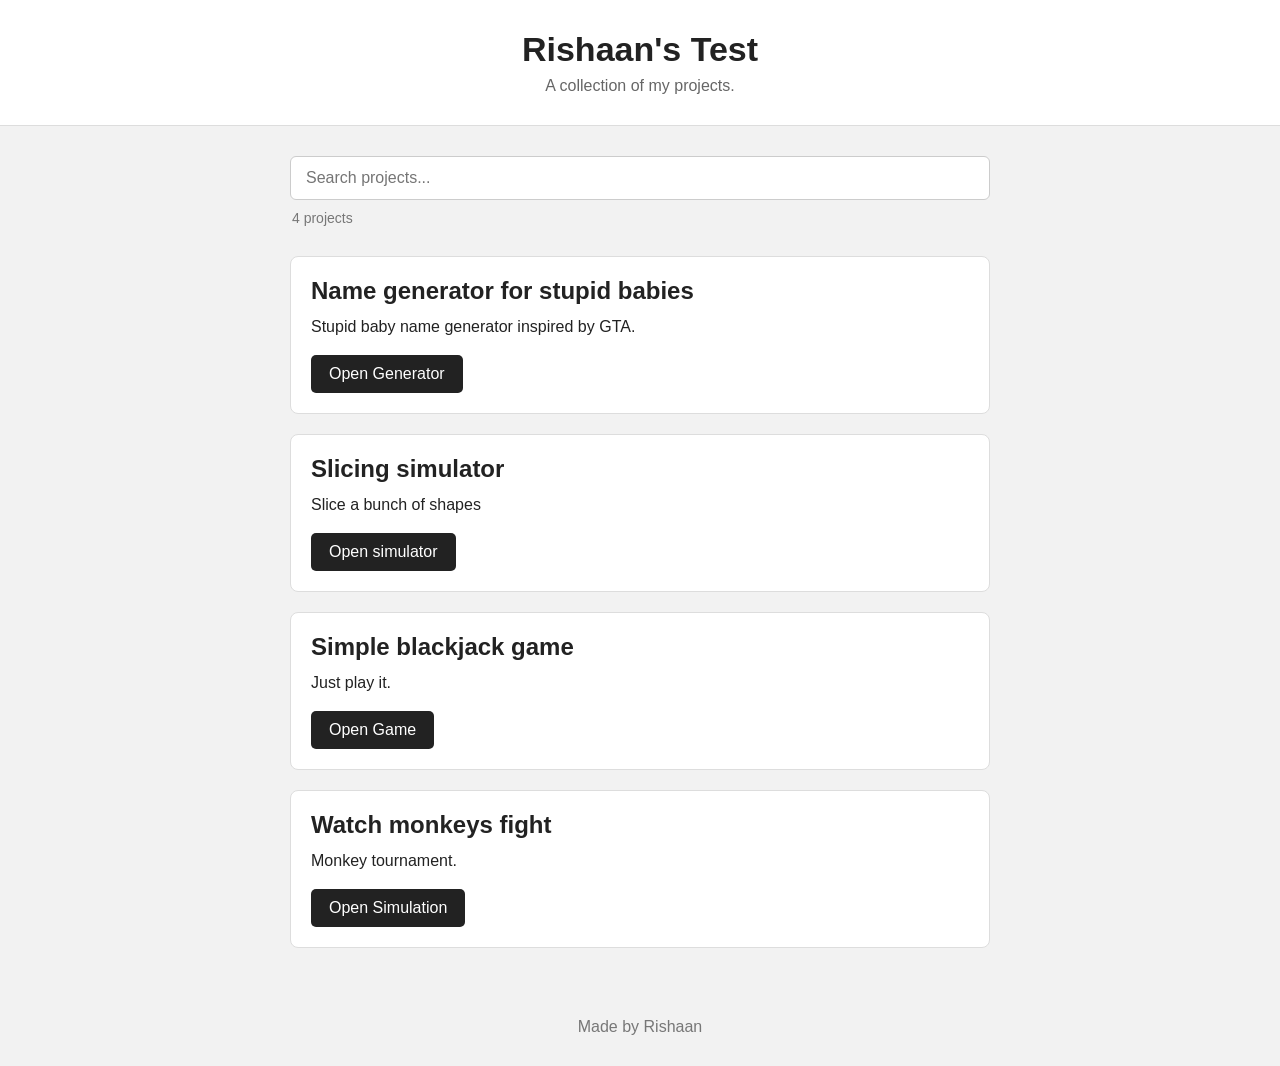
<file: index.html>
<!DOCTYPE html>
<html lang="en">
<head>
    <meta charset="UTF-8">
    <meta name="viewport" content="width=device-width, initial-scale=1.0">

    <title>Rishaan's Test</title>

    <style>
        body {
            margin: 0;
            font-family: Arial, sans-serif;
            background: #f2f2f2;
            color: #222;
        }

        header {
            padding: 30px 20px;
            background: white;
            border-bottom: 1px solid #ddd;
            text-align: center;
        }

        header h1 {
            margin: 0;
            font-size: 34px;
        }

        header p {
            margin: 8px 0 0;
            color: #666;
        }

        .search-area {
            max-width: 700px;
            margin: 30px auto 0;
            padding: 0 20px;
        }

        #projectSearch {
            width: 100%;
            padding: 12px 15px;
            border: 1px solid #ccc;
            border-radius: 6px;
            background: white;
            font-family: Arial, sans-serif;
            font-size: 16px;
        }

        #projectSearch:focus {
            border-color: #222;
            outline: 2px solid #222;
        }

        #resultCount {
            margin: 10px 2px 0;
            color: #777;
            font-size: 14px;
        }

        #noResults {
            display: none;
            margin: 35px 0;
            color: #777;
            text-align: center;
        }

        .container {
            max-width: 700px;
            margin: 30px auto 40px;
            padding: 0 20px;
        }

        .project {
            padding: 20px;
            margin-bottom: 20px;
            border: 1px solid #ddd;
            border-radius: 8px;
            background: white;
        }

        .project h2 {
            margin: 0 0 10px;
        }

        .project p {
            margin: 0 0 16px;
            line-height: 1.5;
        }

        .button {
            display: inline-block;
            padding: 10px 18px;
            border-radius: 5px;
            color: white;
            background: #222;
            text-decoration: none;
            transition: background 0.2s;
        }

        .button:hover {
            background: #444;
        }

        .button:focus-visible {
            outline: 3px solid #999;
            outline-offset: 3px;
        }

        footer {
            padding: 30px;
            color: #777;
            text-align: center;
        }

        @media (max-width: 500px) {
            header h1 {
                font-size: 29px;
            }

            .project {
                padding: 17px;
            }
        }
    </style>
</head>

<body>

<header>
    <h1>Rishaan's Test</h1>
    <p>A collection of my projects.</p>
</header>

<div class="search-area">
    <input
        type="search"
        id="projectSearch"
        placeholder="Search projects..."
        aria-label="Search projects"
        autocomplete="off"
    >

    <p id="resultCount"></p>
</div>

<main class="container" id="projectContainer">

   

    <div class="project">
        <h2>Name generator for stupid babies</h2>

        <p>
            Stupid baby name generator inspired by GTA.
        </p>

        <a class="button" href="gtabrr/">
            Open Generator
        </a>
    </div>

<div class="project">
        <h2>Slicing simulator</h2>

        <p>
            Slice a bunch of shapes
        </p>

        <a class="button" href="ssim/">
            Open simulator
        </a>
    </div>
    
    <div class="project">
        <h2>Simple blackjack game</h2>

        <p>
            Just play it.
        </p>

        <a class="button" href="blackjack/">
            Open Game
        </a>
    </div>

    <div class="project">
        <h2>Watch monkeys fight</h2>

        <p>
            Monkey tournament.
        </p>

        <a class="button" href="mfight/">
            Open Simulation
        </a>
    </div>

    <p id="noResults">
        No projects found.
    </p>

    <!--
    HOW TO ADD ANOTHER PROJECT:

    Copy this section and paste it above the "noResults" paragraph:

    <div class="project">
        <h2>Project Name</h2>

        <p>
            Short description.
        </p>

        <a class="button" href="project-folder/">
            Open Project
        </a>
    </div>

    Then make a folder named:

    project-folder

    Put that project's index.html inside the folder.
    -->

</main>

<footer>
    Made by Rishaan
</footer>

<script>
    const searchBar = document.getElementById("projectSearch");
    const projects = document.querySelectorAll(".project");
    const noResults = document.getElementById("noResults");
    const resultCount = document.getElementById("resultCount");

    function updateSearch() {
        const searchText = searchBar.value.toLowerCase().trim();
        let visibleProjects = 0;

        projects.forEach(function (project) {
            const projectText = project.textContent.toLowerCase();
            const matchesSearch = projectText.includes(searchText);

            if (matchesSearch) {
                project.style.display = "block";
                visibleProjects++;
            } else {
                project.style.display = "none";
            }
        });

        if (visibleProjects === 0) {
            noResults.style.display = "block";
        } else {
            noResults.style.display = "none";
        }

        if (visibleProjects === 1) {
            resultCount.textContent = "1 project";
        } else {
            resultCount.textContent = visibleProjects + " projects";
        }
    }

    searchBar.addEventListener("input", updateSearch);
    

updateSearch();
</script>

</body>
</html>
</file>
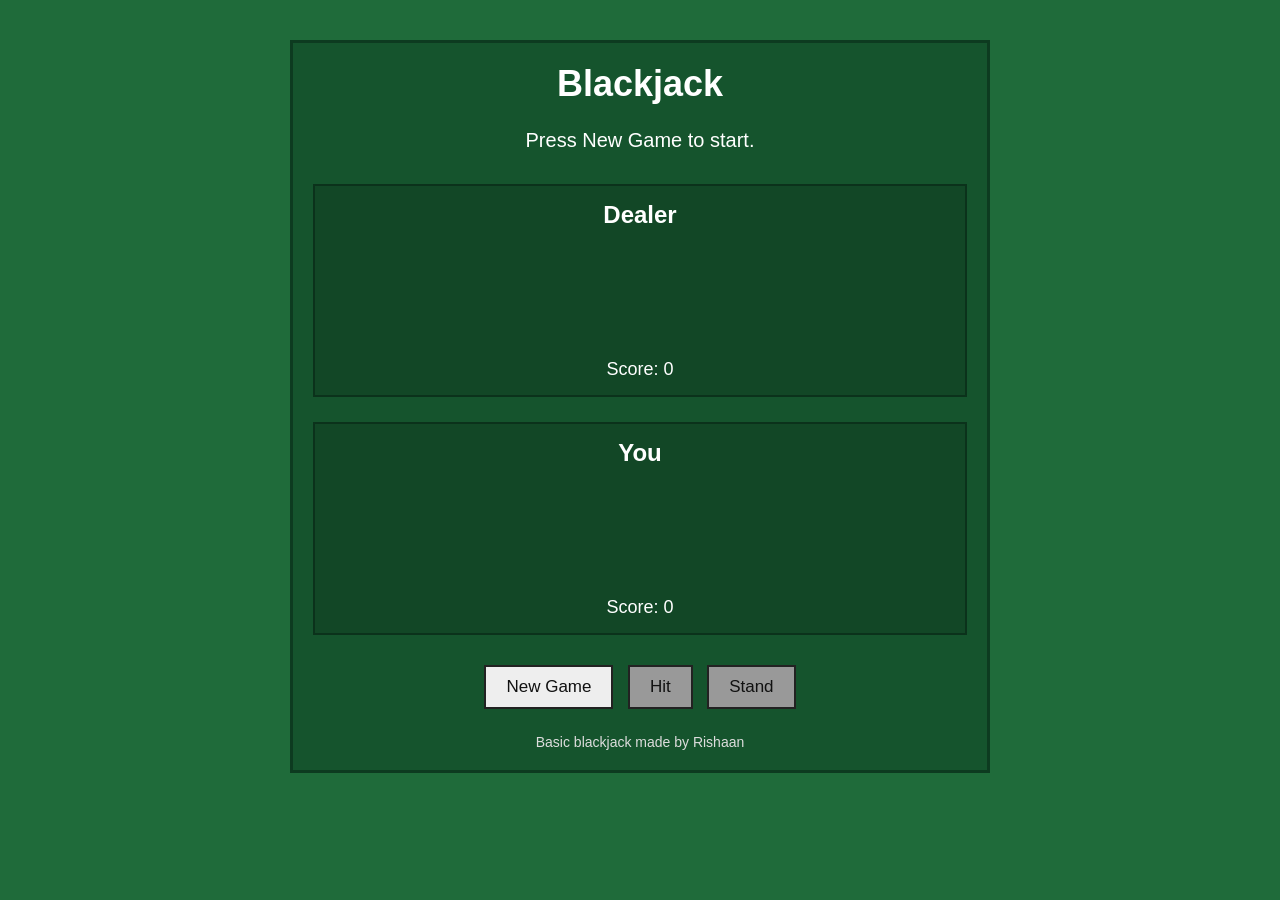
<file: blackjack/Index.html>
<!DOCTYPE html>
<html lang="en">
<head>
  <meta charset="UTF-8">
  <meta name="viewport" content="width=device-width, initial-scale=1.0">
  <title>Blackjack</title>
  <style>
    * {
      box-sizing: border-box;
    }

    body {
      margin: 0;
      font-family: Arial, sans-serif;
      background: #1f6b3a;
      color: white;
      text-align: center;
    }

    .game {
      width: 90%;
      max-width: 700px;
      margin: 40px auto;
      padding: 20px;
      background: #15542d;
      border: 3px solid #0d3b20;
    }

    h1 {
      margin-top: 0;
      font-size: 36px;
    }

    .status {
      min-height: 30px;
      font-size: 20px;
      margin-bottom: 20px;
    }

    .hand {
      margin: 25px 0;
      padding: 15px;
      background: #124726;
      border: 2px solid #0b321b;
    }

    .hand h2 {
      margin-top: 0;
    }

    .cards {
      min-height: 100px;
      display: flex;
      flex-wrap: wrap;
      justify-content: center;
      gap: 10px;
      margin: 10px 0;
    }

    .card {
      width: 70px;
      height: 95px;
      background: white;
      color: black;
      border: 2px solid black;
      border-radius: 5px;
      display: flex;
      align-items: center;
      justify-content: center;
      font-size: 25px;
      font-weight: bold;
    }

    .red {
      color: #c62828;
    }

    .hidden-card {
      background: #244b8a;
      color: white;
    }

    .score {
      font-size: 18px;
      margin-top: 10px;
    }

    button {
      padding: 10px 20px;
      margin: 5px;
      font-size: 17px;
      border: 2px solid #222;
      background: #eeeeee;
      color: #111;
      cursor: pointer;
    }

    button:hover {
      background: #d8d8d8;
    }

    button:disabled {
      background: #999;
      cursor: not-allowed;
    }

    .rules {
      margin-top: 20px;
      font-size: 14px;
      color: #dddddd;
    }
  </style>
</head>
<body>
  <div class="game">
    <h1>Blackjack</h1>

    <div id="status" class="status">Press New Game to start.</div>

    <div class="hand">
      <h2>Dealer</h2>
      <div id="dealerCards" class="cards"></div>
      <div id="dealerScore" class="score">Score: 0</div>
    </div>

    <div class="hand">
      <h2>You</h2>
      <div id="playerCards" class="cards"></div>
      <div id="playerScore" class="score">Score: 0</div>
    </div>

    <div>
      <button id="newGameButton">New Game</button>
      <button id="hitButton" disabled>Hit</button>
      <button id="standButton" disabled>Stand</button>
    </div>

    <div class="rules">
      Basic blackjack made by Rishaan
    </div>
  </div>

  <script>
    const suits = ["♠", "♥", "♦", "♣"];
    const ranks = [
      { name: "A", value: 11 },
      { name: "2", value: 2 },
      { name: "3", value: 3 },
      { name: "4", value: 4 },
      { name: "5", value: 5 },
      { name: "6", value: 6 },
      { name: "7", value: 7 },
      { name: "8", value: 8 },
      { name: "9", value: 9 },
      { name: "10", value: 10 },
      { name: "J", value: 10 },
      { name: "Q", value: 10 },
      { name: "K", value: 10 }
    ];

    let deck = [];
    let playerHand = [];
    let dealerHand = [];
    let gameOver = true;

    const statusText = document.getElementById("status");
    const playerCards = document.getElementById("playerCards");
    const dealerCards = document.getElementById("dealerCards");
    const playerScore = document.getElementById("playerScore");
    const dealerScore = document.getElementById("dealerScore");
    const newGameButton = document.getElementById("newGameButton");
    const hitButton = document.getElementById("hitButton");
    const standButton = document.getElementById("standButton");

    function createDeck() {
      const newDeck = [];

      for (const suit of suits) {
        for (const rank of ranks) {
          newDeck.push({
            suit: suit,
            rank: rank.name,
            value: rank.value
          });
        }
      }

      return newDeck;
    }

    function shuffleDeck() {
      for (let i = deck.length - 1; i > 0; i--) {
        const randomIndex = Math.floor(Math.random() * (i + 1));
        [deck[i], deck[randomIndex]] = [deck[randomIndex], deck[i]];
      }
    }

    function drawCard() {
      return deck.pop();
    }

    function calculateScore(hand) {
      let score = 0;
      let aceCount = 0;

      for (const card of hand) {
        score += card.value;

        if (card.rank === "A") {
          aceCount++;
        }
      }

      while (score > 21 && aceCount > 0) {
        score -= 10;
        aceCount--;
      }

      return score;
    }

    function makeCardElement(card, hidden = false) {
      const cardElement = document.createElement("div");
      cardElement.className = "card";

      if (hidden) {
        cardElement.classList.add("hidden-card");
        cardElement.textContent = "?";
        return cardElement;
      }

      cardElement.textContent = card.rank + card.suit;

      if (card.suit === "♥" || card.suit === "♦") {
        cardElement.classList.add("red");
      }

      return cardElement;
    }

    function updateDisplay(revealDealer = false) {
      playerCards.innerHTML = "";
      dealerCards.innerHTML = "";

      for (const card of playerHand) {
        playerCards.appendChild(makeCardElement(card));
      }

      dealerHand.forEach((card, index) => {
        const shouldHide = index === 1 && !revealDealer && !gameOver;
        dealerCards.appendChild(makeCardElement(card, shouldHide));
      });

      playerScore.textContent = "Score: " + calculateScore(playerHand);

      if (revealDealer || gameOver) {
        dealerScore.textContent = "Score: " + calculateScore(dealerHand);
      } else {
        dealerScore.textContent = "Score: " + dealerHand[0].value;
      }
    }

    function startGame() {
      deck = createDeck();
      shuffleDeck();

      playerHand = [drawCard(), drawCard()];
      dealerHand = [drawCard(), drawCard()];
      gameOver = false;

      hitButton.disabled = false;
      standButton.disabled = false;
      statusText.textContent = "Your turn.";

      updateDisplay();

      const playerTotal = calculateScore(playerHand);
      const dealerTotal = calculateScore(dealerHand);

      if (playerTotal === 21 || dealerTotal === 21) {
        finishGame();
      }
    }

    function hit() {
      if (gameOver) return;

      playerHand.push(drawCard());
      updateDisplay();

      const total = calculateScore(playerHand);

      if (total > 21) {
        endGame("You went over 21. Dealer wins.");
      } else if (total === 21) {
        stand();
      }
    }

    function stand() {
      if (gameOver) return;

      while (calculateScore(dealerHand) < 17) {
        dealerHand.push(drawCard());
      }

      finishGame();
    }

    function finishGame() {
      const playerTotal = calculateScore(playerHand);
      const dealerTotal = calculateScore(dealerHand);

      if (playerTotal > 21) {
        endGame("You went over 21. Dealer wins.");
      } else if (dealerTotal > 21) {
        endGame("Dealer went over 21. You win!");
      } else if (playerTotal > dealerTotal) {
        endGame("You win!");
      } else if (dealerTotal > playerTotal) {
        endGame("Dealer wins.");
      } else {
        endGame("It is a tie.");
      }
    }

    function endGame(message) {
      gameOver = true;
      hitButton.disabled = true;
      standButton.disabled = true;
      statusText.textContent = message;
      updateDisplay(true);
    }

    newGameButton.addEventListener("click", startGame);
    hitButton.addEventListener("click", hit);
    standButton.addEventListener("click", stand);
  </script>
</body>
</html>
</file>
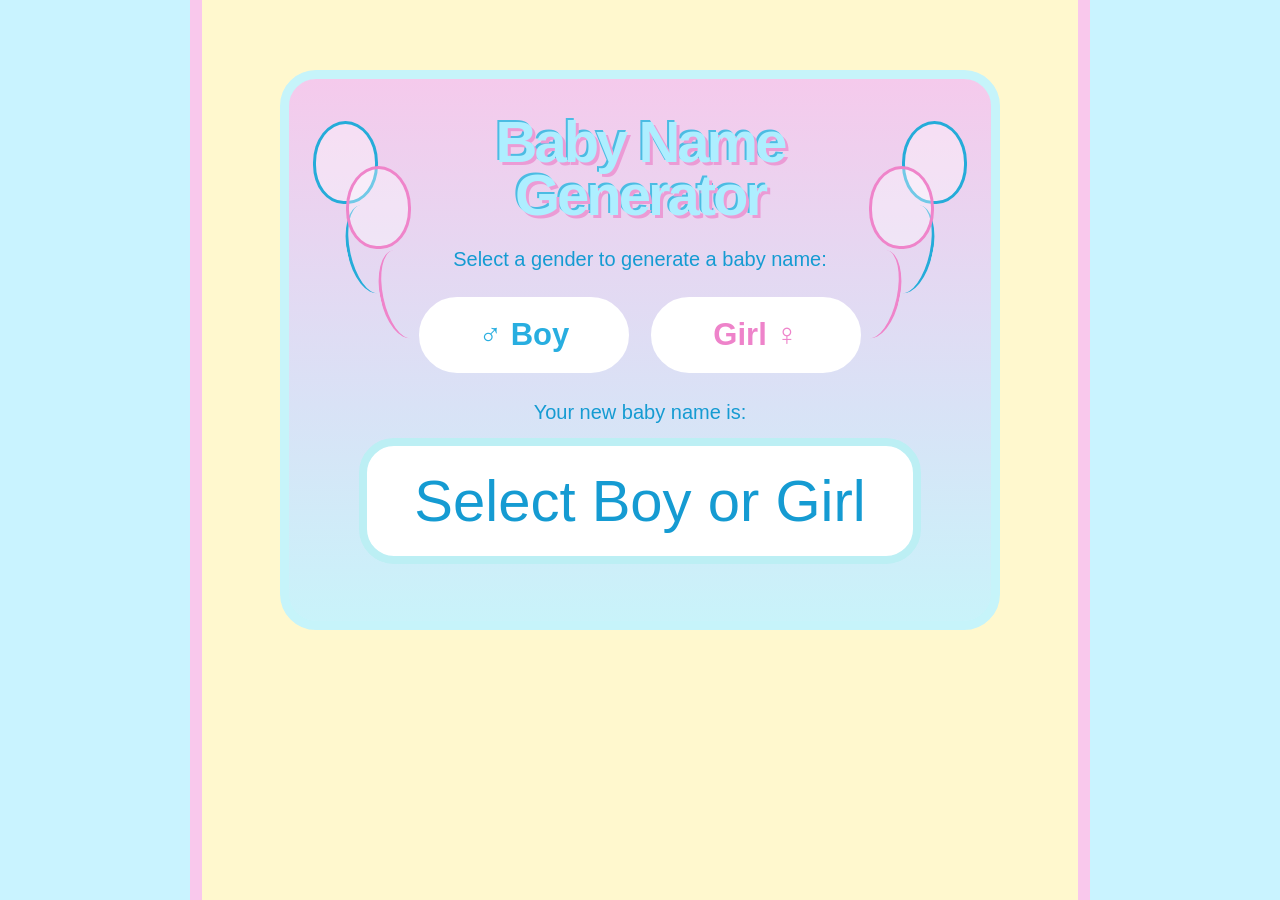
<file: gtabrr/index.html>
<!doctype html>
<html lang="en">
<head>
  <meta charset="UTF-8">
  <meta name="viewport" content="width=device-width, initial-scale=1.0">
  <title>Baby Name Generator</title>
  <style>
    * { box-sizing: border-box; }

    body {
      margin: 0;
      min-height: 100vh;
      color: #159bd2;
      background: #c9f3ff;
      font-family: Arial, Helvetica, sans-serif;
    }

    .page {
      width: min(900px, calc(100% - 32px));
      min-height: 100vh;
      margin: 0 auto;
      padding: 70px 42px;
      background: #fff8ce;
      border-left: 12px solid #f9c8ec;
      border-right: 12px solid #f9c8ec;
    }

    .generator {
      position: relative;
      max-width: 720px;
      min-height: 560px;
      margin: 0 auto;
      padding: 36px 70px 50px;
      text-align: center;
      border: 9px solid #c6f4fa;
      border-radius: 36px;
      background: linear-gradient(#f5caec 0%, #d9e2f6 60%, #c9f3fa 100%);
    }

    h1 {
      margin: 0 90px 24px;
      color: #aeeeff;
      font-size: 58px;
      line-height: .92;
      letter-spacing: -3px;
      text-shadow: 3px 3px 0 #eb9bd5, -2px -2px 0 #4bbce3;
    }

    .intro { margin: 0 0 24px; font-size: 20px; line-height: 1.35; }

    .balloons { position: absolute; top: 42px; width: 105px; height: 210px; }
    .balloons.left { left: 20px; }
    .balloons.right { right: 20px; transform: scaleX(-1); }
    .balloon { position: absolute; width: 65px; height: 83px; border: 3px solid; border-radius: 50% 50% 47% 47%; background: rgba(255,255,255,.35); }
    .balloon::after { content: ""; position: absolute; left: 31px; top: 80px; width: 42px; height: 90px; border-left: 3px solid currentColor; border-radius: 50%; transform: rotate(-12deg); }
    .balloon.blue { left: 4px; color: #25acd9; }
    .balloon.pink { top: 45px; left: 37px; color: #ef84ca; }

    .choices { display: flex; justify-content: center; gap: 22px; margin: 22px 0 28px; }
    .gender {
      width: 210px;
      padding: 13px 20px;
      border: 7px solid #fff;
      border-radius: 50px;
      font-size: 31px;
      font-weight: bold;
      cursor: pointer;
      background: #fff;
    }
    .gender.boy { color: #28aee0; }
    .gender.girl { color: #ee83ca; }
    .gender:hover, .gender:focus-visible { border-color: #bceff5; outline: 0; }
    .gender.selected { border-color: #a9eaf2; }

    .label { margin: 0 0 14px; font-size: 20px; }
    .result {
      display: grid;
      place-items: center;
      min-height: 126px;
      padding: 20px;
      border: 8px solid #bceff4;
      border-radius: 35px;
      color: #159bd2;
      background: #fff;
      font-size: clamp(38px, 7vw, 58px);
      overflow-wrap: anywhere;
    }

    .again {
      margin-top: 18px;
      padding: 9px 22px;
      border: 2px solid #83d3e5;
      border-radius: 8px;
      color: #178fc0;
      background: #eafcff;
      font-size: 15px;
      cursor: pointer;
    }
    .again:hover { background: #fff; }

    @media (max-width: 650px) {
      .page { width: 100%; padding: 28px 12px; border-width: 6px; }
      .generator { min-height: 520px; padding: 30px 18px 40px; border-width: 6px; border-radius: 25px; }
      h1 { margin: 0 62px 22px; font-size: 43px; }
      .balloons { top: 35px; transform: scale(.7); transform-origin: top left; }
      .balloons.left { left: 4px; }
      .balloons.right { right: -25px; transform: scaleX(-1) scale(.7); }
      .intro { margin-top: 35px; font-size: 18px; }
      .choices { gap: 10px; }
      .gender { width: 45%; padding: 10px; font-size: 25px; }
    }
  </style>
</head>
<body>
  <main class="page">
    <section class="generator">
      <div class="balloons left" aria-hidden="true"><span class="balloon blue"></span><span class="balloon pink"></span></div>
      <div class="balloons right" aria-hidden="true"><span class="balloon blue"></span><span class="balloon pink"></span></div>

      <h1>Baby Name Generator</h1>
      <p class="intro">Select a gender to generate a baby name:</p>

      <div class="choices">
        <button class="gender boy" id="boy" type="button">♂ Boy</button>
        <button class="gender girl" id="girl" type="button">Girl ♀</button>
      </div>

      <p class="label">Your new baby name is:</p>
      <div class="result" id="result" aria-live="polite">Select Boy or Girl</div>
      <button class="again" id="again" type="button" hidden>Generate another</button>
    </section>
  </main>

  <script>
    const boyNames = [
      'Tung Tung Sahur','Tralalero Tralala','Bombardiro Crocodilo',
      'Cappuccino Assassino','Brr Brr Patapim','Lirili Larila',
      'Chimpanzini Bananini','Bombombini Gusini','Trippi Troppi',
      'Bobrito Bandito','Frigo Camelo','Blueberrinni Octopussini',
      'Orangutini Ananasini','Gorillo Watermelondrillo','Rhino Toasterino',
      'Espressino Signorino','Mozzarello Goblino','Spaghettino Bambino',
      'Croissantini Linguini','Tortellini Dragonini','Pepperoni Penguinoni',
      'Skibidi Bartholomew','Ohio Cornelius','Sigma Gigachadino',
      'Rizzlord Reginald','Fanum Tax Frederick','Mewing Maximilian',
      'Goofy Ahh Gilbert','Quandale Dingle','Skibidus Johnson',
      'John Pork','Lebron James Junior','Mr Beastington',
      'Grimace Shake Gary','Sussy Baka Benjamin','Amongus Amadeus',
      'Impostor Theodore','Backrooms Brandon','Gigachad Gregory',
      'NPC Nathaniel','Side Quest Sebastian','Main Character Marcus',
      'Aura Farming Austin','Negative Aura Norman','W Rizz William',
      'Sigma Ohio Walter','Baby Gronk Bartholomew','Livvy Dunne Larry',
      'Mango Mango Mango','Bing Chilling Billy','IShowSpeedington',
      'Kai Cenat Junior','Freddy Fazbearington','Huggy Wuggy Harold',
      'Poppy Playtime Pete','Skibidi Toilet Timothy','Camera Man Carl',
      'Speaker Man Samuel','TV Man Terrence','Titan Cameroni',
      'Tung Tung Tralalero','Bombardiro Patapim','Crocodilo Bananini',
      'Gusini Sahur','Capybara Gigachadino','Sigma Cappuccino',
      'Ohio Assassino','Rizzler Crocodilo','Fanum Taxini',
      'Mewing Linguini','Skibidi Spaghettini','Gooberino Bambino',
      'Yapmaster Yappington','Bro Really Said That','Chat Is This Real',
      'Lil Bro Thinks','Bludington Jones','Unc Status Ulrich',
      'Cooked Christopher','Locked In Lorenzo','Delulu Demetrius',
      'Glazington III','Crashout Craig','Aura Maxxer Alex',
      'RDO Sahur','Tung Tung Das','Skibidi Rishbot','Brainrot Benjamin',
      'Italiano Ohio','Tralalero Junior','Bananini Bob','Crocodilo Craig',
      'Patapim Patrick','Gusini Gavin','Sahur Simon','Toilet Theodore'
    ];

    const girlNames = [
      'Ballerina Cappuccina','Trulimero Trulicina','La Vaca Saturno Saturnita',
      'Bananita Dolfinita','Cappuccina Bananina','Mozzarella Ballerina',
      'Tralalera Tralala','Bombardira Crocodila','Patapima Bananina',
      'Lirilina Larila','Chimpanzina Bananina','Bombombina Gusina',
      'Trippa Troppa','Bobrita Bandita','Friga Camela',
      'Blueberrinna Octopussina','Orangutina Ananasina','Gorilla Watermelonella',
      'Espressina Signorina','Spaghettina Bambina','Croissantina Linguina',
      'Tortellina Dragonina','Pepperonina Penguinina','Skibidi Bartholomea',
      'Ohio Cornelia','Sigma Gigachadina','Rizzler Regina',
      'Fanum Tax Fiona','Mewing Mia','Goofy Ahh Gabriella',
      'Quandale Dingleberry','Sussy Baka Bella','Amongus Amelia',
      'Impostor Isabella','Backrooms Brianna','Gigachad Georgia',
      'NPC Natalia','Side Quest Sophia','Main Character Madison',
      'Aura Farming Ava','Negative Aura Nora','W Rizz Wendy',
      'Sigma Ohio Olivia','Baby Gronk Brenda','Livvy Dunne Linda',
      'Mango Mango Maya','Bing Chilling Bianca','Grimace Shake Grace',
      'Poppy Playtime Penelope','Skibidi Toilet Talia','Camera Woman Caroline',
      'Speaker Woman Samantha','TV Woman Victoria','Titan Camerina',
      'Tung Tung Ballerina','Cappuccina Patapima','Crocodila Bananina',
      'Gusina Sahur','Capybara Gigachadina','Sigma Cappuccina',
      'Ohio Ballerina','Rizzlerina Crocodila','Fanum Taxina',
      'Mewing Linguina','Skibidi Spaghettina','Gooberina Bambina',
      'Yapmaster Yappington','Chat Is This Real','Girl Really Said That',
      'Lil Bro Thinks','Bludina Jones','Auntie Status Audrey',
      'Cooked Catherine','Locked In Lola','Delulu Diana',
      'Glazing Queen III','Crashout Chloe','Aura Maxxer Alice',
      'RDO Cappuccina','Tung Tung Tessa','Skibidi Rishbot',
      'Brainrot Brianna','Italiana Ohio','Tralalera Junior',
      'Bananina Bella','Crocodila Claire','Patapima Patricia',
      'Gusina Gia','Sahur Serena','Toilet Theodora','Princess Brainrot'
    ];

    const boyFirstParts = [
      'Tung Tung Tung Sahur','Tralalero','Bombardiro','Crocodilo','Patapim',
      'Chimpanzini','Bananini','Bombombini','Gusini','Trippi Troppi',
      'Skibidi','Ohio','Sigma','Rizzler','Fanum Tax','Mewing','Gigachad',
      'Quandale','John Pork','Baby Gronk','Grimace Shake','Amongus','Impostor',
      'Backrooms','NPC','Side Quest','Main Character','Aura Farmer','Crashout',
      'Locked In','Negative Aura','Goofy Ahh','Yapmaster','Unc Status',
      'Cooked','Delulu','Mango Mango Mango','Bing Chilling','Camera Man',
      'Speaker Man','TV Man','Titan Cameraman','Freddy Fazbear','Huggy Wuggy',
      'Capybara','Spaghettino','Mozzarello','Pepperoni','Espressino'
    ];

    const boyLastParts = [
      'Mason 67','Bartholomew III','McRizz','Ohio Junior','Sahurson',
      'Bananini 9000','Gigachadino','Cappuccino','Assassino','Dingle',
      'Porkington','Maximus Prime','The Rizzler','Aura Maxxer','Tax Collector',
      'Sigma Pants','Toiletson','Crocodilo Junior','Patapim Senior','Brainrot IV',
      'W Rizz','No Aura','Sidequest Jones','Yappington','Bambino',
      'Linguini','Dragonini','Penguinoni','Toasterino','Goblino',
      'Watermelondrillo','Ananasini','Octopussini','Camelino','Bandito'
    ];

    const girlFirstParts = [
      'Ballerina Cappuccina','Tralalera','Bombardira','Crocodila','Patapima',
      'Chimpanzina','Bananina','Bombombina','Gusina','Trippa Troppa',
      'Skibidi','Ohio','Sigma','Rizzlerina','Fanum Taxina','Mewing','Gigachadina',
      'Quandalia','Jane Pork','Baby Gronkina','Grimace Shake','Amongus','Impostora',
      'Backrooms','NPC','Side Quest','Main Character','Aura Farmer','Crashout',
      'Locked In','Negative Aura','Goofy Ahh','Yap Queen','Auntie Status',
      'Cooked','Delulu','Mango Mango Maya','Bing Chilling','Camera Woman',
      'Speaker Woman','TV Woman','Titan Camerawoman','Freddy Fazbearina',
      'Capybara','Spaghettina','Mozzarella','Pepperonina','Espressina'
    ];

    const girlLastParts = [
      'Madison 67','Bartholomea III','McRizz','Ohio Junior','Sahurina',
      'Bananina 9000','Gigachadina','Cappuccina','Assassina','Dinglina',
      'Porkington','Maxima Prime','The Rizzlerina','Aura Maxxer','Tax Collector',
      'Sigma Pants','Toiletina','Crocodila Junior','Patapima Senior','Brainrot IV',
      'W Rizz','No Aura','Sidequest Jones','Yappington','Bambina',
      'Linguina','Dragonina','Penguinina','Toasterina','Goblina',
      'Watermelonella','Ananasina','Octopussina','Camelina','Bandita'
    ];

    function addBrainrotCombinations(target, firstParts, lastParts) {
      for (let firstIndex = 0; firstIndex < firstParts.length; firstIndex++) {
        for (let lastIndex = 0; lastIndex < lastParts.length; lastIndex++) {
          // Use a repeatable pattern to create hundreds of combinations
          // without making every possible name feel almost identical.
          if ((firstIndex * 3 + lastIndex * 5) % 4 !== 0) {
            target.push(`${firstParts[firstIndex]} ${lastParts[lastIndex]}`);
          }
        }
      }
    }

    addBrainrotCombinations(boyNames, boyFirstParts, boyLastParts);
    addBrainrotCombinations(girlNames, girlFirstParts, girlLastParts);

    boyNames.push(
      'Tung Tung Tung Sahur Mason 67','Mason 67 Sahur','Mason Sixty Seven',
      'Tung Tung Mason','Sahur Mason 67 Junior','Skibidi Mason 67',
      'Bombardiro Mason 67','Tralalero Mason 67','Ohio Mason 67',
      'Sigma Mason 67','Mason 67 Gigachadino','Mason 67 McRizz',
      'Tung Tung Tung Tung Tung Sahur','Sahur Sahur Sahur Mason',
      '67 Tralalero Drive','Mason Patapim The 67th','Masonius Sixtysevenini',
      'LeBronzo Tralalero','IShowMeatball Spaghettini','Kai Cenatini',
      'Duke Dennisini','CaseOh Raviolini','Goofy Goobertson',
      'Sir Yaps A Lot','Lord Farquaad Ohio III','Sussy Impostorini',
      'Chopped Chin Chad','Low Taper Fade Lorenzo','Massive Aura Mason'
    );

    girlNames.push(
      'Tung Tung Tung Sahur Madison 67','Madison 67 Sahur','Madison Sixty Seven',
      'Ballerina Madison 67','Cappuccina Madison 67','Skibidi Madison 67',
      'Bombardira Madison 67','Tralalera Madison 67','Ohio Madison 67',
      'Sigma Madison 67','Madison 67 Gigachadina','Madison 67 McRizz',
      'Tung Tung Ballerina Sahur','Sahur Sahur Sahur Madison',
      '67 Cappuccina Lane','Madison Patapima The 67th','Madisonia Sixtysevenina',
      'Livvy Bananina','Grimace Shakina','Quandalia Dingleton',
      'Duchess Yaps A Lot','Queen Ohio III','Sussy Impostorina',
      'Low Taper Fade Lola','Massive Aura Madison','Ballerina Brainrotina'
    );

    const easterEggNames = ['Rishaan Das', 'Jitesh Balasubramanian'];

    let selectedGender = '';
    let previousName = '';

    function generateName(gender) {
      selectedGender = gender;
      const list = gender === 'boy' ? boyNames : girlNames;
      let name;
      do {
        // A small chance of finding one of the two hidden names.
        name = Math.random() < 1 / 75
          ? easterEggNames[Math.floor(Math.random() * easterEggNames.length)]
          : list[Math.floor(Math.random() * list.length)];
      }
      while (name === previousName && list.length > 1);

      previousName = name;
      document.getElementById('result').textContent = name;
      document.getElementById('again').hidden = false;
      document.getElementById('boy').classList.toggle('selected', gender === 'boy');
      document.getElementById('girl').classList.toggle('selected', gender === 'girl');
    }

    document.getElementById('boy').addEventListener('click', () => generateName('boy'));
    document.getElementById('girl').addEventListener('click', () => generateName('girl'));
    document.getElementById('again').addEventListener('click', () => generateName(selectedGender));
  </script>
</body>
</html>
</file>
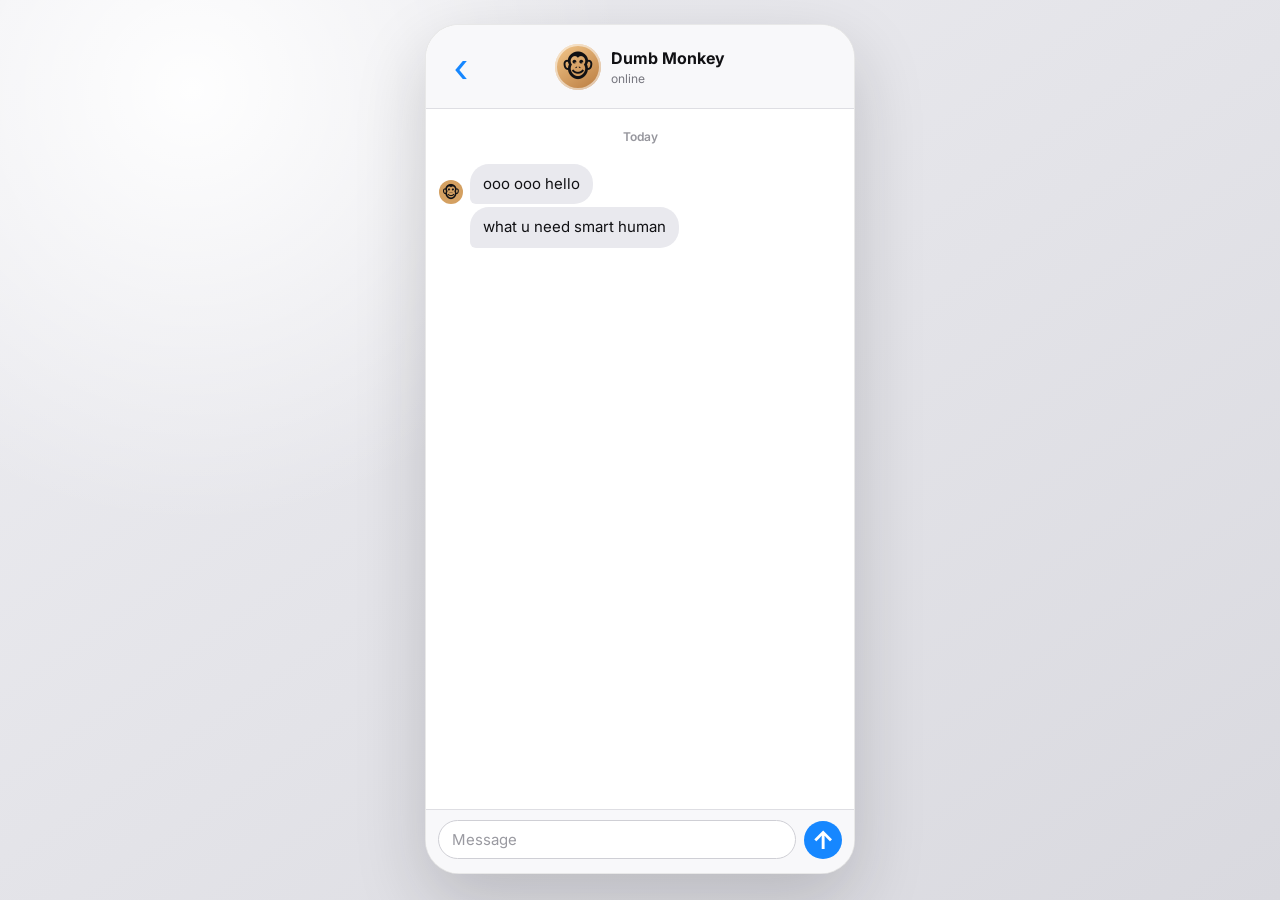
<file: mchat/index.html>
<!DOCTYPE html>
<html lang="en">
<head>
  <meta charset="UTF-8" />
  <meta name="viewport" content="width=device-width, initial-scale=1.0" />
  <meta name="theme-color" content="#f4f4f6" />
  <title>Dumb Monkey</title>
  <link rel="preconnect" href="https://fonts.googleapis.com">
  <link rel="preconnect" href="https://fonts.gstatic.com" crossorigin>
  <link href="https://fonts.googleapis.com/css2?family=Inter:wght@400;500;600;700&display=swap" rel="stylesheet">
  <link rel="stylesheet" href="styles.css" />
</head>
<body>
  <main class="phone-shell">
    <header class="chat-header">
      <button class="icon-button" aria-label="Go back" type="button">
        <span aria-hidden="true">‹</span>
      </button>

      <div class="profile">
        <div class="avatar" aria-hidden="true">🐵</div>
        <div>
          <h1>Dumb Monkey</h1>
          <p id="statusText">online</p>
        </div>
      </div>

      <div class="header-spacer" aria-hidden="true"></div>
    </header>

    <section id="chat" class="chat" aria-live="polite" aria-label="Conversation">
      <div class="day-label">Today</div>

      <div class="message-row monkey">
        <div class="mini-avatar" aria-hidden="true">🐵</div>
        <div class="bubble monkey-bubble">ooo ooo hello</div>
      </div>

      <div class="message-row monkey">
        <div class="mini-avatar ghost" aria-hidden="true">🐵</div>
        <div class="bubble monkey-bubble">what u need smart human</div>
      </div>
    </section>

    <form id="messageForm" class="composer">
      <label class="message-box">
        <span class="sr-only">Message Dumb Monkey</span>
        <textarea
          id="messageInput"
          rows="1"
          maxlength="1200"
          placeholder="Message"
          autocomplete="off"
        ></textarea>
      </label>

      <button id="sendButton" class="send-button" type="submit" aria-label="Send message">
        ↑
      </button>
    </form>
  </main>

  <script src="config.js"></script>
  <script src="app.js"></script>
</body>
</html>
</file>
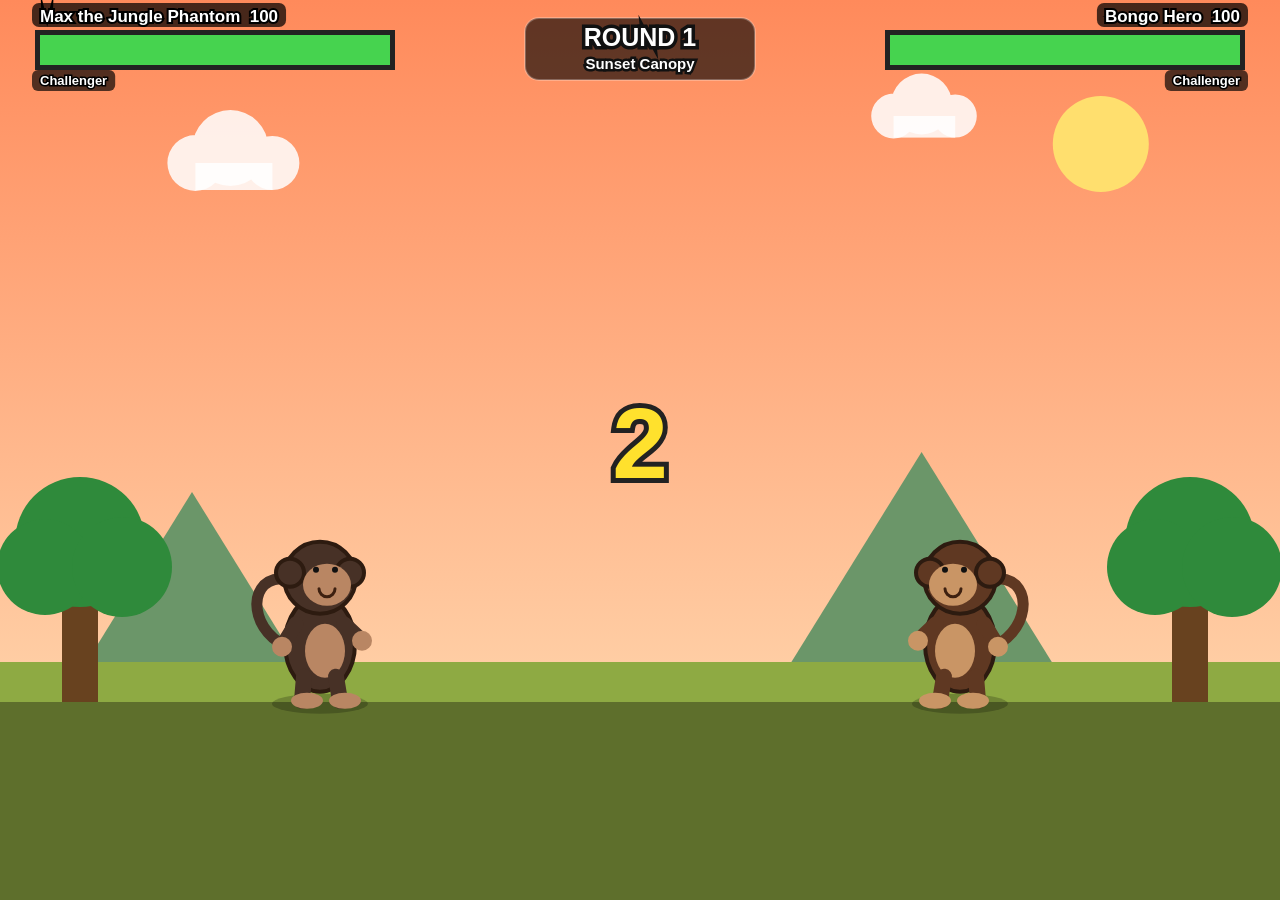
<file: mfight/index.html>
<!DOCTYPE html>
<html lang="en">
<head>
<meta charset="UTF-8">
<meta name="viewport" content="width=device-width, initial-scale=1.0">
<title>Monkey Champion Battle - Equal Fighters</title>
<style>
  * { box-sizing: border-box; }
  body {
    margin: 0;
    overflow: hidden;
    background: #87ceeb;
    font-family: Arial, sans-serif;
    user-select: none;
  }
  canvas { display: block; }
  #restartButton {
    position: fixed;
    left: 50%;
    top: 70%;
    transform: translate(-50%, -50%);
    padding: 14px 28px;
    border: 3px solid #222;
    border-radius: 10px;
    background: white;
    font-size: 20px;
    font-weight: bold;
    cursor: pointer;
    display: none;
    box-shadow: 0 5px 0 #222;
  }
  #restartButton:active {
    transform: translate(-50%, calc(-50% + 4px));
    box-shadow: 0 1px 0 #222;
  }

#bracketButton{
position:fixed;right:20px;bottom:20px;padding:10px 18px;font-size:18px;
display:none;border:2px solid #222;border-radius:8px;background:#fff;cursor:pointer;
}
#bracketPanel{
position:fixed;right:20px;top:20px;width:min(360px,calc(100vw - 40px));
max-height:75vh;overflow:auto;background:rgba(255,255,255,.97);
border:3px solid #222;border-radius:10px;padding:16px;display:none;
font-family:Arial,sans-serif;z-index:20;color:#222;
}
#bracketPanel h3{margin:0 35px 12px 0;font-size:23px;}
#bracketList div{padding:4px 0;line-height:1.35;}
#closeBracketButton{
position:absolute;right:9px;top:7px;width:32px;height:32px;border:0;
background:transparent;font-size:28px;cursor:pointer;line-height:28px;
}



#restartButton, #bracketButton {
  text-shadow: 0 1px 0 rgba(255,255,255,.8);
}
</style>
</head>
<body>
<canvas id="gameCanvas"></canvas>
<button id="restartButton">Next Fight</button>

<button id="bracketButton">Tournament Log</button>
<div id="bracketPanel">
  <button id="closeBracketButton" aria-label="Close bracket">×</button>
  <h3>Tournament Log</h3>
  <div id="bracketList"><p>No completed fights yet.</p></div>
</div>

<script>
const canvas = document.getElementById("gameCanvas");
const ctx = canvas.getContext("2d");
const restartButton=document.getElementById("restartButton");
const bracketHistory=[];

let audioContext = null;
let soundEnabled = true;

function initAudio() {
  if (!audioContext) {
    audioContext = new (window.AudioContext || window.webkitAudioContext)();
  }
  if (audioContext.state === "suspended") {
    audioContext.resume();
  }
}

function playTone(frequency, duration = 0.08, type = "square", volume = 0.08, slideTo = null) {
  if (!soundEnabled) return;
  initAudio();

  const oscillator = audioContext.createOscillator();
  const gain = audioContext.createGain();
  const now = audioContext.currentTime;

  oscillator.type = type;
  oscillator.frequency.setValueAtTime(frequency, now);

  if (slideTo !== null) {
    oscillator.frequency.exponentialRampToValueAtTime(
      Math.max(20, slideTo),
      now + duration
    );
  }

  gain.gain.setValueAtTime(volume, now);
  gain.gain.exponentialRampToValueAtTime(0.001, now + duration);

  oscillator.connect(gain);
  gain.connect(audioContext.destination);

  oscillator.start(now);
  oscillator.stop(now + duration);
}

function playPunchSound() {
  playTone(150, 0.07, "square", 0.09, 70);
}

function playKickSound() {
  playTone(110, 0.11, "sawtooth", 0.1, 45);
}

function playBlockSound() {
  playTone(520, 0.06, "square", 0.06, 330);
  setTimeout(() => playTone(740, 0.05, "square", 0.04, 500), 35);
}

function playCountdownSound() {
  playTone(440, 0.12, "sine", 0.07);
}

function playWinnerSound() {
  playTone(523, 0.16, "sine", 0.08);
  setTimeout(() => playTone(659, 0.16, "sine", 0.08), 170);
  setTimeout(() => playTone(784, 0.28, "sine", 0.09), 340);
}

document.addEventListener("pointerdown", initAudio, { once: true });


let width, height, groundY;
let previousTime = performance.now();

function resizeCanvas() {
  width = innerWidth;
  height = innerHeight;
  canvas.width = width;
  canvas.height = height;
  groundY = height * 0.78;
}
addEventListener("resize", resizeCanvas);
resizeCanvas();

const monkeyNames = [
"Banana Bandit",
"Coconut Kong",
"Jungle Jack",
"Mango Mike",
"Cheeky Chimp",
"Bongo Banana",
"King Plantain",
"Monkey McGee",
"Peanut Primate",
"Captain Coconut",
"Gorilla Greg",
"Swinging Sammy",
"Banana Bob",
"Jungle Joe",
"Chimpy Charlie",
"Mighty Momo",
"Vine Victor",
"Cocoa Kong",
"Bamboo Bruno",
"Primate Pete",
"Monkey Max",
"Banana Bruno",
"Jungle Jester",
"Chimp Champion",
"Treetop Tony",
"Funky Monkey",
"Coconut Crusher",
"Banana Bruiser",
"Vine Viper",
"Mango Mayhem",
"Plantain Puncher",
"Treetop Titan",
"Barrel Barry",
"Jungle Jasper",
"Banana Blitz",
"Chimpzilla",
"Sir Bananas",
"Professor Primate",
"Captain Chimp",
"General Gorilla",
"Tiny Tamarin",
"Macaque Max",
"Howler Hank",
"Bobo the Brave",
"Congo Carl",
"Banana Beast",
"Tree Top Tim",
"Mango Marshal",
"King Koko",
"Captain Canopy",
"Forest Fred",
"Palm Pete",
"Banana Bonk",
"Chimp Chaser",
"Crazy Coco",
"Banana Biscuit",
"Lord Lemur",
"Monkey Meteor",
"Rocket Rango",
"Turbo Tamarin",
"Cannon Chimp",
"Sneaky Simi",
"Alpha Ape",
"Omega Orang",
"Banana Bolt",
"Banana Boom",
"Colonel Coconut",
"Major Monkey",
"Doctor Banana",
"Jungle Jet",
"Tree Swing Steve",
"Captain Peel",
"Monkey Maverick",
"Vine Vandal",
"Coco Crusher",
"Bamboo Brawler",
"Raging Rhesus",
"Mischief Mike",
"Banana Baron",
"King Canopy",
"Swing Sultan",
"Palm Phantom",
"Jungle Knight",
"Coco Comet",
"Banana Ninja",
"Shadow Chimp",
"Wild Winston",
"Barrel Boss",
"Monkey Matrix",
"Golden Gorilla",
"Storm Swinger",
"Forest Fury",
"Banana Rocket",
"Primate Prime",
"Tree Titan",
"Banana Blaster",
"Captain Chaos",
"Monkey Monarch",
"Iron Ape",
"Silver Simian",
"Bronze Baboon",
"Electric Orangutan",
"Cosmic Chimp",
"Meteor Monkey",
"Thunder Tail",
"Jungle Giant",
"Banana Knight",
"Mango Master"
];

const styles = [
  { color: "#8b552a", faceColor: "#e0b27d" },
  { color: "#5f3822", faceColor: "#c99565" },
  { color: "#9a6236", faceColor: "#e5b982" },
  { color: "#4e3325", faceColor: "#bc8a61" },
  { color: "#75503a", faceColor: "#d5a979" },
  { color: "#2f2f35", faceColor: "#a69b91" },
  { color: "#b06a3c", faceColor: "#f0c491" },
  { color: "#6f4b2f", faceColor: "#d8ae7c" },
  { color: "#473126", faceColor: "#b98663" },
  { color: "#8f4633", faceColor: "#d89d74" },
  { color: "#364a2d", faceColor: "#a9b78c" },
  { color: "#54406d", faceColor: "#b8a4cd" }
];

function randomItem(array) {
  return array[Math.floor(Math.random() * array.length)];
}

const nameStarts = [
 "Rishaan",
  "Banana",
  "Coconut",
  "Mango",
  "Jungle",
  "Vine",
  "Bamboo",
  "Barrel",
  "Canopy",
  "Treetop",
  "Cocoa",
  "Plantain",
  "Palm",
  "Forest",
  "Thunder",
  "Rocket",
  "Shadow",
  "Golden",
  "Iron",
  "Cosmic",
  "Storm",
  "Turbo",
  "Wild",
  "Sneaky",
  "Mighty",
  "Crazy",
  "Electric",
  "Silver",
  "Bronze",
  "Funky",
  "Raging",
  "Royal",
  "Mystic",
  "Blazing",
  "Frozen",
  "Savage",
  "Lucky",
  "Neon",
  "Ancient",
  "Lunar",
  "Solar",
  "Crimson",
  "Emerald",
  "Obsidian",
  "Diamond",
  "Mega",
  "Ultra",
  "Hyper",
  "Chaos",
  "Phantom",
  "Inferno",
  "Frost",
  "Toxic",
  "Nuclear",
  "Thunderous",
  "Ruby",
  "Sapphire",
  "Topaz",
  "Jade",
  "Onyx",
  "Quartz",
  "Granite",
  "Marble",
  "Rainforest",
  "River",
  "Waterfall",
  "Mountain",
  "Canyon",
  "Lagoon",
  "Island",
  "Temple",
  "Ruins",
  "Totem",
  "Drum",
  "Bongo",
  "Tropical",
  "Papaya",
  "Guava",
  "Pineapple",
  "Avocado",
  "Peach",
  "Berry",
  "Melon",
  "Kiwi",
  "Dragonfruit",
  "Moonlight",
  "Sunrise",
  "Twilight",
  "Midnight",
  "Starlight",
  "Comet",
  "Galaxy",
  "Meteor",
  "Nova",
  "Orbit",
  "Gravity",
  "Blizzard",
  "Cyclone",
  "Hurricane",
  "Lightning",
  "Earthquake",
  "Avalanche",
  "Tsunami",
  "Fireball",
  "Volcano",
  "Pixel",
  "Laser",
  "Robot",
  "Cyber",
  "Digital",
  "Arcade",
  "Glitch",
  "Turbocharged",
  "Super",
  "Maximum",
  "Supreme",
  "Ultimate",
  "Unstoppable",
  "Legendary"
];

const nameEnds = [
 "Das",
  "Bandit",
  "Kong",
  "Crusher",
  "Bruiser",
  "Blaster",
  "Brawler",
  "Boss",
  "Knight",
  "Ninja",
  "Titan",
  "Champion",
  "Meteor",
  "Master",
  "Maverick",
  "Monarch",
  "Phantom",
  "Viper",
  "Rocket",
  "Rumble",
  "Puncher",
  "Swinger",
  "Stomper",
  "Striker",
  "Warrior",
  "Wizard",
  "Wrecker",
  "Howler",
  "Chomper",
  "Bonker",
  "Boomer",
  "Dasher",
  "Dodger",
  "Fury",
  "Legend",
  "Destroyer",
  "Dynamo",
  "Gladiator",
  "Crusher",
  "Cyclone",
  "Havoc",
  "Rascal",
  "Ruler",
  "Samurai",
  "Shocker",
  "Specter",
  "Stinger",
  "Tempest",
  "Tornado",
  "Troublemaker",
  "Victory",
  "Bouncer",
  "Scrapper",
  "Rambler",
  "Ripper",
  "Roarer",
  "Rumbler",
  "Smasher",
  "Clobberer",
  "Walloper",
  "Whacker",
  "Bopper",
  "Bumper",
  "Jumper",
  "Leaper",
  "Flipper",
  "Spinner",
  "Tumbler",
  "Climber",
  "Glider",
  "Drifter",
  "Rider",
  "Raider",
  "Ranger",
  "Hunter",
  "Scout",
  "Captain",
  "Commander",
  "Chief",
  "Guardian",
  "Defender",
  "Challenger",
  "Contender",
  "Hero",
  "Ace",
  "Star",
  "Machine",
  "Engine",
  "Express",
  "Force",
  "Powerhouse",
  "Daredevil",
  "Menace",
  "Riot",
  "Rampage",
  "Rush",
  "Flash",
  "Bolt",
  "Spark",
  "Flame",
  "Frostbite",
  "Moon",
  "Sun",
  "Eclipse",
  "Galaxy",
  "Comet",
  "Nova",
  "Orbit",
  "Conqueror",
  "Emperor",
  "Prince",
  "Duke",
  "Baron",
  "General"
];

const sillyFirstNames = [
  "Bobo",
  "Koko",
  "Momo",
  "Bongo",
  "Chimpy",
  "Macaque",
  "Tamarin",
  "Rango",
  "Bruno",
  "Barry",
  "Charlie",
  "Tony",
  "Sammy",
  "Victor",
  "Jasper",
  "Winston",
  "Pete",
  "Greg",
  "Max",
  "Hank",
  "Jojo",
  "Kiki",
  "Nana",
  "Coco",
  "Peanut",
  "Pickles",
  "Waffles",
  "Biscuit",
  "Noodles",
  "Beans",
  "Mochi",
  "Pogo",
  "Ziggy",
  "Toto",
  "Dodo",
  "Bubbles",
  "Churro",
  "Pancake",
  "Muffin",
  "Tater",
  "Bonbon",
  "Skippy",
  "Ruffles",
  "Gizmo",
  "Pebble",
  "Pudding",
  "Sprout",
  "Tango",
  "Bibi",
  "Bubu",
  "Dingus",
  "Goober",
  "Boingo",
  "Oingo",
  "Zuzu",
  "Lulu",
  "Fifi",
  "Gogo",
  "Pipi",
  "Riri",
  "Mimi",
  "Tiki",
  "Tiki-Tak",
  "BamBam",
  "Bonko",
  "Chongo",
  "Dongo",
  "Fungo",
  "Jambo",
  "Kumbo",
  "Lombo",
  "Mongo",
  "Pongo",
  "Ringo",
  "Tongo",
  "Wongo",
  "Yoyo",
  "Zongo",
  "Chippy",
  "Chunky",
  "Fluffy",
  "Fuzzy",
  "Grumpy",
  "Jumpy",
  "Loopy",
  "Munchy",
  "Nibbles",
  "Puffy",
  "Snoozy",
  "Spunky",
  "Squishy",
  "Toasty",
  "Twitchy",
  "Wiggly",
  "Zippy",
  "Bananathan",
  "Coconathan",
  "Monkifer"
];

const sillyTitles = [
  "the Brave",
  "the Bouncy",
  "the Bonker",
  "the Banana King",
  "the Vine Lord",
  "the Coconut Collector",
  "the Jungle Menace",
  "the Treetop Terror",
  "the Peel Master",
  "the Barrel Breaker",
  "the Mango Maniac",
  "the Swing King",
  "the Tiny Titan",
  "the Loud Howler",
  "the Sneaky Simian",
  "the Mighty Primate",
  "the Banana Wizard",
  "the Coconut Knight",
  "the Jungle Phantom",
  "the Vine Acrobat",
  "the Mango Destroyer",
  "the Barrel Champion",
  "the Moon Monkey",
  "the Neon Menace",
  "the Ancient Ape",
  "the Golden Bonker",
  "the Storm Swinger",
  "the Frozen Fighter",
  "the Banana Bandit",
  "the Coconut Bonker",
  "the Mango Muncher",
  "the Papaya Puncher",
  "the Pineapple Primate",
  "the Bongo Brawler",
  "the Barrel Roller",
  "the Jungle Jumper",
  "the Canopy Climber",
  "the Vine Voyager",
  "the Treetop Troublemaker",
  "the River Rascal",
  "the Mountain Monkey",
  "the Temple Terror",
  "the Ruins Rumbler",
  "the Moonlight Menace",
  "the Sunrise Swinger",
  "the Midnight Muncher",
  "the Cosmic Coconut",
  "the Galactic Gorilla",
  "the Pixel Primate",
  "the Cyber Chimp",
  "the Arcade Ape",
  "the Glitch Gorilla",
  "the Ultimate Banana",
  "the Supreme Simian",
  "the Legendary Lemur",
  "the Unstoppable Ape",
  "the Maximum Monkey",
  "the Mega Macaque",
  "the Tiny Troublemaker",
  "the Big Banana",
  "the Loud Legend",
  "the Silly Swinger",
  "the Wobbly Warrior",
  "the Bouncy Brawler"
];

const fighterTypes = [
  { name:"Monkey", damage:1, speed:1, defense:1, special:0 }
];

const arenaThemes = [
  { name:"Sunny Jungle", sky1:"#6bc8ff", sky2:"#d8f5ff", ground:"#3d7c2c", grass:"#64a83f", sun:"#ffd83d" },
  { name:"Sunset Canopy", sky1:"#ff8a5b", sky2:"#ffd1a8", ground:"#5e6f2c", grass:"#8eaa43", sun:"#ffdf6e" },
  { name:"Moonlit Jungle", sky1:"#19234f", sky2:"#56608f", ground:"#183d29", grass:"#2f6841", sun:"#f5f1c7" },
  { name:"Misty Mountains", sky1:"#8ca9b8", sky2:"#dbe4e8", ground:"#426b52", grass:"#6f9778", sun:"#e8f0f2" },
  { name:"Golden Savannah", sky1:"#efb85b", sky2:"#ffe5a8", ground:"#8a6a2f", grass:"#b89542", sun:"#fff1a3" },
  { name:"Volcano Valley", sky1:"#3b1a1a", sky2:"#b4492d", ground:"#3b2a22", grass:"#74402d", sun:"#ff6b2d" },
  { name:"Frozen Banana Peaks", sky1:"#9bd7ff", sky2:"#eefaff", ground:"#9fc7d8", grass:"#cce8f2", sun:"#ffffff" },
  { name:"Purple Dream Jungle", sky1:"#54398f", sky2:"#cf9cff", ground:"#3f2f62", grass:"#6f4f92", sun:"#ffd7ff" },
  { name:"Stormy Canopy", sky1:"#26354b", sky2:"#65758d", ground:"#263f34", grass:"#456653", sun:"#cfd8e8" },
  { name:"Candy Jungle", sky1:"#ff9ed0", sky2:"#ffe0f2", ground:"#86548d", grass:"#ba70bf", sun:"#fff08a" },
  { name:"Ancient Ruins", sky1:"#c8aa75", sky2:"#f2e1bd", ground:"#665a42", grass:"#8d7c55", sun:"#fff0b0" },
  { name:"Neon Jungle", sky1:"#12142f", sky2:"#35145f", ground:"#133d35", grass:"#1c8a67", sun:"#67fff1" }
];

function generateMonkeyName(excluded = []) {
  for (let tries = 0; tries < 100; tries++) {
    let name;
    const roll = Math.random();

    if (roll < 0.18) {
      name = randomItem(monkeyNames);
    } else if (roll < 0.70) {
      name = randomItem(nameStarts) + " " + randomItem(nameEnds);
    } else {
      name = randomItem(sillyFirstNames) + " " + randomItem(sillyTitles);
    }

    if (!excluded.includes(name)) return name;
  }

  return "Mystery Monkey " + Math.floor(Math.random() * 9999);
}

function randomName(excluded = []) {
  return generateMonkeyName(excluded);
}

const game = {
  state: "countdown",
  countdown: 3,
  countdownTimer: 0,
  winner: "",
  screenShake: 0,
  time: 0,
  round: 1,
  arena: randomItem(arenaThemes)
};

const particles = [];
const floatingTexts = [];
let championData = null;
let monkey1, monkey2;

class Monkey {
  constructor({ name, color, faceColor, x, direction, isChampion = false, fighterType = null, streak = 0 }) {
    this.name = name;
    this.color = color;
    this.faceColor = faceColor;
    this.x = x;
    this.y = groundY - 100;
    this.direction = direction;
    this.velocityX = 0;
    this.velocityY = 0;
    this.health = 100;
    this.maxHealth = 100;
    this.state = "idle";
    this.stateTimer = 0;
    this.attackCooldown = 0;
    this.hitFlash = 0;
    this.walkCycle = 0;
    this.isGrounded = true;
    this.isBlocking = false;
    this.combo = 0;
    this.comboTimer = 0;
    this.target = null;
    this.isChampion = isChampion;
    this.fighterType = fighterTypes[0];
    this.streak = streak;
    this.aiDelay = Math.random() * 25;
  }

  update(dt) {
    this.attackCooldown -= dt;
    this.stateTimer -= dt;
    this.hitFlash -= dt;
    this.comboTimer -= dt;
    this.aiDelay -= dt;

    if (this.comboTimer <= 0) this.combo = 0;

    this.velocityY += 0.5 * dt;
    this.x += this.velocityX * dt;
    this.y += this.velocityY * dt;
    this.velocityX *= Math.pow(0.88, dt);

    const floor = groundY - 100;
    if (this.y >= floor) {
      this.y = floor;
      this.velocityY = 0;
      this.isGrounded = true;
    } else {
      this.isGrounded = false;
    }

    this.x = Math.max(70, Math.min(width - 70, this.x));

    if (this.target) this.direction = this.target.x > this.x ? 1 : -1;
    if (this.state === "walking") this.walkCycle += 0.25 * dt;

    if (this.stateTimer <= 0 && ["punch","kick","hurt","block","dodge"].includes(this.state)) {
      this.state = "idle";
      this.isBlocking = false;
    }

    if (game.state === "fighting") this.runAI(dt);
  }

  runAI(dt) {
    if (!this.target || this.health <= 0 || this.aiDelay > 0) return;
    if (["punch","kick","hurt","dodge","knockedOut"].includes(this.state)) return;

    const distance = Math.abs(this.target.x - this.x);
    const targetAttacking = ["punch","kick"].includes(this.target.state);

    if (targetAttacking && distance < 145 && Math.random() < 0.025 * dt) {
      Math.random() < 0.55 ? this.block() : this.dodge();
      return;
    }

    if (distance > 120) {
      this.state = "walking";
      this.velocityX += this.direction * (distance > 300 ? 2.3 : 1.5) * dt;
      if (distance > 220 && this.isGrounded && Math.random() < 0.0025 * dt) this.jump();
      return;
    }

    this.state = "idle";
    if (distance < 78) this.velocityX -= this.direction * 0.7 * dt;

    if (this.attackCooldown <= 0) {
      Math.random() < 0.5 ? this.punch() : this.kick();
    }
  }

  jump() {
    if (!this.isGrounded) return;
    this.velocityY = -9;
    this.velocityX += this.direction * 2;
  }

  punch() {
    if (this.attackCooldown > 0 || this.health <= 0) return;
    this.state = "punch";
    this.stateTimer = 24;
    this.attackCooldown = 42;
    setTimeout(() => {
      if (game.state === "fighting" && this.state === "punch") this.tryHit(11, 125, "PUNCH!");
    }, 170);
  }

  kick() {
    if (this.attackCooldown > 0 || this.health <= 0) return;
    this.state = "kick";
    this.stateTimer = 32;
    this.attackCooldown = 55;
    setTimeout(() => {
      if (game.state === "fighting" && this.state === "kick") this.tryHit(16, 145, "KICK!");
    }, 240);
  }

  block() {
    this.state = "block";
    this.stateTimer = 28;
    this.isBlocking = true;
    this.attackCooldown = 25;
  }

  dodge() {
    this.state = "dodge";
    this.stateTimer = 25;
    this.velocityX = -this.direction * 7;
    this.attackCooldown = 25;
    createFloatingText(this.x, this.y - 80, "DODGE!", "#fff");
  }

  tryHit(damage, range, text) {
    if (!this.target || this.target.health <= 0) return;
    const distance = Math.abs(this.target.x - this.x);
    const facing = Math.sign(this.target.x - this.x) === this.direction;
    if (distance > range || !facing) return;

    if (this.target.state === "dodge") {
      createFloatingText(this.target.x, this.target.y - 80, "MISSED!", "#fff");
      return;
    }

    let finalDamage = damage;
    if (this.target.isBlocking) {
      finalDamage = Math.max(2, Math.floor(damage * 0.25));
      createFloatingText(this.target.x, this.target.y - 100, "BLOCK!", "#66ccff");
    } else {
      this.combo++;
      this.comboTimer = 100;
    }

    this.target.takeDamage(finalDamage, this.direction);
    createHitParticles(this.target.x, this.target.y - 45, this.color);

    if (this.target.isBlocking) {
      playBlockSound();
    } else if (text === "KICK!") {
      playKickSound();
    } else if (text !== "PUNCH!") {
      playKickSound();
      setTimeout(() => playTone(220, 0.18, "sawtooth", 0.08, 70), 40);
    } else {
      playPunchSound();
    }

    createFloatingText(this.target.x, this.target.y - 120, text, "#ffe600");

    if (this.combo >= 2) {
      createFloatingText(this.x, this.y - 145, this.combo + " HIT COMBO!", "#ff9900");
    }
    game.screenShake = this.target.isBlocking ? 3 : 8;
  }

  takeDamage(amount, direction) {
    if (this.health <= 0) return;
    this.health = Math.max(0, this.health - amount);
    this.hitFlash = 8;
    this.velocityX = direction * amount * 0.22;

    if (!this.isBlocking) {
      this.state = "hurt";
      this.stateTimer = 18;
    }

    if (this.health <= 0) {
      this.state = "knockedOut";
      this.velocityX = direction * 6;
      this.velocityY = -5;
      setTimeout(() => endFight(this.target), 900);
    }
  }

  draw() {
    ctx.save();
    ctx.translate(this.x, this.y);

    if (this.state === "knockedOut") ctx.rotate(this.direction * 1.3);
    ctx.scale(this.direction, 1);

    const bounce = this.state === "walking"
      ? Math.sin(this.walkCycle) * 3
      : Math.sin(game.time * 0.08) * 1.5;

    ctx.translate(0, bounce);

    if (this.hitFlash > 0 && Math.floor(this.hitFlash) % 2 === 0) ctx.globalAlpha = 0.45;

    this.drawShadow();
    this.drawTail();
    this.drawBody();
    this.drawLegs();
    this.drawArms();
    this.drawHead();
    if (this.isChampion) this.drawCrown();

    ctx.restore();
  }

  drawShadow() {
    ctx.save();
    ctx.globalAlpha = 0.22;
    ctx.fillStyle = "#000";
    ctx.beginPath();
    ctx.ellipse(0, 103, 48, 10, 0, 0, Math.PI * 2);
    ctx.fill();
    ctx.restore();
  }

  drawTail() {
    ctx.strokeStyle = this.color;
    ctx.lineWidth = 11;
    ctx.lineCap = "round";
    ctx.beginPath();
    ctx.moveTo(-27, 48);
    ctx.bezierCurveTo(-70, 35, -75, -20, -40, -22);
    ctx.stroke();
  }

  drawBody() {
    ctx.fillStyle = this.color;
    ctx.strokeStyle = "#2d1b10";
    ctx.lineWidth = 4;
    ctx.beginPath();
    ctx.ellipse(0, 43, 35, 48, 0, 0, Math.PI * 2);
    ctx.fill();
    ctx.stroke();

    ctx.fillStyle = this.faceColor;
    ctx.beginPath();
    ctx.ellipse(5, 50, 20, 27, 0, 0, Math.PI * 2);
    ctx.fill();
  }

  drawHead() {
    ctx.fillStyle = this.color;
    ctx.strokeStyle = "#2d1b10";
    ctx.lineWidth = 4;
    ctx.beginPath();
    ctx.arc(0, -23, 36, 0, Math.PI * 2);
    ctx.fill();
    ctx.stroke();

    for (const ex of [-30, 30]) {
      ctx.beginPath();
      ctx.arc(ex, -28, 14, 0, Math.PI * 2);
      ctx.fill();
      ctx.stroke();
    }

    ctx.fillStyle = this.faceColor;
    ctx.beginPath();
    ctx.ellipse(7, -16, 24, 21, 0, 0, Math.PI * 2);
    ctx.fill();

    ctx.fillStyle = "#111";
    ctx.beginPath();
    ctx.arc(-4, -31, 3, 0, Math.PI * 2);
    ctx.arc(15, -31, 3, 0, Math.PI * 2);
    ctx.fill();

    ctx.strokeStyle = "#3d2010";
    ctx.lineWidth = 3;
    ctx.beginPath();
    if (this.state === "hurt") ctx.arc(7, -8, 8, Math.PI, Math.PI * 2);
    else ctx.arc(7, -12, 8, 0, Math.PI);
    ctx.stroke();
  }

  drawArms() {
    ctx.strokeStyle = this.color;
    ctx.lineWidth = 15;
    ctx.lineCap = "round";

    let fx = 42, fy = 40, bx = -38, by = 46;

    if (this.state === "punch") {
      const p = Math.max(0, 1 - Math.abs(this.stateTimer - 13) / 13);
      fx = 42 + p * 65;
      fy = 28;
    }
    if (this.state === "block") {
      fx = 32; fy = -18; bx = 8; by = -25;
    }
    if (this.state === "hurt") {
      fx = 24; fy = 65; bx = -25; by = 68;
    }

    ctx.beginPath();
    ctx.moveTo(24, 23);
    ctx.lineTo(fx, fy);
    ctx.stroke();

    ctx.beginPath();
    ctx.moveTo(-24, 23);
    ctx.lineTo(bx, by);
    ctx.stroke();

    ctx.fillStyle = this.faceColor;
    for (const [x, y] of [[fx,fy],[bx,by]]) {
      ctx.beginPath();
      ctx.arc(x, y, 10, 0, Math.PI * 2);
      ctx.fill();
    }
  }

  drawLegs() {
    ctx.strokeStyle = this.color;
    ctx.lineWidth = 16;
    ctx.lineCap = "round";

    let lx = -18, ly = 100, rx = 20, ry = 100;

    if (this.state === "walking") {
      lx += Math.sin(this.walkCycle) * 14;
      rx -= Math.sin(this.walkCycle) * 14;
    }

    if (this.state === "kick") {
      const p = Math.max(0, 1 - Math.abs(this.stateTimer - 15) / 15);
      rx = 22 + p * 70;
      ry = 70 - p * 15;
    }

    ctx.beginPath();
    ctx.moveTo(-16, 76);
    ctx.lineTo(lx, ly);
    ctx.stroke();

    ctx.beginPath();
    ctx.moveTo(16, 76);
    ctx.lineTo(rx, ry);
    ctx.stroke();

    ctx.fillStyle = this.faceColor;
    ctx.beginPath();
    ctx.ellipse(lx + 5, ly, 16, 8, 0, 0, Math.PI * 2);
    ctx.ellipse(rx + 5, ry, 16, 8, 0, 0, Math.PI * 2);
    ctx.fill();
  }

  drawCrown() {
    ctx.save();
    ctx.translate(0, -68);
    ctx.scale(this.direction, 1);
    ctx.fillStyle = "#ffd700";
    ctx.strokeStyle = "#7a4b00";
    ctx.lineWidth = 3;
    ctx.beginPath();
    ctx.moveTo(-24, 12);
    ctx.lineTo(-19, -12);
    ctx.lineTo(-7, 2);
    ctx.lineTo(0, -18);
    ctx.lineTo(9, 2);
    ctx.lineTo(21, -12);
    ctx.lineTo(25, 12);
    ctx.closePath();
    ctx.fill();
    ctx.stroke();
    ctx.restore();
  }
}

function makeMonkey(data, x, direction, isChampion = false) {
  return new Monkey({
    name: data.name,
    color: data.color,
    faceColor: data.faceColor,
    x,
    direction,
    isChampion,
    streak: data.streak || 0
  });
}

function createFirstFight() {
  const style1 = randomItem(styles);
  let style2 = randomItem(styles);
  while (style2 === style1) style2 = randomItem(styles);

  const data1 = { name: randomName(), streak: 0, ...style1 };
  const data2 = { name: randomName([data1.name]), streak: 0, ...style2 };

  monkey1 = makeMonkey(data1, width * 0.25, 1);
  monkey2 = makeMonkey(data2, width * 0.75, -1);
  monkey1.target = monkey2;
  monkey2.target = monkey1;
}

function createNextFight() {
  const championLeft = Math.random() < 0.5;
  const challengerStyle = randomItem(styles);
  const challenger = {
    name: randomName([championData.name]),
    fighterType: randomItem(fighterTypes),
    streak: 0,
    ...challengerStyle
  };

  if (championLeft) {
    monkey1 = makeMonkey(championData, width * 0.25, 1, true);
    monkey2 = makeMonkey(challenger, width * 0.75, -1);
  } else {
    monkey1 = makeMonkey(challenger, width * 0.25, 1);
    monkey2 = makeMonkey(championData, width * 0.75, -1, true);
  }

  monkey1.target = monkey2;
  monkey2.target = monkey1;
}

function drawBackground() {
  const theme = game.arena;
  const grad = ctx.createLinearGradient(0, 0, 0, groundY);
  grad.addColorStop(0, theme.sky1);
  grad.addColorStop(1, theme.sky2);
  ctx.fillStyle = grad;
  ctx.fillRect(0, 0, width, height);

  ctx.fillStyle = theme.sun;
  ctx.beginPath();
  ctx.arc(width * 0.86, height * 0.16, 48, 0, Math.PI * 2);
  ctx.fill();

  drawCloud(width * 0.18, height * 0.17, 1);
  drawCloud(width * 0.72, height * 0.12, 0.8);
  drawMountain(width * 0.15, groundY, 260, 210);
  drawMountain(width * 0.72, groundY, 310, 250);

  ctx.fillStyle = theme.grass;
  ctx.fillRect(0, groundY - 40, width, 40);
  ctx.fillStyle = theme.ground;
  ctx.fillRect(0, groundY, width, height - groundY);

  drawTree(80, groundY);
  drawTree(width - 90, groundY);
}

function drawCloud(x, y, s) {
  ctx.save();
  ctx.translate(x, y);
  ctx.scale(s, s);
  ctx.fillStyle = "rgba(255,255,255,.85)";
  ctx.beginPath();
  ctx.arc(-35, 10, 28, 0, Math.PI * 2);
  ctx.arc(0, -5, 38, 0, Math.PI * 2);
  ctx.arc(42, 10, 27, 0, Math.PI * 2);
  ctx.fillRect(-35, 10, 77, 27);
  ctx.fill();
  ctx.restore();
}

function drawMountain(x, y, w, h) {
  ctx.fillStyle = "#6b9669";
  ctx.beginPath();
  ctx.moveTo(x - w/2, y);
  ctx.lineTo(x, y - h);
  ctx.lineTo(x + w/2, y);
  ctx.closePath();
  ctx.fill();
}

function drawTree(x, y) {
  ctx.fillStyle = "#68421f";
  ctx.fillRect(x - 18, y - 150, 36, 150);

  ctx.fillStyle = "#2f8a3b";

  ctx.beginPath();
  ctx.arc(x, y - 160, 65, 0, Math.PI * 2);
  ctx.fill();

  ctx.beginPath();
  ctx.arc(x - 35, y - 135, 48, 0, Math.PI * 2);
  ctx.fill();

  ctx.beginPath();
  ctx.arc(x + 42, y - 135, 50, 0, Math.PI * 2);
  ctx.fill();
}

function roundRect(ctx, x, y, w, h, r) {
  const radius = Math.min(r, w / 2, h / 2);
  ctx.beginPath();
  ctx.moveTo(x + radius, y);
  ctx.arcTo(x + w, y, x + w, y + h, radius);
  ctx.arcTo(x + w, y + h, x, y + h, radius);
  ctx.arcTo(x, y + h, x, y, radius);
  ctx.arcTo(x, y, x + w, y, radius);
  ctx.closePath();
}

function drawHealthBars() {
  const barWidth = Math.min(350, width * 0.33);
  drawHealthBar(40, 35, barWidth, 30, monkey1, false);
  drawHealthBar(width - barWidth - 40, 35, barWidth, 30, monkey2, true);

  ctx.save();
  ctx.fillStyle = "rgba(0,0,0,0.62)";
  ctx.strokeStyle = "rgba(255,255,255,0.25)";
  ctx.lineWidth = 2;
  roundRect(ctx, width / 2 - 115, 18, 230, 62, 14);
  ctx.fill();
  ctx.stroke();

  ctx.fillStyle = "#fff";
  ctx.strokeStyle = "#111";
  ctx.lineWidth = 7;
  ctx.font = "bold 25px Arial";
  ctx.textAlign = "center";
  ctx.strokeText("ROUND " + game.round, width / 2, 46);
  ctx.fillText("ROUND " + game.round, width / 2, 46);

  ctx.font = "bold 15px Arial";
  ctx.lineWidth = 5;
  ctx.strokeText(game.arena.name, width / 2, 69);
  ctx.fillText(game.arena.name, width / 2, 69);
  ctx.restore();
}

function drawHealthBar(x, y, w, h, monkey, reverse) {
  ctx.fillStyle = "#222";
  ctx.fillRect(x - 5, y - 5, w + 10, h + 10);
  ctx.fillStyle = "#5a1717";
  ctx.fillRect(x, y, w, h);

  const percent = monkey.health / monkey.maxHealth;
  const healthWidth = w * percent;
  ctx.fillStyle = percent < .25 ? "#ef3838" : percent < .5 ? "#ffc52e" : "#46d34f";
  ctx.fillRect(reverse ? x + w - healthWidth : x, y, healthWidth, h);

  const alignX = reverse ? x + w : x;
  const crown = monkey.isChampion ? " 👑" : "";
  const streakText = monkey.streak > 0 ? " • " + monkey.streak + " wins" : "";
  const topText = monkey.name + crown + "  " + Math.ceil(monkey.health);
  const bottomText = monkey.isChampion ? ("Champion" + streakText) : "Challenger";

  ctx.textAlign = reverse ? "right" : "left";

  ctx.font = "bold 17px Arial";
  const topWidth = ctx.measureText(topText).width;
  const topBoxX = reverse ? alignX - topWidth - 8 : alignX - 8;
  ctx.fillStyle = "rgba(0,0,0,0.72)";
  roundRect(ctx, topBoxX, y - 32, topWidth + 16, 24, 7);
  ctx.fill();

  ctx.strokeStyle = "#000";
  ctx.lineWidth = 4;
  ctx.fillStyle = "#fff";
  ctx.strokeText(topText, alignX, y - 13);
  ctx.fillText(topText, alignX, y - 13);

  ctx.font = "bold 13px Arial";
  const bottomWidth = ctx.measureText(bottomText).width;
  const bottomBoxX = reverse ? alignX - bottomWidth - 8 : alignX - 8;
  ctx.fillStyle = "rgba(0,0,0,0.68)";
  roundRect(ctx, bottomBoxX, y + h + 5, bottomWidth + 16, 21, 6);
  ctx.fill();

  ctx.strokeStyle = "#000";
  ctx.lineWidth = 3;
  ctx.fillStyle = "#fff";
  ctx.strokeText(bottomText, alignX, y + h + 20);
  ctx.fillText(bottomText, alignX, y + h + 20);
}

function createHitParticles(x, y, color) {
  for (let i = 0; i < 18; i++) {
    particles.push({
      x, y,
      vx: (Math.random() - .5) * 10,
      vy: (Math.random() - .5) * 10,
      life: 35 + Math.random() * 20,
      size: 3 + Math.random() * 7,
      color: Math.random() < .5 ? color : "#ffe600"
    });
  }
}

function updateParticles(dt) {
  for (let i = particles.length - 1; i >= 0; i--) {
    const p = particles[i];
    p.x += p.vx * dt;
    p.y += p.vy * dt;
    p.vy += .15 * dt;
    p.life -= dt;
    if (p.life <= 0) particles.splice(i, 1);
  }
}

function drawParticles() {
  for (const p of particles) {
    ctx.save();
    ctx.globalAlpha = Math.max(0, p.life / 40);
    ctx.fillStyle = p.color;
    ctx.beginPath();
    ctx.arc(p.x, p.y, p.size, 0, Math.PI * 2);
    ctx.fill();
    ctx.restore();
  }
}

function createFloatingText(x, y, text, color) {
  floatingTexts.push({ x, y, text, color, life: 50 });
}

function updateFloatingTexts(dt) {
  for (let i = floatingTexts.length - 1; i >= 0; i--) {
    floatingTexts[i].y -= .7 * dt;
    floatingTexts[i].life -= dt;
    if (floatingTexts[i].life <= 0) floatingTexts.splice(i, 1);
  }
}

function drawFloatingTexts() {
  for (const t of floatingTexts) {
    ctx.save();
    ctx.globalAlpha = Math.min(1, t.life / 20);
    ctx.font = "bold 25px Arial";
    ctx.textAlign = "center";
    ctx.lineWidth = 7;
    ctx.strokeStyle = "rgba(0,0,0,0.9)";
    ctx.fillStyle = t.color;
    ctx.shadowColor = "rgba(0,0,0,0.65)";
    ctx.shadowBlur = 6;
    ctx.strokeText(t.text, t.x, t.y);
    ctx.fillText(t.text, t.x, t.y);
    ctx.restore();
  }
}

function updateCountdown(dt) {
  if (game.state !== "countdown") return;
  game.countdownTimer += dt;
  if (game.countdownTimer >= 60) {
    game.countdownTimer = 0;
    game.countdown--;
    playCountdownSound();
    if (game.countdown <= 0) game.state = "fighting";
  }
}

function drawCountdown() {
  if (game.state !== "countdown") return;
  ctx.save();
  ctx.font = "bold 100px Arial";
  ctx.textAlign = "center";
  ctx.textBaseline = "middle";
  ctx.lineWidth = 10;
  ctx.strokeStyle = "#222";
  ctx.fillStyle = "#ffe12d";
  ctx.strokeText(game.countdown, width / 2, height / 2);
  ctx.fillText(game.countdown, width / 2, height / 2);
  ctx.restore();
}

function endFight(winner) {
  if (game.state === "finished") return;
  game.state = "finished";
  game.winner = winner.name;
  playWinnerSound();
  winner.state = "victory";
  winner.isChampion = true;

  winner.streak = (winner.streak || 0) + 1;
  championData = {
    name: winner.name,
    color: winner.color,
    faceColor: winner.faceColor,
    streak: winner.streak
  };

  restartButton.style.display = "block";
  createFloatingText(winner.x, winner.y - 150, "CHAMPION!", "#ffe600");
}

function drawWinnerScreen() {
  if (game.state !== "finished") return;
  ctx.save();
  ctx.fillStyle = "rgba(0,0,0,.55)";
  ctx.fillRect(0, 0, width, height);

  ctx.textAlign = "center";
  ctx.font = "bold 72px Arial";
  ctx.lineWidth = 9;
  ctx.strokeStyle = "#111";
  ctx.fillStyle = "#ffe600";
  ctx.strokeText("WINNER!", width / 2, height * .35);
  ctx.fillText("WINNER!", width / 2, height * .35);

  ctx.font = "bold 48px Arial";
  ctx.fillStyle = "#fff";
  ctx.strokeText(game.winner, width / 2, height * .47);
  ctx.fillText(game.winner, width / 2, height * .47);

  ctx.font = "bold 24px Arial";
  ctx.fillText(winnerSummary(), width / 2, height * .55);
  ctx.restore();
}

function winnerSummary() {
  const winner = monkey1.name === game.winner ? monkey1 : monkey2;
  return winner.streak + " win streak";
}

function nextFight() {
  particles.length = 0;
  floatingTexts.length = 0;
  game.state = "countdown";
  game.countdown = 3;
  game.countdownTimer = 0;
  game.winner = "";
  game.screenShake = 0;
  game.round++;
  game.arena = randomItem(arenaThemes);

  createNextFight();
  setTimeout(() => {
    if (game.state === "countdown") {
      createFloatingText(width / 2, height * 0.28, randomItem([
        "A NEW CHALLENGER!","TITLE DEFENSE!","JUNGLE SHOWDOWN!",
        "MONKEY MAYHEM!","CHAMPIONSHIP FIGHT!","RUMBLE IN THE CANOPY!"
      ]), "#ffffff");
    }
  }, 150);
  restartButton.style.display = "none";
}

restartButton.addEventListener("click", nextFight);

createFirstFight();

function loop(now) {
  const dt = Math.min(2, (now - previousTime) / 16.67);
  previousTime = now;
  game.time += dt;

  updateCountdown(dt);
  monkey1.update(dt);
  monkey2.update(dt);
  updateParticles(dt);
  updateFloatingTexts(dt);

  let sx = 0, sy = 0;
  if (game.screenShake > 0) {
    sx = (Math.random() - .5) * game.screenShake;
    sy = (Math.random() - .5) * game.screenShake;
    game.screenShake *= .84;
  }

  ctx.save();
  ctx.translate(sx, sy);
  drawBackground();
  monkey1.draw();
  monkey2.draw();
  drawParticles();
  drawFloatingTexts();
  ctx.restore();

  drawHealthBars();
  drawCountdown();
  drawWinnerScreen();

  requestAnimationFrame(loop);
}


const bracketButton=document.getElementById("bracketButton");
const bracketPanel=document.getElementById("bracketPanel");
const bracketList=document.getElementById("bracketList");
const closeBracketButton=document.getElementById("closeBracketButton");

bracketButton.onclick=()=>{
 bracketPanel.style.display=bracketPanel.style.display==="block"?"none":"block";
};
closeBracketButton.onclick=()=>{
 bracketPanel.style.display="none";
};

const oldEndFight=endFight;
endFight=function(winner){
 oldEndFight(winner);
 const loser = winner===monkey1 ? monkey2 : monkey1;
 bracketHistory.push(
   "Round "+game.round+": "+winner.name+" defeated "+loser.name+
   " with "+Math.ceil(winner.health)+" HP left — streak: "+winner.streak
 );
 bracketList.innerHTML=bracketHistory.map((x,i)=>"<div><b>"+(i+1)+".</b> "+x+"</div>").join("<hr>");
 bracketButton.style.display="block";
};
requestAnimationFrame(loop);
</script>

</body>
</html>
</file>
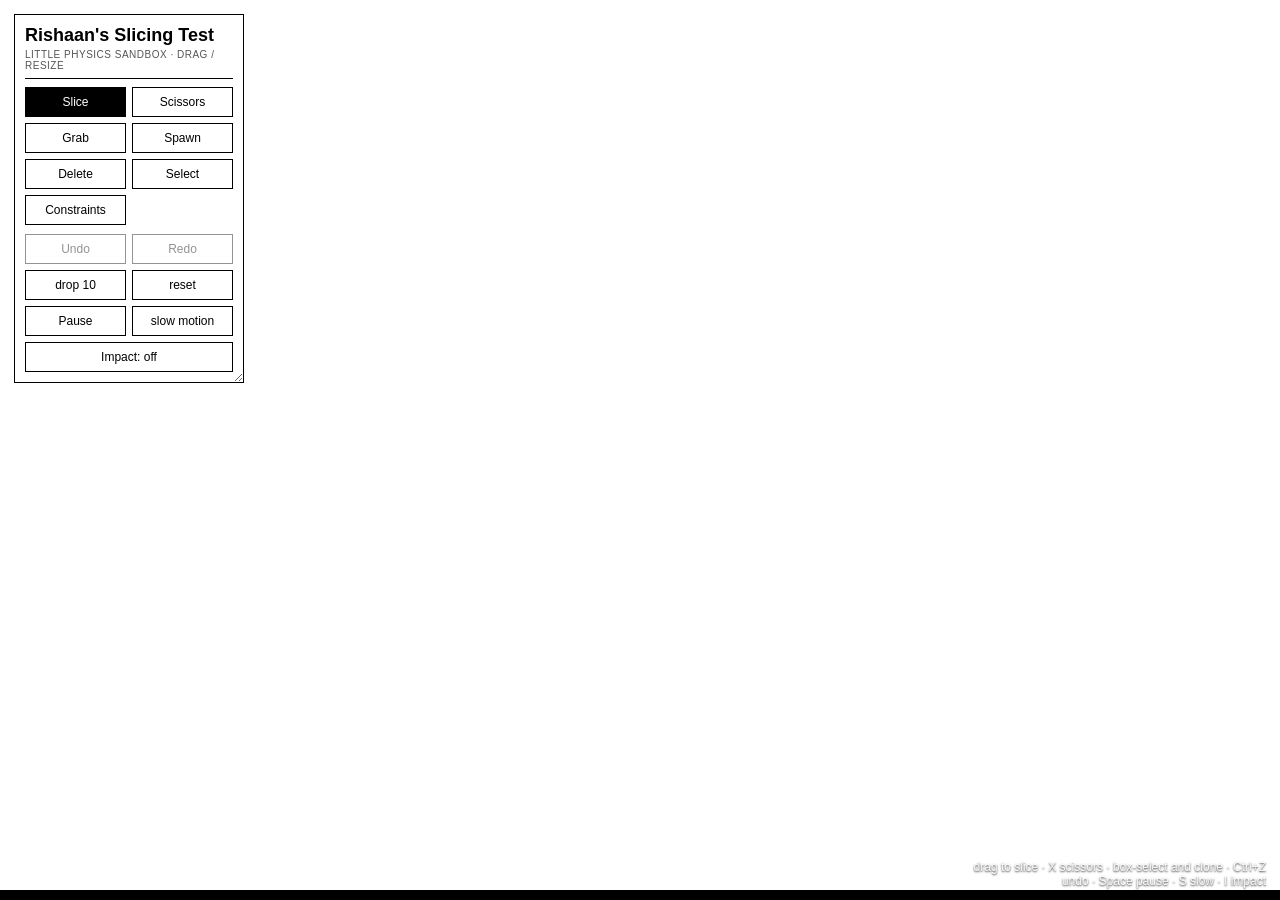
<file: ssim/index.html>
<!DOCTYPE html>
<html lang="en">
<head>
<meta charset="UTF-8">
<meta name="viewport" content="width=device-width, initial-scale=1.0">
<title>Rishaan's Slicing Test - Physics Overhaul</title>
<style>
  :root {
    --panel: #fff;
    --panel-dark: #000;
    --ink: #000;
    --accent: #000;
    --accent-dark: #000;
    --line: #aaa397;
  }

  * { box-sizing: border-box; }

  html, body {
    margin: 0;
    width: 100%;
    height: 100%;
    overflow: hidden;
    background: #fff;
    font-family: "Trebuchet MS", Arial, sans-serif;
    color: var(--ink);
  }

  canvas {
    display: block;
    width: 100%;
    height: 100%;
    cursor: crosshair;
  }

  #toolbar {
    position: fixed;
    left: 14px;
    top: 14px;
    width: 230px;
    background: var(--panel);
    border: 1px solid var(--panel-dark);
    padding: 10px;
    user-select: none;
    min-width: 190px;
    min-height: 180px;
    max-width: calc(100vw - 8px);
    max-height: calc(100vh - 8px);
    resize: both;
    overflow: auto;
  }

  #toolbarHeader { cursor: move; touch-action: none; }

  h1 {
    margin: 0 0 3px;
    font-family: Arial, sans-serif;
    font-size: 18px;
    font-weight: 700;
    letter-spacing: 0;
  }

  .subtitle {
    font-size: 10px;
    color: #555;
    border-bottom: 1px solid #000;
    padding-bottom: 7px;
    margin-bottom: 8px;
    text-transform: uppercase;
    letter-spacing: .5px;
  }

  .mode-grid {
    display: grid;
    grid-template-columns: repeat(2, 1fr);
    gap: 6px;
  }

  button, select {
    font: inherit;
    font-size: 12px;
    border: 1px solid #000;
    background: #fff;
    color: #000;
    padding: 7px 8px;
    cursor: pointer;
    border-radius: 0;
  }

  button:hover, select:hover { background: #eee; }

  button.active {
    background: var(--accent);
    color: white;
    border-color: var(--accent-dark);
  }

  button:active { transform: translate(1px, 1px); }
  button:disabled { opacity: .42; cursor: not-allowed; transform: none; }

  select { width: 100%; margin-top: 7px; }

  label {
    display: flex;
    justify-content: space-between;
    margin-top: 9px;
    font-size: 11px;
    color: #45413b;
  }

  input[type="range"] {
    width: 100%;
    accent-color: var(--accent);
  }

  .actions {
    display: grid;
    grid-template-columns: 1fr 1fr;
    gap: 6px;
    margin-top: 9px;
  }

  .wide { grid-column: span 2; }

  #buildControls {
    display: none;
    grid-template-columns: 1fr;
    gap: 6px;
    margin-top: 7px;
    padding-top: 7px;
    border-top: 1px solid #000;
  }

  #buildControls.visible { display: grid; }
  #buildControls select { margin: 0; }
  #buildStatus { font: 10px Consolas, monospace; line-height: 1.25; }

  #selectionControls {
    display: none;
    grid-template-columns: 1fr 1fr;
    gap: 6px;
    margin-top: 7px;
    padding-top: 7px;
    border-top: 1px solid #000;
  }

  #selectionControls.visible { display: grid; }
  #selectionStatus { grid-column: span 2; font: 10px Consolas, monospace; }
  #objectInspector {
    display: none;
    grid-column: span 2;
    border-top: 1px solid #aaa;
    padding-top: 4px;
  }
  #objectInspector.visible { display: block; }
  #objectInspector select, #objectInspector input[type="color"] { width: 100%; margin-top: 3px; }
  #objectInspector input[type="color"] { height: 28px; padding: 2px; border: 1px solid #000; }
  .inspector-special { display: none; }
  .inspector-special.visible { display: block; }

  #stats {
    margin-top: 10px;
    padding-top: 8px;
    border-top: 1px solid var(--line);
    font-family: Consolas, monospace;
    font-size: 11px;
  }

  #help {
    position: fixed;
    bottom: 12px;
    right: 14px;
    max-width: 310px;
    color: rgba(255,255,255,.9);
    font-size: 12px;
    text-shadow: 0 1px 2px rgba(0,0,0,.8);
    text-align: right;
    pointer-events: none;
    transition: opacity .8s ease;
  }

  #help.hidden {
    opacity: 0;
  }

  .spawn-browser {
    margin-top: 8px;
    border: 1px solid #111;
    background: #fff;
  }

  .spawn-browser input {
    width: 100%;
    border: 0;
    border-bottom: 1px solid #111;
    padding: 7px 8px;
    font: inherit;
    font-size: 12px;
    outline: none;
    background: #fff;
    color: #000;
  }

  .spawn-option:last-child {
    border-bottom: 0;
  }


  #spawnPanel {
    position: fixed;
    top: 14px;
    left: calc(100vw - 334px);
    right: auto;
    width: 320px;
    height: 560px;
    min-width: 240px;
    min-height: 300px;
    max-width: calc(100vw - 28px);
    max-height: calc(100vh - 28px);
    display: none;
    flex-direction: column;
    background: #fff;
    border: 1px solid #000;
    resize: both;
    bottom: auto;
    overflow: hidden;
    z-index: 20;
  }

  #spawnPanel.visible {
    display: flex;
  }

  #spawnPanelHeader {
    flex: 0 0 auto;
    display: flex;
    justify-content: space-between;
    align-items: center;
    padding: 7px 8px;
    background: #000;
    color: #fff;
    cursor: move;
    font-family: Consolas, monospace;
    font-size: 12px;
    user-select: none;
  }

  #spawnPanelHeader span:last-child {
    opacity: .65;
    font-size: 10px;
  }

  #spawnPanelBody {
    flex: 1;
    min-height: 0;
    display: flex;
    flex-direction: column;
  }

  #spawnSearch {
    flex: 0 0 auto;
    width: calc(100% - 16px);
    margin: 8px;
    border: 1px solid #000;
    padding: 7px 8px;
    font: inherit;
    font-size: 12px;
    outline: none;
    background: #fff;
    color: #000;
  }


  #categoryFilters {
    flex: 0 0 auto;
    display: flex;
    gap: 5px;
    padding: 0 8px 8px;
    overflow-x: auto;
    scrollbar-width: thin;
  }

  .category-filter {
    flex: 0 0 auto;
    padding: 4px 7px;
    border: 1px solid #000;
    background: #fff;
    color: #000;
    font-size: 9px;
    text-transform: uppercase;
    letter-spacing: .35px;
  }

  .category-filter.active {
    background: #000;
    color: #fff;
  }

  #spawnSettings {
    flex: 0 0 auto;
    padding: 0 8px 8px;
    border-bottom: 1px solid #000;
  }

  #spawnSettings label {
    margin-top: 0;
  }

  #spawnSettings input[type="range"] {
    display: block;
    width: 100%;
  }

  .spawn-size-note {
    margin-top: 2px;
    font-family: Consolas, monospace;
    font-size: 9px;
    opacity: .55;
  }

  #spawnOptions {
    flex: 1;
    min-height: 0;
    display: grid;
    grid-template-columns: repeat(auto-fill, minmax(128px, 1fr));
    align-content: start;
    gap: 6px;
    padding: 8px;
    overflow-y: auto;
  }

  .spawn-option {
    height: 134px;
    min-height: 134px;
    display: grid;
    grid-template-rows: 68px minmax(2.5em, auto) auto;
    align-content: start;
    gap: 6px;
    border: 1px solid #000;
    padding: 5px;
    background: #fff;
    color: #000;
    text-align: left;
    font-size: 11px;
    overflow: hidden;
  }

  .spawn-option:hover {
    background: #eee;
  }

  .spawn-option.selected {
    background: #000;
    color: #fff;
  }

  .spawn-option:active {
    transform: none;
  }

  .spawn-preview {
    width: 100%;
    height: 68px;
    display: block;
    background: #f7f7f7;
    border: 1px solid currentColor;
  }

  .spawn-option-name {
    display: block;
    min-height: 2.5em;
    line-height: 1.25;
    white-space: normal;
    overflow-wrap: anywhere;
    color: inherit;
    font-weight: 600;
    position: relative;
    z-index: 1;
  }

  .spawn-option small {
    opacity: .6;
    font-size: 8px;
    text-transform: uppercase;
    letter-spacing: .35px;
  }

  #selectedSpawn {
    flex: 0 0 auto;
    padding: 7px 9px;
    white-space: normal;
    overflow-wrap: anywhere;
    border-top: 1px solid #000;
    background: #fff;
    font-family: Consolas, monospace;
    font-size: 10px;
  }

  @media (max-width: 600px) {
    #toolbar { width: 205px; transform: scale(.9); transform-origin: top left; }
    #help { display: none; }
  }
</style>
</head>
<body>
<canvas id="world"></canvas>


<section id="toolbar">
  <div id="toolbarHeader" title="Drag to move · resize from the bottom-right corner">
    <h1>Rishaan's Slicing Test</h1>
    <div class="subtitle">little physics sandbox · drag / resize</div>
  </div>

  <div class="mode-grid">
    <button data-mode="slice" class="active">Slice</button>
    <button data-mode="scissors">Scissors</button>
    <button data-mode="drag">Grab</button>
    <button data-mode="spawn">Spawn</button>
    <button data-mode="delete">Delete</button>
    <button data-mode="select">Select</button>
    <button data-mode="build">Constraints</button>
  </div>

  <div id="buildControls">
    <select id="buildTool" aria-label="Constraint tool">
      <option value="hinge">hinge / pin</option>
      <option value="motor">motor hinge</option>
      <option value="rope">rope</option>
      <option value="spring">spring</option>
      <option value="chain">chain</option>
      <option value="anchor">static anchor</option>
      <option value="unbreakable">unbreakable object</option>
      <option value="weld">weld materials</option>
    </select>
    <label id="constraintStrengthLabel"><span>break strength</span><span id="constraintStrengthValue">2,075</span></label>
    <input id="constraintStrength" type="range" min="0" max="100" step="1" value="35"
      aria-label="Constraint break strength">
    <label id="motorSpeedLabel"><span>motor speed</span><span id="motorSpeedValue">2.5</span></label>
    <input id="motorSpeed" type="range" min="-8" max="8" step="0.5" value="2.5">
    <button id="toggleConstraints" type="button" aria-pressed="false">Hide constraint labels</button>
    <button id="finishWeld" type="button">Weld selected</button>
    <div id="buildStatus">Pause, then drag between objects.</div>
  </div>

  <div id="selectionControls">
    <button id="cloneSelection" type="button">Clone</button>
    <button id="deleteSelection" type="button">Delete</button>
    <button id="weldSelectionButton" type="button">Weld</button>
    <button id="clearSelection" type="button">Clear</button>
    <div id="selectionStatus">Drag a box around objects.</div>
    <div id="objectInspector">
      <label><span>material</span><span>preset</span></label>
      <select id="inspectMaterial">
        <option value="custom">custom / current</option>
        <option value="wood">wood</option><option value="metal">metal</option>
        <option value="glass">glass</option><option value="rubber">rubber</option>
        <option value="stone">stone</option><option value="ceramic">ceramic</option>
        <option value="soft">soft</option><option value="light">light</option>
        <option value="sticky">sticky</option>
      </select>
      <label><span>mass</span><span id="inspectMassValue">1</span></label>
      <input id="inspectMass" type="range" min="0.05" max="12" step="0.05" value="1">
      <label><span>gravity</span><span id="inspectGravityValue">1</span></label>
      <input id="inspectGravity" type="range" min="0" max="3" step="0.05" value="1">
      <label><span>friction</span><span id="inspectFrictionValue">0.5</span></label>
      <input id="inspectFriction" type="range" min="0" max="1.5" step="0.05" value="0.5">
      <label><span>bounce</span><span id="inspectBounceValue">0.2</span></label>
      <input id="inspectBounce" type="range" min="0" max="1" step="0.02" value="0.2">
      <label><span>durability</span><span id="inspectDurabilityValue">1000</span></label>
      <input id="inspectDurability" type="range" min="100" max="5000" step="50" value="1000">
      <label><span>color</span><span>visual</span></label>
      <input id="inspectColor" type="color" value="#808080">
      <div id="conveyorInspector" class="inspector-special">
        <label><span>belt speed</span><span id="inspectConveyorValue">180</span></label>
        <input id="inspectConveyor" type="range" min="-500" max="500" step="10" value="180">
      </div>
      <div id="explosiveInspector" class="inspector-special">
        <label><span>blast radius</span><span id="inspectBlastRadiusValue">200</span></label>
        <input id="inspectBlastRadius" type="range" min="60" max="600" step="10" value="200">
        <label><span>blast force</span><span id="inspectBlastForceValue">760</span></label>
        <input id="inspectBlastForce" type="range" min="100" max="2000" step="25" value="760">
        <label><span>impact fuse</span><span id="inspectFuseValue">0.08s</span></label>
        <input id="inspectFuse" type="range" min="0" max="5" step="0.05" value="0.08">
        <button id="detonateSelected" type="button" class="wide">Detonate now</button>
      </div>
    </div>
  </div>

  <div class="actions">
    <button id="undo" type="button" title="Ctrl+Z">Undo</button>
    <button id="redo" type="button" title="Ctrl+Y">Redo</button>
    <button id="spawnTen">drop 10</button>
    <button id="reset">reset</button>
    <button id="pause" type="button" aria-pressed="false">Pause</button>
    <button id="slow" type="button" aria-pressed="false" title="S">slow motion</button>
    <button id="impact" class="wide" type="button" aria-pressed="false" title="I">Impact: off</button>
    <button id="fireGuns" class="wide" type="button" title="F" style="display:none">Fire guns</button>
  </div>
</section>




<section id="spawnPanel">
  <div id="spawnPanelHeader">
    <span>SPAWNABLES</span>
    <span>drag</span>
  </div>

  <div id="spawnPanelBody">
    <input id="spawnSearch" type="text" placeholder="search...">

    <div id="categoryFilters" aria-label="Spawnable categories"></div>

    <div id="spawnSettings">
      <label><span>spawn size</span><span id="sizeValue">Random</span></label>
      <input id="sizeSlider" type="range" min="0" max="120" value="0">
      <div class="spawn-size-note">0 = random size</div>
    </div>

    <div id="spawnOptions"></div>
  </div>

  <div id="selectedSpawn">selected: random shape</div>
</section>


<div id="help">
  drag to slice · grab and throw · right-click to spawn · Space pause · S slow · I impact · R reset
</div>

<script>
(() => {
  const canvas = document.getElementById("world");
  const ctx = canvas.getContext("2d");

  const ui = {
    toolbar: document.getElementById("toolbar"),
    toolbarHeader: document.getElementById("toolbarHeader"),
    spawnPanel: document.getElementById("spawnPanel"),
    spawnPanelHeader: document.getElementById("spawnPanelHeader"),
    spawnSearch: document.getElementById("spawnSearch"),
    categoryFilters: document.getElementById("categoryFilters"),
    spawnOptions: document.getElementById("spawnOptions"),
    selectedSpawn: document.getElementById("selectedSpawn"),
    sizeSlider: document.getElementById("sizeSlider"),
    sizeValue: document.getElementById("sizeValue"),
    pause: document.getElementById("pause"),
    slow: document.getElementById("slow"),
    impact: document.getElementById("impact"),
    buildControls: document.getElementById("buildControls"),
    buildTool: document.getElementById("buildTool"),
    finishWeld: document.getElementById("finishWeld"),
    constraintStrength: document.getElementById("constraintStrength"),
    constraintStrengthValue: document.getElementById("constraintStrengthValue"),
    constraintStrengthLabel: document.getElementById("constraintStrengthLabel"),
    motorSpeed: document.getElementById("motorSpeed"),
    motorSpeedValue: document.getElementById("motorSpeedValue"),
    motorSpeedLabel: document.getElementById("motorSpeedLabel"),
    toggleConstraints: document.getElementById("toggleConstraints"),
    buildStatus: document.getElementById("buildStatus"),
    selectionControls: document.getElementById("selectionControls"),
    selectionStatus: document.getElementById("selectionStatus"),
    cloneSelection: document.getElementById("cloneSelection"),
    deleteSelection: document.getElementById("deleteSelection"),
    weldSelectionButton: document.getElementById("weldSelectionButton"),
    clearSelection: document.getElementById("clearSelection"),
    objectInspector: document.getElementById("objectInspector"),
    inspectMaterial: document.getElementById("inspectMaterial"),
    inspectMass: document.getElementById("inspectMass"),
    inspectMassValue: document.getElementById("inspectMassValue"),
    inspectGravity: document.getElementById("inspectGravity"),
    inspectGravityValue: document.getElementById("inspectGravityValue"),
    inspectFriction: document.getElementById("inspectFriction"),
    inspectFrictionValue: document.getElementById("inspectFrictionValue"),
    inspectBounce: document.getElementById("inspectBounce"),
    inspectBounceValue: document.getElementById("inspectBounceValue"),
    inspectDurability: document.getElementById("inspectDurability"),
    inspectDurabilityValue: document.getElementById("inspectDurabilityValue"),
    inspectColor: document.getElementById("inspectColor"),
    conveyorInspector: document.getElementById("conveyorInspector"),
    inspectConveyor: document.getElementById("inspectConveyor"),
    inspectConveyorValue: document.getElementById("inspectConveyorValue"),
    explosiveInspector: document.getElementById("explosiveInspector"),
    inspectBlastRadius: document.getElementById("inspectBlastRadius"),
    inspectBlastRadiusValue: document.getElementById("inspectBlastRadiusValue"),
    inspectBlastForce: document.getElementById("inspectBlastForce"),
    inspectBlastForceValue: document.getElementById("inspectBlastForceValue"),
    inspectFuse: document.getElementById("inspectFuse"),
    inspectFuseValue: document.getElementById("inspectFuseValue"),
    detonateSelected: document.getElementById("detonateSelected"),
    undo: document.getElementById("undo"),
    redo: document.getElementById("redo"),
    fireGuns: document.getElementById("fireGuns"),
    help: document.getElementById("help")
  };

  ui.help.textContent = "drag to slice \u00b7 X scissors \u00b7 box-select and clone \u00b7 Ctrl+Z undo \u00b7 Space pause \u00b7 S slow \u00b7 I impact";

  let width = 0;
  let height = 0;
  let pixelRatio = 1;
  let bodies = [];
  let mode = "slice";
  let selectedSpawnType = "random";
  let selectedSpawnCategory = "all";
  let paused = false;
  let slowMotion = false;
  let impactMode = false;
  let cuts = 0;
  let idCounter = 1;
  let sliceStart = null;
  let scissorStart = null;
  let heldBody = null;
  let heldLocalPoint = null;
  let pausedRotationOffset = 0;
  let drawSpawnStart = null;
  let deleteTrailPoint = null;
  let selectionStart = null;
  let selectionCurrent = null;
  let selectionMoveLast = null;
  let selectionAdditive = false;
  let weldDraftParts = [];
  let weldDraftColor = null;
  let constraints = [];
  let constraintsVisible = true;
  let buildStart = null;
  let weldSelection = new Set();
  let selectedBodies = new Set();
  let explosions = [];
  let mouseTrail = [];
  let wind = 0;
  let flash = 0;
  let previousTime = performance.now();
  let helpRemaining = 5;
  let historyGestureRecorded = false;
  let inspectorHistoryRecorded = false;
  let physicsTime = 0;
  const undoStack = [];
  const redoStack = [];
  const stickyPairLastAttach = new Map();
  const impactBreakQueue = new Map();
  const sawCutQueue = new Map();
  const bulletCutQueue = new Map();
  const deformationQueue = new Map();
  const MAX_DYNAMIC_BODIES = 140;

  const pointer = { x: 0, y: 0, down: false };

  const palette = [
    "#c75c4a", "#d99a3d", "#d6bd55", "#5c9b77",
    "#4f83a3", "#7868a6", "#9e5f77", "#81745c"
  ];

  const add = (a,b) => ({ x: a.x+b.x, y: a.y+b.y });
  const sub = (a,b) => ({ x: a.x-b.x, y: a.y-b.y });
  const mul = (a,s) => ({ x: a.x*s, y: a.y*s });
  const dot = (a,b) => a.x*b.x + a.y*b.y;
  const cross = (a,b) => a.x*b.y - a.y*b.x;
  const length = a => Math.hypot(a.x,a.y);
  const normalize = a => {
    const l = length(a);
    return l > 1e-8 ? { x:a.x/l, y:a.y/l } : { x:0, y:0 };
  };
  const perpendicular = a => ({ x:-a.y, y:a.x });
  const rotate = (p,a) => ({
    x: p.x*Math.cos(a)-p.y*Math.sin(a),
    y: p.x*Math.sin(a)+p.y*Math.cos(a)
  });
  const clamp = (v,a,b) => Math.max(a,Math.min(b,v));
  const wrapAngle = angle => Math.atan2(Math.sin(angle),Math.cos(angle));

  function captureScene() {
    return structuredClone({
      bodies,constraints,cuts,idCounter,weldDraftParts,weldDraftColor,physicsTime,
      selectedBodyIds:[...selectedBodies].map(body=>body.id)
    });
  }

  function updateHistoryButtons() {
    ui.undo.disabled=undoStack.length===0;
    ui.redo.disabled=redoStack.length===0;
  }

  function recordHistory() {
    undoStack.push(captureScene());
    if (undoStack.length>50) undoStack.shift();
    redoStack.length=0;
    historyGestureRecorded=true;
    updateHistoryButtons();
  }

  function restoreScene(snapshot) {
    const restored=structuredClone(snapshot);
    bodies=restored.bodies;
    constraints=restored.constraints;
    cuts=restored.cuts;
    idCounter=restored.idCounter;
    weldDraftParts=restored.weldDraftParts;
    weldDraftColor=restored.weldDraftColor;
    physicsTime=restored.physicsTime||0;
    const selectedIds=new Set(restored.selectedBodyIds||[]);
    selectedBodies=new Set(bodies.filter(body=>selectedIds.has(body.id)));
    weldSelection.clear();
    explosions=[];
    heldBody=null; heldLocalPoint=null; sliceStart=null; scissorStart=null; drawSpawnStart=null;
    deleteTrailPoint=null; buildStart=null; selectionStart=null; selectionCurrent=null; selectionMoveLast=null;
    impactBreakQueue.clear(); sawCutQueue.clear(); bulletCutQueue.clear(); deformationQueue.clear();
    stickyPairLastAttach.clear();
    previousTime=performance.now();
    updateSelectionStatus();
  }

  function undoScene() {
    if (!undoStack.length) return;
    redoStack.push(captureScene());
    restoreScene(undoStack.pop());
    updateHistoryButtons();
  }

  function redoScene() {
    if (!redoStack.length) return;
    undoStack.push(captureScene());
    restoreScene(redoStack.pop());
    updateHistoryButtons();
  }

  function resize() {
    pixelRatio = Math.min(devicePixelRatio || 1, 2);
    width = innerWidth;
    height = innerHeight;
    canvas.width = width * pixelRatio;
    canvas.height = height * pixelRatio;
    canvas.style.width = width + "px";
    canvas.style.height = height + "px";
    ctx.setTransform(pixelRatio,0,0,pixelRatio,0,0);
  }

  function polygonArea(vertices) {
    let sum = 0;
    for (let i=0;i<vertices.length;i++) {
      sum += cross(vertices[i], vertices[(i+1)%vertices.length]);
    }
    return sum * .5;
  }

  function centroid(vertices) {
    let areaSum = 0;
    let x = 0;
    let y = 0;

    for (let i=0;i<vertices.length;i++) {
      const a = vertices[i];
      const b = vertices[(i+1)%vertices.length];
      const c = cross(a,b);
      areaSum += c;
      x += (a.x+b.x)*c;
      y += (a.y+b.y)*c;
    }

    if (Math.abs(areaSum) < 1e-7) {
      const average = vertices.reduce((s,p)=>add(s,p), {x:0,y:0});
      return mul(average,1/vertices.length);
    }

    return { x:x/(3*areaSum), y:y/(3*areaSum) };
  }

  function makeCCW(vertices) {
    return polygonArea(vertices) < 0 ? [...vertices].reverse() : vertices;
  }

  function pointInTriangle(p,a,b,c) {
    const ab = cross(sub(b,a),sub(p,a));
    const bc = cross(sub(c,b),sub(p,b));
    const ca = cross(sub(a,c),sub(p,c));
    const hasNegative = ab < -1e-7 || bc < -1e-7 || ca < -1e-7;
    const hasPositive = ab > 1e-7 || bc > 1e-7 || ca > 1e-7;
    return !(hasNegative && hasPositive);
  }

  function triangulate(vertices) {
    const polygon = makeCCW(vertices.map(p=>({...p})));
    if (polygon.length === 3) return [polygon];

    const indices = polygon.map((_,i)=>i);
    const triangles = [];
    let guard = 0;

    while (indices.length > 3 && guard++ < 500) {
      let clipped = false;

      for (let i=0;i<indices.length;i++) {
        const previousIndex = indices[(i-1+indices.length)%indices.length];
        const currentIndex = indices[i];
        const nextIndex = indices[(i+1)%indices.length];

        const a = polygon[previousIndex];
        const b = polygon[currentIndex];
        const c = polygon[nextIndex];

        if (cross(sub(b,a),sub(c,b)) <= 1e-7) continue;

        let containsPoint = false;
        for (const testIndex of indices) {
          if (testIndex===previousIndex || testIndex===currentIndex || testIndex===nextIndex) continue;
          if (pointInTriangle(polygon[testIndex],a,b,c)) {
            containsPoint = true;
            break;
          }
        }

        if (!containsPoint) {
          triangles.push([a,b,c]);
          indices.splice(i,1);
          clipped = true;
          break;
        }
      }

      if (!clipped) break;
    }

    if (indices.length === 3) {
      triangles.push(indices.map(index=>polygon[index]));
    }

    return triangles.length ? triangles : [polygon];
  }

  function isConvexPolygon(vertices) {
    let direction=0;
    for (let i=0;i<vertices.length;i++) {
      const turn=cross(
        sub(vertices[(i+1)%vertices.length],vertices[i]),
        sub(vertices[(i+2)%vertices.length],vertices[(i+1)%vertices.length])
      );
      if (Math.abs(turn)<1e-7) continue;
      const sign=Math.sign(turn);
      if (direction && sign!==direction) return false;
      direction=sign;
    }
    return true;
  }

  function collisionParts(vertices) {
    const polygon=makeCCW(vertices.map(point=>({...point})));
    return isConvexPolygon(polygon) ? [polygon] : triangulate(polygon);
  }

  function polygonPolarMoment(vertices) {
    let moment=0;
    for (let i=0;i<vertices.length;i++) {
      const a=vertices[i];
      const b=vertices[(i+1)%vertices.length];
      const areaCross=cross(a,b);
      moment+=areaCross*(dot(a,a)+dot(a,b)+dot(b,b));
    }
    return Math.abs(moment)/12;
  }

  function polygonMinimumThickness(vertices) {
    let minimum=Infinity;
    for (let i=0;i<vertices.length;i++) {
      const edge=sub(vertices[(i+1)%vertices.length],vertices[i]);
      if (length(edge)<1e-7) continue;
      const projection=project(vertices,normalize(perpendicular(edge)));
      minimum=Math.min(minimum,projection.max-projection.min);
    }
    return Number.isFinite(minimum) ? Math.max(2,minimum) : 12;
  }

  const MATERIAL_PRESETS = {
    neutral: {density:1, restitution:.10, staticFriction:.62, dynamicFriction:.46, airDrag:.08, angularDrag:.07, gravityScale:1, floorDrag:1, sleepDelay:.42, impactStrength:720, shatterCount:2},
    metal:   {density:2.25, restitution:.055, staticFriction:.56, dynamicFriction:.40, airDrag:.045, angularDrag:.045, gravityScale:1, floorDrag:.9, sleepDelay:.34, impactStrength:1150, shatterCount:1},
    stone:   {density:1.65, restitution:.075, staticFriction:.72, dynamicFriction:.54, airDrag:.055, angularDrag:.06, gravityScale:1, floorDrag:1.15, sleepDelay:.34, impactStrength:820, shatterCount:3},
    wood:    {density:.82, restitution:.13, staticFriction:.68, dynamicFriction:.50, airDrag:.10, angularDrag:.09, gravityScale:1, floorDrag:1.05, sleepDelay:.40, impactStrength:650, shatterCount:2},
    soft:    {density:.72, restitution:.055, staticFriction:.86, dynamicFriction:.68, airDrag:.16, angularDrag:.15, gravityScale:1, floorDrag:1.3, sleepDelay:.30, impactStrength:1000, shatterCount:1},
    rubber:  {density:.92, restitution:.48, staticFriction:.92, dynamicFriction:.72, airDrag:.10, angularDrag:.12, gravityScale:1, floorDrag:1.35, sleepDelay:.52, impactStrength:1500, shatterCount:1},
    ceramic: {density:1.25, restitution:.10, staticFriction:.66, dynamicFriction:.48, airDrag:.07, angularDrag:.07, gravityScale:1, floorDrag:1, sleepDelay:.38, impactStrength:500, shatterCount:5},
    glass:   {density:1.18, restitution:.16, staticFriction:.42, dynamicFriction:.30, airDrag:.065, angularDrag:.055, gravityScale:1, floorDrag:.8, sleepDelay:.44, impactStrength:390, shatterCount:6},
    light:   {density:.48, restitution:.08, staticFriction:.58, dynamicFriction:.42, airDrag:.28, angularDrag:.24, gravityScale:.92, floorDrag:1.05, sleepDelay:.48, impactStrength:560, shatterCount:3}
  };

  const MATERIAL_BY_TYPE = {};
  function assignMaterial(types,preset,overrides={}) {
    for (const type of types.split(" ")) {
      MATERIAL_BY_TYPE[type] = {...MATERIAL_PRESETS[preset],...overrides};
    }
  }

  assignMaterial("box rectangle line compound triangle pentagon hexagon octagon cross arrow star heart crown house tree cactus bone tungtung", "wood");
  assignMaterial("sword axe hammer saw laser gun bullet conveyor anvil anchor tank knight robot trophy key magnet", "metal");
  assignMaterial("shield creeper zombie skeleton enderman skull moon sun planet gem diamond", "stone");
  assignMaterial("phone camera flask hourglass submarine ufo rocket plane", "glass", {density:1.35,restitution:.11});
  assignMaterial("human amongus astronaut ninja ghost snowman alien toilet", "soft");
  assignMaterial("ragdollhead ragdolltorso ragdolllimb", "soft", {density:.9,restitution:.06,impactStrength:1100});
  assignMaterial("duck fish cat bat capybara doge cheems shrekhead tralalero bombardino", "soft", {density:.78,airDrag:.18});
  assignMaterial("controller boot donut ball circle", "rubber");
  assignMaterial("pizza mushroom cup banana apple burger cake cookie fries flower cloud lightning", "light");

  Object.assign(MATERIAL_BY_TYPE, {
    circle:{...MATERIAL_PRESETS.rubber,density:1.05,restitution:.56,dynamicFriction:.58},
    donut:{...MATERIAL_PRESETS.soft,density:.62,restitution:.16,dynamicFriction:.64},
    cloud:{...MATERIAL_PRESETS.light,density:.28,airDrag:.48,angularDrag:.40,gravityScale:.68},
    plane:{...MATERIAL_PRESETS.light,density:.72,airDrag:.20,angularDrag:.16,gravityScale:.90},
    rocket:{...MATERIAL_PRESETS.metal,density:1.45,airDrag:.07},
    submarine:{...MATERIAL_PRESETS.metal,density:1.75,airDrag:.09},
    pizza:{...MATERIAL_PRESETS.soft,density:.58,restitution:.04,dynamicFriction:.74},
    banana:{...MATERIAL_PRESETS.soft,density:.55,restitution:.08,dynamicFriction:.70},
    apple:{...MATERIAL_PRESETS.soft,density:.72,restitution:.12,dynamicFriction:.68},
    burger:{...MATERIAL_PRESETS.soft,density:.68,restitution:.04,dynamicFriction:.76},
    cake:{...MATERIAL_PRESETS.soft,density:.61,restitution:.03,dynamicFriction:.72},
    cookie:{...MATERIAL_PRESETS.soft,density:.56,restitution:.08,dynamicFriction:.66},
    fries:{...MATERIAL_PRESETS.light,density:.34,restitution:.05,dynamicFriction:.64},
    flower:{...MATERIAL_PRESETS.light,density:.38,airDrag:.34,angularDrag:.30},
    lightning:{...MATERIAL_PRESETS.metal,density:.92,restitution:.10,airDrag:.13},
    snowman:{...MATERIAL_PRESETS.soft,density:.88,restitution:.04,dynamicFriction:.58},
    toilet:{...MATERIAL_PRESETS.ceramic,density:1.3,restitution:.08},
    house:{...MATERIAL_PRESETS.wood,density:1.1,restitution:.07},
    tree:{...MATERIAL_PRESETS.wood,density:.95,restitution:.08},
    hourglass:{...MATERIAL_PRESETS.glass,density:1.05,restitution:.12},
    shield:{...MATERIAL_PRESETS.metal,density:1.75,restitution:.08},
    bone:{...MATERIAL_PRESETS.ceramic,density:1.05,restitution:.14},
    skull:{...MATERIAL_PRESETS.ceramic,density:1.0,restitution:.13},
    moon:{...MATERIAL_PRESETS.stone,density:1.42},
    planet:{...MATERIAL_PRESETS.stone,density:1.6,restitution:.12},
    sun:{...MATERIAL_PRESETS.stone,density:1.25,restitution:.14},
    gem:{...MATERIAL_PRESETS.glass,density:1.55,restitution:.20},
    diamond:{...MATERIAL_PRESETS.glass,density:1.72,restitution:.18},
    explosive:{...MATERIAL_PRESETS.soft,density:1.35,restitution:.08,staticFriction:.72,dynamicFriction:.56,impactStrength:520,shatterCount:5},
    deformableline:{...MATERIAL_PRESETS.metal,density:1.9,restitution:.035,impactStrength:9999,shatterCount:1},
    deformablerectangle:{...MATERIAL_PRESETS.metal,density:2.1,restitution:.03,impactStrength:9999,shatterCount:1}
  });

  Object.assign(MATERIAL_BY_TYPE, {
    materialglass:{...MATERIAL_PRESETS.glass,impactStrength:340,shatterCount:7},
    materialceramic:{...MATERIAL_PRESETS.ceramic,impactStrength:450,shatterCount:6},
    materialwood:{...MATERIAL_PRESETS.wood,impactStrength:680,shatterCount:3},
    materialstone:{...MATERIAL_PRESETS.stone,impactStrength:860,shatterCount:4},
    materialmetal:{...MATERIAL_PRESETS.metal,impactStrength:1250,shatterCount:1},
    materialrubber:{...MATERIAL_PRESETS.rubber,restitution:.62,impactStrength:1650,shatterCount:1},
    materialice:{...MATERIAL_PRESETS.glass,density:.92,restitution:.08,staticFriction:.10,dynamicFriction:.055,floorDrag:.32,impactStrength:300,shatterCount:7},
    materialfoam:{...MATERIAL_PRESETS.light,density:.22,restitution:.03,staticFriction:.82,dynamicFriction:.68,airDrag:.62,angularDrag:.52,gravityScale:.82,impactStrength:1800,shatterCount:1},
    materialsticky:{...MATERIAL_PRESETS.soft,density:.82,restitution:.01,staticFriction:1.15,dynamicFriction:.94,impactStrength:1600,shatterCount:1,sticky:true,adhesiveStrength:760}
  });

  const MATERIAL_SAMPLE_TYPES = new Set([
    "materialglass","materialceramic","materialwood","materialstone",
    "materialmetal","materialrubber","materialice","materialfoam","materialsticky"
  ]);

  const FOOD_TYPES = new Set([
    "pizza","mushroom","donut","cup","banana","apple","burger","cake","cookie","fries"
  ]);
  const FOOD_COLORS = {
    pizza:"#e5b84f",mushroom:"#d05b4f",donut:"#d58aa8",cup:"#6da1b7",
    banana:"#e4bd32",apple:"#c9483e",burger:"#d69a4e",cake:"#e7a7bd",
    cookie:"#b9783f",fries:"#d34b3f"
  };

  const isDraggedSpawnType = type =>
    type === "line" || type === "rectangle" || type === "compound" ||
    type === "deformableline" || type === "deformablerectangle" || MATERIAL_SAMPLE_TYPES.has(type);

  const MATERIAL_SAMPLE_COLORS = {
    materialglass:"rgba(137,211,230,.58)",
    materialceramic:"#eee8dc",
    materialwood:"#b8783d",
    materialstone:"#777b80",
    materialmetal:"#929ba5",
    materialrubber:"#c94d55",
    materialice:"rgba(170,225,248,.72)",
    materialfoam:"#e8cf65",
    materialsticky:"#b26cc7"
  };

  const materialFor = type => ({...(MATERIAL_BY_TYPE[type] || MATERIAL_PRESETS.neutral)});

  function bodyFromWorldVertices(vertices, options={}) {
    const world = makeCCW(vertices);
    const center = centroid(world);
    const local = world.map(p=>sub(p,center));
    const area = Math.max(12,Math.abs(polygonArea(world)));
    const material = options.material ? {...options.material} : materialFor(options.shapeType);
    const mass = Math.max(.025,area / 2300 * material.density);
    const radius = Math.max(...local.map(length));
    const parts = collisionParts(local);

    // Exact polygon polar moment keeps long bars, squares and tiny fragments
    // rotating according to their true mass distribution.
    const inertia = Math.max(.05,mass*polygonPolarMoment(local)/area);

    return {
      id: idCounter++,
      pos: center,
      vel: options.vel ? {...options.vel} : {x:0,y:0},
      angle: options.angle || 0,
      angVel: options.angVel || 0,
      verts: local,
      parts,
      color: options.color || palette[Math.floor(Math.random()*palette.length)],
      shapeType: options.shapeType || null,
      material,
      mass,
      invMass: 1/mass,
      inertia,
      invInertia: 1/inertia,
      radius,
      collisionThickness:polygonMinimumThickness(local),
      sleepTimer: 0,
      sleeping: false,
      releaseGrace: 0,
      impactGrace: options.impactGrace || 0,
      impactGeneration: options.impactGeneration || 0,
      sawGrace: options.sawGrace || 0,
      sawFragment:options.sawFragment || false,
      laserGrace:options.laserGrace || 0,
      laserGeneration:options.laserGeneration || 0,
      deformable:options.deformable || false,
      deformAmount:options.deformAmount || 0,
      deformLimit:options.deformLimit || .45,
      deformCooldown:0,
      unbreakable:options.unbreakable || false,
      textureRemoved:options.textureRemoved || false,
      isStatic:false
    };
  }

  function convexHull(points) {
    const sorted = points.map(p=>({...p})).sort((a,b)=>a.x-b.x || a.y-b.y);
    if (sorted.length<=3) return makeCCW(sorted);
    const half = [];
    for (const point of sorted) {
      while (half.length>=2 && cross(sub(half[half.length-1],half[half.length-2]),sub(point,half[half.length-1]))<=0) half.pop();
      half.push(point);
    }
    const lower = half.slice(0,-1);
    half.length = 0;
    for (let i=sorted.length-1;i>=0;i--) {
      const point=sorted[i];
      while (half.length>=2 && cross(sub(half[half.length-1],half[half.length-2]),sub(point,half[half.length-1]))<=0) half.pop();
      half.push(point);
    }
    return makeCCW(lower.concat(half.slice(0,-1)));
  }

  function blendedMaterial(polygons,partStyles,fallback=materialFor("compound")) {
    if (!partStyles?.length) return {...fallback};
    const result={};
    let totalArea=0;
    for (let i=0;i<polygons.length;i++) {
      const area=Math.abs(polygonArea(polygons[i]));
      const material=partStyles[i]?.material || fallback;
      totalArea+=area;
      for (const [key,value] of Object.entries(material)) {
        if (Number.isFinite(value)) result[key]=(result[key]||0)+value*area;
      }
    }
    if (totalArea<=0) return {...fallback};
    for (const key of Object.keys(result)) result[key]/=totalArea;
    result.shatterCount=Math.max(1,Math.round(result.shatterCount||fallback.shatterCount));
    return {...fallback,...result};
  }

  function bodyFromCompoundPolygons(polygons,options={}) {
    const entries=polygons
      .map((poly,index)=>({poly,style:options.partStyles?.[index]}))
      .filter(entry=>entry.poly.length>=3 && Math.abs(polygonArea(entry.poly))>1);
    const valid=entries.map(entry=>entry.poly);
    const partStyles=entries.map(entry=>entry.style ? {
      color:entry.style.color,
      shapeType:entry.style.shapeType,
      material:{...(entry.style.material || materialFor(entry.style.shapeType))}
    } : null);
    if (!valid.length) return null;

    let totalArea=0;
    let weightedCenter={x:0,y:0};
    for (const poly of valid) {
      const area=Math.abs(polygonArea(poly));
      totalArea+=area;
      weightedCenter=add(weightedCenter,mul(centroid(poly),area));
    }
    const center=mul(weightedCenter,1/totalArea);
    const localPolygons=valid.map(poly=>makeCCW(poly).map(point=>sub(point,center)));
    const allLocal=localPolygons.flat();
    const hull=convexHull(allLocal);
    const material=options.material
      ? {...options.material}
      : blendedMaterial(valid,partStyles,materialFor("compound"));
    const mass=Math.max(.025,totalArea/2300*material.density);
    const radius=Math.max(...allLocal.map(length));
    const polarMoment=localPolygons.reduce((sum,poly)=>sum+polygonPolarMoment(poly),0);
    const inertia=Math.max(.05,mass*polarMoment/totalArea);

    return {
      id:idCounter++,
      pos:center,
      vel:options.vel ? {...options.vel} : {x:0,y:0},
      angle:0,
      angVel:options.angVel || 0,
      verts:hull,
      polygons:localPolygons,
      partStyles:partStyles.some(Boolean) ? partStyles : null,
      parts:localPolygons.flatMap(poly=>collisionParts(poly)),
      color:options.color || palette[Math.floor(Math.random()*palette.length)],
      shapeType:"compound",
      isCompound:true,
      hideInternalSeams:options.hideInternalSeams || false,
      material,
      mass,
      invMass:1/mass,
      inertia,
      invInertia:1/inertia,
      radius,
      collisionThickness:polygonMinimumThickness(hull),
      sleepTimer:0,
      sleeping:false,
      releaseGrace:0,
      impactGrace:options.impactGrace || 0,
      impactGeneration:options.impactGeneration || 0,
      sawGrace:options.sawGrace || 0,
      sawFragment:options.sawFragment || false,
      laserGrace:options.laserGrace || 0,
      laserGeneration:options.laserGeneration || 0,
      unbreakable:options.unbreakable || false,
      textureRemoved:options.textureRemoved || false,
      isStatic:false
    };
  }

  function getWorldVertices(body) {
    return body.verts.map(point=>add(body.pos,rotate(point,body.angle)));
  }

  function getWorldParts(body) {
    return body.parts.map(part =>
      part.map(point=>add(body.pos,rotate(point,body.angle)))
    );
  }

  function getWorldDrawPolygons(body) {
    const polygons=body.polygons || [body.verts];
    return polygons.map(poly=>poly.map(point=>add(body.pos,rotate(point,body.angle))));
  }

  function regularPolygon(x,y,r,sides,angle=Math.random()*Math.PI) {
    const points = [];
    for (let i=0;i<sides;i++) {
      const a = angle + i*Math.PI*2/sides;
      points.push({x:x+Math.cos(a)*r,y:y+Math.sin(a)*r});
    }
    return points;
  }

  function limbPolygon(start,end,thickness) {
    const delta=sub(end,start);
    const normal=mul(perpendicular(normalize(delta)),thickness*.5);
    return [add(start,normal),add(end,normal),sub(end,normal),sub(start,normal)];
  }

  function addRagdollJoint(a,b,point,minAngle,maxAngle) {
    constraints.push({
      id:idCounter++,kind:"hinge",a,b,
      localA:rotate(sub(point,a.pos),-a.angle),
      localB:rotate(sub(point,b.pos),-b.angle),
      worldB:null,restLength:0,strength:Infinity,motorSpeed:0,load:0,age:0,
      referenceAngle:wrapAngle(b.angle-a.angle),minAngle,maxAngle
    });
  }

  function spawnRagdoll(x,y,r) {
    if (bodies.length>MAX_DYNAMIC_BODIES-10) return null;
    const group=idCounter++;
    const skin="#d6a06d", shirt=palette[group%palette.length], pants="#485b78";
    const makeBody=(vertices,shapeType,color)=>{
      const body=bodyFromWorldVertices(vertices,{shapeType,color,material:materialFor(shapeType)});
      body.ragdollGroup=group;
      bodies.push(body);
      return body;
    };

    const neck={x,y:y-r*.52};
    const leftShoulder={x:x-r*.25,y:y-r*.43}, rightShoulder={x:x+r*.25,y:y-r*.43};
    const leftElbow={x:x-r*.67,y:y-r*.12}, rightElbow={x:x+r*.67,y:y-r*.12};
    const leftHand={x:x-r*.98,y:y+r*.18}, rightHand={x:x+r*.98,y:y+r*.18};
    const leftHip={x:x-r*.15,y:y+r*.28}, rightHip={x:x+r*.15,y:y+r*.28};
    const leftKnee={x:x-r*.2,y:y+r*.86}, rightKnee={x:x+r*.2,y:y+r*.86};
    const leftFoot={x:x-r*.25,y:y+r*1.46}, rightFoot={x:x+r*.25,y:y+r*1.46};

    const torso=makeBody([
      {x:x-r*.27,y:y-r*.5},{x:x+r*.27,y:y-r*.5},
      {x:x+r*.23,y:y+r*.32},{x:x-r*.23,y:y+r*.32}
    ],"ragdolltorso",shirt);
    const head=makeBody(regularPolygon(x,y-r*.82,r*.27,18,-Math.PI/2),"ragdollhead",skin);
    const upperLeftArm=makeBody(limbPolygon(leftShoulder,leftElbow,r*.18),"ragdolllimb",shirt);
    const lowerLeftArm=makeBody(limbPolygon(leftElbow,leftHand,r*.15),"ragdolllimb",skin);
    const upperRightArm=makeBody(limbPolygon(rightShoulder,rightElbow,r*.18),"ragdolllimb",shirt);
    const lowerRightArm=makeBody(limbPolygon(rightElbow,rightHand,r*.15),"ragdolllimb",skin);
    const upperLeftLeg=makeBody(limbPolygon(leftHip,leftKnee,r*.21),"ragdolllimb",pants);
    const lowerLeftLeg=makeBody(limbPolygon(leftKnee,leftFoot,r*.18),"ragdolllimb",pants);
    const upperRightLeg=makeBody(limbPolygon(rightHip,rightKnee,r*.21),"ragdolllimb",pants);
    const lowerRightLeg=makeBody(limbPolygon(rightKnee,rightFoot,r*.18),"ragdolllimb",pants);

    addRagdollJoint(torso,head,neck,-.55,.55);
    addRagdollJoint(torso,upperLeftArm,leftShoulder,-1.55,1.35);
    addRagdollJoint(upperLeftArm,lowerLeftArm,leftElbow,-.2,2.25);
    addRagdollJoint(torso,upperRightArm,rightShoulder,-1.35,1.55);
    addRagdollJoint(upperRightArm,lowerRightArm,rightElbow,-2.25,.2);
    addRagdollJoint(torso,upperLeftLeg,leftHip,-.95,1.05);
    addRagdollJoint(upperLeftLeg,lowerLeftLeg,leftKnee,-.15,1.9);
    addRagdollJoint(torso,upperRightLeg,rightHip,-1.05,.95);
    addRagdollJoint(upperRightLeg,lowerRightLeg,rightKnee,-1.9,.15);
    return torso;
  }

  function spawn(x=width*.65,y=40,type=selectedSpawnType) {
    if (isDraggedSpawnType(type)) return null;
    if (type === "random") {
      // Keep random spawning in lockstep with the visible, implemented menu.
      const choices = spawnables
        .map(item => item.id)
        .filter(id => id !== "random" && !isDraggedSpawnType(id));
      type = choices[Math.floor(Math.random()*choices.length)];
    }

    let r;
    if (Number(ui.sizeSlider.value) === 0) {
      r = 27 + Math.random()*27;
    } else {
      r = Number(ui.sizeSlider.value);
    }
    if (type==="ragdoll") return spawnRagdoll(x,y,r);
    let vertices;

    if (MATERIAL_SAMPLE_TYPES.has(type)) {
      vertices=[
        {x:x-r,y:y-r},{x:x+r,y:y-r},
        {x:x+r,y:y+r},{x:x-r,y:y+r}
      ];
    } else if (type === "saw") {
      vertices=regularPolygon(x,y,r,28,0);
    } else if (type === "circle") {
      const sides=28;
      vertices=regularPolygon(x,y,r,sides);
    } else if (type === "human") {
      // Proper T-pose proportions: head, neck, long arms, torso and separated legs.
      vertices=[
        {x:x-r*.17,y:y-r},{x:x+r*.17,y:y-r},
        {x:x+r*.27,y:y-r*.88},{x:x+r*.27,y:y-r*.67},
        {x:x+r*.18,y:y-r*.58},{x:x+r*.88,y:y-r*.58},
        {x:x+r,y:y-r*.46},{x:x+r,y:y-r*.30},
        {x:x+r*.20,y:y-r*.30},{x:x+r*.20,y:y+r*.28},
        {x:x+r*.34,y:y+r},{x:x+r*.04,y:y+r},
        {x:x,y:y+r*.35},{x:x-r*.04,y:y+r},
        {x:x-r*.34,y:y+r},{x:x-r*.20,y:y+r*.28},
        {x:x-r*.20,y:y-r*.30},{x:x-r,y:y-r*.30},
        {x:x-r,y:y-r*.46},{x:x-r*.88,y:y-r*.58},
        {x:x-r*.18,y:y-r*.58},{x:x-r*.27,y:y-r*.67},
        {x:x-r*.27,y:y-r*.88}
      ];
    } else if (type === "amongus") {
      // Rounded crewmate silhouette: backpack, domed head and separated legs.
      vertices=[
        {x:x-r*.52,y:y-r*.94},{x:x-r*.12,y:y-r},
        {x:x+r*.28,y:y-r*.88},{x:x+r*.5,y:y-r*.58},
        {x:x+r*.62,y:y-r*.18},{x:x+r*.62,y:y+r*.3},
        {x:x+r*.5,y:y+r*.56},{x:x+r*.46,y:y+r*.94},
        {x:x+r*.08,y:y+r*.94},{x:x+r*.02,y:y+r*.48},
        {x:x-r*.18,y:y+r*.48},{x:x-r*.22,y:y+r*.94},
        {x:x-r*.62,y:y+r*.94},{x:x-r*.64,y:y+r*.52},
        {x:x-r*.82,y:y+r*.4},{x:x-r*.86,y:y-r*.2},
        {x:x-r*.72,y:y-r*.46}
      ];
    } else if (type === "creeper") {
      // Creeper silhouette with a large square head, narrow body, and a
      // real open gap between the two visible foot groups. The old outline
      // had a center peg that looked like a block sticking between its legs.
      vertices=[
        {x:x-r*.64,y:y-r},{x:x+r*.64,y:y-r},
        {x:x+r*.64,y:y-r*.27},{x:x+r*.27,y:y-r*.27},
        {x:x+r*.27,y:y+r*.54},{x:x+r*.64,y:y+r*.54},
        {x:x+r*.64,y:y+r},{x:x+r*.10,y:y+r},
        {x:x+r*.10,y:y+r*.72},{x:x-r*.10,y:y+r*.72},
        {x:x-r*.10,y:y+r},{x:x-r*.64,y:y+r},
        {x:x-r*.64,y:y+r*.54},{x:x-r*.27,y:y+r*.54},
        {x:x-r*.27,y:y-r*.27},{x:x-r*.64,y:y-r*.27}
      ];
    } else if (type === "zombie") {
      vertices=[
        {x:x-r*.30,y:y-r},{x:x+r*.30,y:y-r},{x:x+r*.30,y:y-r*.58},
        {x:x+r*.72,y:y-r*.58},{x:x+r*.72,y:y-r*.34},{x:x+r*.28,y:y-r*.34},
        {x:x+r*.28,y:y+r*.28},{x:x+r*.34,y:y+r},{x:x+r*.06,y:y+r},
        {x:x,y:y+r*.36},{x:x-r*.06,y:y+r},{x:x-r*.34,y:y+r},
        {x:x-r*.28,y:y+r*.28},{x:x-r*.28,y:y-r*.34},{x:x-r*.72,y:y-r*.34},
        {x:x-r*.72,y:y-r*.58},{x:x-r*.30,y:y-r*.58}
      ];
    } else if (type === "skeleton") {
      vertices=[
        {x:x-r*.28,y:y-r},{x:x+r*.28,y:y-r},{x:x+r*.28,y:y-r*.62},
        {x:x+r*.14,y:y-r*.50},{x:x+r*.14,y:y+r*.28},{x:x+r*.28,y:y+r},
        {x:x+r*.04,y:y+r},{x:x,y:y+r*.34},{x:x-r*.04,y:y+r},
        {x:x-r*.28,y:y+r},{x:x-r*.14,y:y+r*.28},{x:x-r*.14,y:y-r*.50},
        {x:x-r*.28,y:y-r*.62}
      ];
    } else if (type === "enderman") {
      vertices=[
        {x:x-r*.26,y:y-r},{x:x+r*.26,y:y-r},{x:x+r*.26,y:y-r*.62},
        {x:x+r*.18,y:y-r*.50},{x:x+r*.18,y:y+r*.20},{x:x+r*.30,y:y+r},
        {x:x+r*.08,y:y+r},{x:x,y:y+r*.28},{x:x-r*.08,y:y+r},
        {x:x-r*.30,y:y+r},{x:x-r*.18,y:y+r*.20},{x:x-r*.18,y:y-r*.50},
        {x:x-r*.26,y:y-r*.62}
      ];
    } else if (type === "astronaut") {
      vertices=[
        {x:x-r*.34,y:y-r},{x:x+r*.34,y:y-r},{x:x+r*.48,y:y-r*.78},
        {x:x+r*.48,y:y-r*.54},{x:x+r*.70,y:y-r*.40},{x:x+r*.56,y:y-r*.12},
        {x:x+r*.34,y:y-r*.26},{x:x+r*.30,y:y+r*.30},{x:x+r*.42,y:y+r},
        {x:x+r*.08,y:y+r},{x:x,y:y+r*.34},{x:x-r*.08,y:y+r},
        {x:x-r*.42,y:y+r},{x:x-r*.30,y:y+r*.30},{x:x-r*.34,y:y-r*.26},
        {x:x-r*.56,y:y-r*.12},{x:x-r*.70,y:y-r*.40},{x:x-r*.48,y:y-r*.54},
        {x:x-r*.48,y:y-r*.78}
      ];
    } else if (type === "ninja") {
      vertices=[
        {x:x-r*.30,y:y-r},{x:x+r*.30,y:y-r},{x:x+r*.34,y:y-r*.58},
        {x:x+r*.62,y:y-r*.42},{x:x+r*.48,y:y-r*.18},{x:x+r*.26,y:y-r*.30},
        {x:x+r*.24,y:y+r*.26},{x:x+r*.34,y:y+r},{x:x+r*.05,y:y+r},
        {x:x,y:y+r*.34},{x:x-r*.05,y:y+r},{x:x-r*.34,y:y+r},
        {x:x-r*.24,y:y+r*.26},{x:x-r*.26,y:y-r*.30},{x:x-r*.48,y:y-r*.18},
        {x:x-r*.62,y:y-r*.42},{x:x-r*.34,y:y-r*.58}
      ];
    } else if (type === "knight") {
      vertices=[
        {x:x-r*.30,y:y-r},{x:x+r*.30,y:y-r},{x:x+r*.40,y:y-r*.72},
        {x:x+r*.34,y:y-r*.54},{x:x+r*.68,y:y-r*.36},{x:x+r*.56,y:y-r*.10},
        {x:x+r*.30,y:y-r*.24},{x:x+r*.26,y:y+r*.28},{x:x+r*.36,y:y+r},
        {x:x+r*.06,y:y+r},{x:x,y:y+r*.36},{x:x-r*.06,y:y+r},
        {x:x-r*.36,y:y+r},{x:x-r*.26,y:y+r*.28},{x:x-r*.30,y:y-r*.24},
        {x:x-r*.56,y:y-r*.10},{x:x-r*.68,y:y-r*.36},{x:x-r*.34,y:y-r*.54},
        {x:x-r*.40,y:y-r*.72}
      ];
    } else if (type === "star") {
      vertices=[];
      for (let i=0;i<10;i++) {
        const a=-Math.PI/2+i*Math.PI/5;
        const rr=i%2===0?r:r*.44;
        vertices.push({x:x+Math.cos(a)*rr,y:y+Math.sin(a)*rr});
      }
    } else if (type === "heart") {
      vertices=[
        {x:x,y:y+r*.9},{x:x-r*.78,y:y+r*.15},
        {x:x-r*.9,y:y-r*.22},{x:x-r*.62,y:y-r*.62},
        {x:x-r*.22,y:y-r*.64},{x:x,y:y-r*.36},
        {x:x+r*.22,y:y-r*.64},{x:x+r*.62,y:y-r*.62},
        {x:x+r*.9,y:y-r*.22},{x:x+r*.78,y:y+r*.15}
      ];
    } else if (type === "sword") {
      vertices=[
        {x:x,y:y-r},{x:x+r*.16,y:y-r*.82},
        {x:x+r*.16,y:y+r*.24},{x:x+r*.62,y:y+r*.24},
        {x:x+r*.62,y:y+r*.42},{x:x+r*.17,y:y+r*.42},
        {x:x+r*.17,y:y+r*.82},{x:x,y:y+r},
        {x:x-r*.17,y:y+r*.82},{x:x-r*.17,y:y+r*.42},
        {x:x-r*.62,y:y+r*.42},{x:x-r*.62,y:y+r*.24},
        {x:x-r*.16,y:y+r*.24},{x:x-r*.16,y:y-r*.82}
      ];
    } else if (type === "rocket") {
      vertices=[
        {x:x,y:y-r},{x:x+r*.42,y:y-r*.35},
        {x:x+r*.42,y:y+r*.35},{x:x+r*.72,y:y+r*.72},
        {x:x+r*.2,y:y+r*.58},{x:x,y:y+r},
        {x:x-r*.2,y:y+r*.58},{x:x-r*.72,y:y+r*.72},
        {x:x-r*.42,y:y+r*.35},{x:x-r*.42,y:y-r*.35}
      ];
    } else if (type === "duck") {
      vertices=[
        {x:x-r*.75,y:y+r*.2},{x:x-r*.65,y:y-r*.2},
        {x:x-r*.3,y:y-r*.42},{x:x+r*.1,y:y-r*.35},
        {x:x+r*.25,y:y-r*.68},{x:x+r*.5,y:y-r*.62},
        {x:x+r*.62,y:y-r*.4},{x:x+r*.95,y:y-r*.3},
        {x:x+r*.65,y:y-r*.08},{x:x+r*.55,y:y+r*.3},
        {x:x+r*.2,y:y+r*.5},{x:x-r*.3,y:y+r*.48}
      ];
    } else if (type === "ghost") {
      vertices=[
        {x:x-r*.65,y:y+r*.65},{x:x-r*.65,y:y-r*.15},
        {x:x-r*.5,y:y-r*.55},{x:x-r*.15,y:y-r*.8},
        {x:x+r*.2,y:y-r*.78},{x:x+r*.55,y:y-r*.5},
        {x:x+r*.68,y:y-r*.1},{x:x+r*.68,y:y+r*.65},
        {x:x+r*.4,y:y+r*.4},{x:x+r*.12,y:y+r*.68},
        {x:x-r*.12,y:y+r*.4},{x:x-r*.4,y:y+r*.68}
      ];
    } else if (type === "crown") {
      vertices=[
        {x:x-r,y:y+r*.55},{x:x-r*.8,y:y-r*.45},
        {x:x-r*.32,y:y+r*.02},{x:x,y:y-r*.75},
        {x:x+r*.32,y:y+r*.02},{x:x+r*.8,y:y-r*.45},
        {x:x+r,y:y+r*.55}
      ];
    } else if (type === "lightning") {
      vertices=[
        {x:x+r*.12,y:y-r},{x:x-r*.48,y:y-r*.05},
        {x:x-r*.08,y:y-r*.05},{x:x-r*.3,y:y+r},
        {x:x+r*.58,y:y-r*.18},{x:x+r*.15,y:y-r*.18}
      ];
    } else if (type === "fish") {
      vertices=[
        {x:x-r,y:y},{x:x-r*.55,y:y-r*.45},
        {x:x+r*.2,y:y-r*.5},{x:x+r*.72,y:y-r*.15},
        {x:x+r,y:y-r*.5},{x:x+r*.92,y:y},
        {x:x+r,y:y+r*.5},{x:x+r*.72,y:y+r*.15},
        {x:x+r*.2,y:y+r*.5},{x:x-r*.55,y:y+r*.45}
      ];
    } else if (type === "key") {
      vertices=[
        {x:x-r,y:y-r*.32},{x:x-r*.45,y:y-r*.32},
        {x:x-r*.45,y:y-r*.52},{x:x-r*.12,y:y-r*.52},
        {x:x-r*.12,y:y-r*.32},{x:x+r*.28,y:y-r*.32},
        {x:x+r*.42,y:y-r*.62},{x:x+r*.75,y:y-r*.62},
        {x:x+r,y:y-r*.32},{x:x+r,y:y+r*.32},
        {x:x+r*.75,y:y+r*.62},{x:x+r*.42,y:y+r*.62},
        {x:x+r*.28,y:y+r*.32},{x:x-r,y:y+r*.32}
      ];
    } else if (type === "anvil") {
      vertices=[
        {x:x-r,y:y-r*.35},{x:x+r*.75,y:y-r*.35},
        {x:x+r,y:y-r*.12},{x:x+r*.35,y:y+r*.1},
        {x:x+r*.18,y:y+r*.48},{x:x+r*.55,y:y+r*.7},
        {x:x-r*.55,y:y+r*.7},{x:x-r*.18,y:y+r*.48},
        {x:x-r*.35,y:y+r*.1}
      ];
    } else if (type === "bone") {
      vertices=[
        {x:x-r,y:y-r*.28},{x:x-r*.72,y:y-r*.55},
        {x:x-r*.42,y:y-r*.35},{x:x+r*.42,y:y-r*.35},
        {x:x+r*.72,y:y-r*.55},{x:x+r,y:y-r*.28},
        {x:x+r*.72,y:y},{x:x+r,y:y+r*.28},
        {x:x+r*.72,y:y+r*.55},{x:x+r*.42,y:y+r*.35},
        {x:x-r*.42,y:y+r*.35},{x:x-r*.72,y:y+r*.55},
        {x:x-r,y:y+r*.28},{x:x-r*.72,y:y}
      ];
    } else if (type === "moon") {
      vertices=[
        {x:x-r*.2,y:y-r},{x:x+r*.28,y:y-r*.78},
        {x:x+r*.48,y:y-r*.42},{x:x+r*.35,y:y-r*.08},
        {x:x+r*.08,y:y+r*.15},{x:x+r*.4,y:y+r*.25},
        {x:x+r*.48,y:y+r*.58},{x:x+r*.18,y:y+r*.9},
        {x:x-r*.3,y:y+r},{x:x-r*.75,y:y+r*.62},
        {x:x-r,y:y},{x:x-r*.72,y:y-r*.62}
      ];
    } else if (type === "ufo") {
      vertices=[
        {x:x-r,y:y+r*.2},{x:x-r*.68,y:y-r*.05},
        {x:x-r*.38,y:y-r*.12},{x:x-r*.22,y:y-r*.55},
        {x:x+r*.22,y:y-r*.55},{x:x+r*.38,y:y-r*.12},
        {x:x+r*.68,y:y-r*.05},{x:x+r,y:y+r*.2},
        {x:x+r*.55,y:y+r*.45},{x:x-r*.55,y:y+r*.45}
      ];
    } else if (type === "axe") {
      vertices=[
        {x:x-r*.12,y:y-r},{x:x+r*.12,y:y-r},
        {x:x+r*.1,y:y-r*.3},{x:x+r*.65,y:y-r*.55},
        {x:x+r,y:y-r*.2},{x:x+r*.72,y:y+r*.18},
        {x:x+r*.1,y:y},{x:x+r*.12,y:y+r},
        {x:x-r*.12,y:y+r},{x:x-r*.1,y:y}
      ];
    } else if (type === "hammer") {
      vertices=[
        {x:x-r*.68,y:y-r},{x:x+r*.68,y:y-r},
        {x:x+r*.68,y:y-r*.52},{x:x+r*.15,y:y-r*.52},
        {x:x+r*.12,y:y+r},{x:x-r*.12,y:y+r},
        {x:x-r*.15,y:y-r*.52},{x:x-r*.68,y:y-r*.52}
      ];
    } else if (type === "skull") {
      vertices=[
        {x:x-r*.58,y:y-r*.72},{x:x,y:y-r},
        {x:x+r*.58,y:y-r*.72},{x:x+r*.82,y:y-r*.15},
        {x:x+r*.65,y:y+r*.35},{x:x+r*.35,y:y+r*.48},
        {x:x+r*.28,y:y+r},{x:x,y:y+r*.72},
        {x:x-r*.18,y:y+r},{x:x-r*.35,y:y+r*.48},
        {x:x-r*.65,y:y+r*.35},{x:x-r*.82,y:y-r*.15}
      ];
    } else if (type === "mushroom") {
      vertices=[
        {x:x-r,y:y-r*.15},{x:x-r*.72,y:y-r*.65},
        {x:x-r*.25,y:y-r},{x:x+r*.25,y:y-r},
        {x:x+r*.72,y:y-r*.65},{x:x+r,y:y-r*.15},
        {x:x+r*.45,y:y},{x:x+r*.2,y:y+r},
        {x:x-r*.2,y:y+r},{x:x-r*.45,y:y}
      ];
    } else if (type === "cat") {
      vertices=[
        {x:x-r*.72,y:y-r*.85},{x:x-r*.28,y:y-r*.58},
        {x:x+r*.28,y:y-r*.58},{x:x+r*.72,y:y-r*.85},
        {x:x+r*.58,y:y-r*.28},{x:x+r*.7,y:y+r*.32},
        {x:x+r*.25,y:y+r*.82},{x:x-r*.25,y:y+r*.82},
        {x:x-r*.7,y:y+r*.32},{x:x-r*.58,y:y-r*.28}
      ];
    } else if (type === "bat") {
      vertices=[
        {x:x-r,y:y-r*.15},{x:x-r*.68,y:y-r*.55},
        {x:x-r*.38,y:y-r*.25},{x:x-r*.12,y:y-r*.62},
        {x:x,y:y-r*.25},{x:x+r*.12,y:y-r*.62},
        {x:x+r*.38,y:y-r*.25},{x:x+r*.68,y:y-r*.55},
        {x:x+r,y:y-r*.15},{x:x+r*.58,y:y+r*.62},
        {x:x,y:y+r*.25},{x:x-r*.58,y:y+r*.62}
      ];
    } else if (type === "shield") {
      vertices=[
        {x:x-r*.75,y:y-r*.8},{x:x+r*.75,y:y-r*.8},
        {x:x+r*.65,y:y+r*.1},{x:x+r*.28,y:y+r*.62},
        {x:x,y:y+r},{x:x-r*.28,y:y+r*.62},
        {x:x-r*.65,y:y+r*.1}
      ];
    } else if (type === "hourglass") {
      vertices=[
        {x:x-r*.6,y:y-r},{x:x+r*.6,y:y-r},
        {x:x+r*.42,y:y-r*.72},{x:x+r*.12,y:y},
        {x:x+r*.42,y:y+r*.72},{x:x+r*.6,y:y+r},
        {x:x-r*.6,y:y+r},{x:x-r*.42,y:y+r*.72},
        {x:x-r*.12,y:y},{x:x-r*.42,y:y-r*.72}
      ];
    } else if (type === "controller") {
      vertices=[
        {x:x-r,y:y-r*.15},{x:x-r*.72,y:y-r*.58},
        {x:x-r*.22,y:y-r*.42},{x:x+r*.22,y:y-r*.42},
        {x:x+r*.72,y:y-r*.58},{x:x+r,y:y-r*.15},
        {x:x+r*.72,y:y+r*.58},{x:x+r*.25,y:y+r*.28},
        {x:x-r*.25,y:y+r*.28},{x:x-r*.72,y:y+r*.58}
      ];
    } else if (type === "pizza") {
      vertices=[
        {x:x,y:y+r},{x:x-r*.72,y:y-r*.72},
        {x:x-r*.4,y:y-r},{x:x+r*.4,y:y-r},
        {x:x+r*.72,y:y-r*.72}
      ];
    } else if (type === "gem") {
      vertices=[
        {x:x-r*.72,y:y-r*.45},{x:x-r*.35,y:y-r},
        {x:x+r*.35,y:y-r},{x:x+r*.72,y:y-r*.45},
        {x:x+r*.45,y:y+r*.1},{x:x,y:y+r},
        {x:x-r*.45,y:y+r*.1}
      ];
    } else if (type === "boot") {
      vertices=[
        {x:x-r*.42,y:y-r},{x:x+r*.12,y:y-r},
        {x:x+r*.12,y:y+r*.32},{x:x+r,y:y+r*.32},
        {x:x+r,y:y+r*.72},{x:x-r*.42,y:y+r*.72}
      ];
    } else if (type === "trophy") {
      vertices=[
        {x:x-r*.55,y:y-r},{x:x+r*.55,y:y-r},
        {x:x+r*.48,y:y-r*.35},{x:x+r*.22,y:y},
        {x:x+r*.12,y:y+r*.4},{x:x+r*.48,y:y+r*.55},
        {x:x+r*.48,y:y+r*.82},{x:x-r*.48,y:y+r*.82},
        {x:x-r*.48,y:y+r*.55},{x:x-r*.12,y:y+r*.4},
        {x:x-r*.22,y:y},{x:x-r*.48,y:y-r*.35}
      ];
    } else if (type === "flask") {
      vertices=[
        {x:x-r*.2,y:y-r},{x:x+r*.2,y:y-r},
        {x:x+r*.2,y:y-r*.35},{x:x+r*.72,y:y+r*.62},
        {x:x+r*.45,y:y+r},{x:x-r*.45,y:y+r},
        {x:x-r*.72,y:y+r*.62},{x:x-r*.2,y:y-r*.35}
      ];
    } else if (type === "anchor") {
      vertices=[
        {x:x-r*.14,y:y-r},{x:x+r*.14,y:y-r},
        {x:x+r*.14,y:y-r*.42},{x:x+r*.44,y:y-r*.42},
        {x:x+r*.44,y:y-r*.18},{x:x+r*.14,y:y-r*.18},
        {x:x+r*.14,y:y+r*.48},{x:x+r*.55,y:y+r*.28},
        {x:x+r*.82,y:y-r*.02},{x:x+r,y:y+r*.52},
        {x:x+r*.62,y:y+r*.9},{x:x+r*.1,y:y+r*.7},
        {x:x,y:y+r},{x:x-r*.1,y:y+r*.7},
        {x:x-r*.62,y:y+r*.9},{x:x-r,y:y+r*.52},
        {x:x-r*.82,y:y-r*.02},{x:x-r*.55,y:y+r*.28},
        {x:x-r*.14,y:y+r*.48},{x:x-r*.14,y:y-r*.18},
        {x:x-r*.44,y:y-r*.18},{x:x-r*.44,y:y-r*.42},
        {x:x-r*.14,y:y-r*.42}
      ];
    } else if (type === "robot") {
      vertices=[
        {x:x-r*.5,y:y-r},{x:x+r*.5,y:y-r},
        {x:x+r*.62,y:y-r*.78},{x:x+r*.62,y:y-r*.35},
        {x:x+r*.86,y:y-r*.35},{x:x+r*.86,y:y+r*.28},
        {x:x+r*.58,y:y+r*.28},{x:x+r*.5,y:y+r},
        {x:x+r*.12,y:y+r},{x:x+r*.08,y:y+r*.5},
        {x:x-r*.08,y:y+r*.5},{x:x-r*.12,y:y+r},
        {x:x-r*.5,y:y+r},{x:x-r*.58,y:y+r*.28},
        {x:x-r*.86,y:y+r*.28},{x:x-r*.86,y:y-r*.35},
        {x:x-r*.62,y:y-r*.35},{x:x-r*.62,y:y-r*.78}
      ];
    } else if (type === "alien") {
      vertices=[
        {x:x,y:y-r},{x:x+r*.45,y:y-r*.82},
        {x:x+r*.72,y:y-r*.45},{x:x+r*.82,y:y},
        {x:x+r*.65,y:y+r*.48},{x:x+r*.3,y:y+r*.82},
        {x:x,y:y+r},{x:x-r*.3,y:y+r*.82},
        {x:x-r*.65,y:y+r*.48},{x:x-r*.82,y:y},
        {x:x-r*.72,y:y-r*.45},{x:x-r*.45,y:y-r*.82}
      ];
    } else if (type === "snowman") {
      vertices=[
        {x:x-r*.3,y:y-r},{x:x+r*.3,y:y-r},
        {x:x+r*.52,y:y-r*.78},{x:x+r*.58,y:y-r*.48},
        {x:x+r*.45,y:y-r*.2},{x:x+r*.72,y:y+r*.12},
        {x:x+r*.76,y:y+r*.55},{x:x+r*.5,y:y+r*.88},
        {x:x,y:y+r},{x:x-r*.5,y:y+r*.88},
        {x:x-r*.76,y:y+r*.55},{x:x-r*.72,y:y+r*.12},
        {x:x-r*.45,y:y-r*.2},{x:x-r*.58,y:y-r*.48},
        {x:x-r*.52,y:y-r*.78}
      ];
    } else if (type === "tree") {
      vertices=[
        {x:x,y:y-r},{x:x+r*.48,y:y-r*.32},
        {x:x+r*.25,y:y-r*.32},{x:x+r*.65,y:y+r*.18},
        {x:x+r*.25,y:y+r*.18},{x:x+r*.25,y:y+r},
        {x:x-r*.25,y:y+r},{x:x-r*.25,y:y+r*.18},
        {x:x-r*.65,y:y+r*.18},{x:x-r*.25,y:y-r*.32},
        {x:x-r*.48,y:y-r*.32}
      ];
    } else if (type === "flower") {
      vertices=[];
      for (let i=0;i<16;i++) {
        const a=-Math.PI/2+i*Math.PI/8;
        const rr=i%2===0?r:r*.48;
        vertices.push({x:x+Math.cos(a)*rr,y:y+Math.sin(a)*rr});
      }
    } else if (type === "cactus") {
      vertices=[
        {x:x-r*.2,y:y-r},{x:x+r*.2,y:y-r},
        {x:x+r*.2,y:y-r*.18},{x:x+r*.42,y:y-r*.18},
        {x:x+r*.42,y:y-r*.5},{x:x+r*.68,y:y-r*.5},
        {x:x+r*.68,y:y+r*.1},{x:x+r*.5,y:y+r*.28},
        {x:x+r*.2,y:y+r*.28},{x:x+r*.2,y:y+r},
        {x:x-r*.2,y:y+r},{x:x-r*.2,y:y+r*.18},
        {x:x-r*.52,y:y+r*.18},{x:x-r*.7,y:y},
        {x:x-r*.7,y:y-r*.42},{x:x-r*.44,y:y-r*.42},
        {x:x-r*.44,y:y-r*.1},{x:x-r*.2,y:y-r*.1}
      ];
    } else if (type === "submarine") {
      vertices=[
        {x:x-r,y:y},{x:x-r*.78,y:y-r*.34},
        {x:x-r*.28,y:y-r*.5},{x:x-r*.12,y:y-r*.82},
        {x:x+r*.22,y:y-r*.82},{x:x+r*.3,y:y-r*.5},
        {x:x+r*.72,y:y-r*.34},{x:x+r,y:y},
        {x:x+r*.72,y:y+r*.34},{x:x-r*.55,y:y+r*.46}
      ];
    } else if (type === "plane") {
      vertices=[
        {x:x-r,y:y-r*.08},{x:x-r*.28,y:y-r*.22},
        {x:x+r*.12,y:y-r},{x:x+r*.34,y:y-r},
        {x:x+r*.2,y:y-r*.2},{x:x+r,y:y-r*.06},
        {x:x+r,y:y+r*.06},{x:x+r*.2,y:y+r*.2},
        {x:x+r*.34,y:y+r},{x:x+r*.12,y:y+r},
        {x:x-r*.28,y:y+r*.22},{x:x-r,y:y+r*.08}
      ];
    } else if (type === "tank") {
      vertices=[
        {x:x-r,y:y+r*.15},{x:x-r*.72,y:y-r*.22},
        {x:x-r*.28,y:y-r*.22},{x:x-r*.18,y:y-r*.58},
        {x:x+r*.24,y:y-r*.58},{x:x+r*.38,y:y-r*.28},
        {x:x+r,y:y-r*.28},{x:x+r,y:y-r*.08},
        {x:x+r*.42,y:y-r*.08},{x:x+r*.72,y:y+r*.18},
        {x:x+r*.55,y:y+r*.58},{x:x-r*.72,y:y+r*.58}
      ];
    } else if (type === "magnet") {
      vertices=[
        {x:x-r,y:y-r*.75},{x:x-r*.35,y:y-r*.75},
        {x:x-r*.35,y:y+r*.15},{x:x-r*.2,y:y+r*.5},
        {x:x+r*.2,y:y+r*.5},{x:x+r*.35,y:y+r*.15},
        {x:x+r*.35,y:y-r*.75},{x:x+r,y:y-r*.75},
        {x:x+r,y:y+r*.15},{x:x+r*.62,y:y+r*.75},
        {x:x-r*.62,y:y+r*.75},{x:x-r,y:y+r*.15}
      ];
    } else if (type === "camera") {
      vertices=[
        {x:x-r,y:y-r*.45},{x:x-r*.35,y:y-r*.45},
        {x:x-r*.18,y:y-r*.72},{x:x+r*.25,y:y-r*.72},
        {x:x+r*.42,y:y-r*.45},{x:x+r,y:y-r*.45},
        {x:x+r,y:y+r*.55},{x:x-r,y:y+r*.55}
      ];
    } else if (type === "phone") {
      vertices=[
        {x:x-r*.48,y:y-r},{x:x+r*.48,y:y-r},
        {x:x+r*.6,y:y-r*.82},{x:x+r*.6,y:y+r*.82},
        {x:x+r*.48,y:y+r},{x:x-r*.48,y:y+r},
        {x:x-r*.6,y:y+r*.82},{x:x-r*.6,y:y-r*.82}
      ];
    } else if (type === "cloud") {
      vertices=[
        {x:x-r,y:y+r*.18},{x:x-r*.82,y:y-r*.18},
        {x:x-r*.52,y:y-r*.38},{x:x-r*.28,y:y-r*.7},
        {x:x+r*.08,y:y-r*.78},{x:x+r*.38,y:y-r*.52},
        {x:x+r*.68,y:y-r*.45},{x:x+r,y:y-r*.08},
        {x:x+r*.9,y:y+r*.3},{x:x+r*.62,y:y+r*.48},
        {x:x-r*.68,y:y+r*.48}
      ];
    } else if (type === "sun") {
      vertices=[];
      for (let i=0;i<24;i++) {
        const a=i*Math.PI/12;
        const rr=i%2===0?r:r*.63;
        vertices.push({x:x+Math.cos(a)*rr,y:y+Math.sin(a)*rr});
      }
    } else if (type === "planet") {
      vertices=regularPolygon(x,y,r*.72,20,0);
    } else if (type === "donut") {
      vertices=regularPolygon(x,y,r,20,0);
    } else if (type === "apple") {
      vertices=[
        {x:x-r*.62,y:y-r*.58},{x:x-r*.2,y:y-r*.76},{x:x,y:y-r*.62},
        {x:x+r*.2,y:y-r*.76},{x:x+r*.62,y:y-r*.58},{x:x+r*.82,y:y-r*.12},
        {x:x+r*.68,y:y+r*.44},{x:x+r*.28,y:y+r*.86},{x:x,y:y+r*.72},
        {x:x-r*.28,y:y+r*.86},{x:x-r*.68,y:y+r*.44},{x:x-r*.82,y:y-r*.12}
      ];
    } else if (type === "burger") {
      vertices=[
        {x:x-r*.88,y:y-r*.38},{x:x-r*.62,y:y-r*.72},{x:x-r*.18,y:y-r*.88},
        {x:x+r*.18,y:y-r*.88},{x:x+r*.62,y:y-r*.72},{x:x+r*.88,y:y-r*.38},
        {x:x+r,y:y+r*.2},{x:x+r*.72,y:y+r*.68},{x:x+r*.28,y:y+r*.84},
        {x:x-r*.28,y:y+r*.84},{x:x-r*.72,y:y+r*.68},{x:x-r,y:y+r*.2}
      ];
    } else if (type === "cake") {
      vertices=[
        {x:x-r*.82,y:y-r*.72},{x:x+r*.72,y:y-r*.58},
        {x:x+r*.9,y:y+r*.72},{x:x-r*.82,y:y+r*.72}
      ];
    } else if (type === "cookie") {
      vertices=regularPolygon(x,y,r,18,0);
    } else if (type === "fries") {
      vertices=[
        {x:x-r*.72,y:y-r*.62},{x:x+r*.72,y:y-r*.62},
        {x:x+r*.54,y:y+r*.86},{x:x-r*.54,y:y+r*.86}
      ];
    } else if (type === "cup") {
      vertices=[
        {x:x-r*.62,y:y-r},{x:x+r*.5,y:y-r},
        {x:x+r*.46,y:y-r*.55},{x:x+r*.72,y:y-r*.55},
        {x:x+r,y:y-r*.25},{x:x+r,y:y+r*.22},
        {x:x+r*.72,y:y+r*.52},{x:x+r*.42,y:y+r*.52},
        {x:x+r*.32,y:y+r},{x:x-r*.42,y:y+r}
      ];
    } else if (type === "diamond") {
      vertices=[
        {x:x,y:y-r},{x:x+r*.72,y:y-r*.3},
        {x:x+r*.55,y:y+r*.25},{x:x,y:y+r},
        {x:x-r*.55,y:y+r*.25},{x:x-r*.72,y:y-r*.3}
      ];
    } else if (type === "arrow") {
      vertices=[
        {x:x-r,y:y-r*.22},{x:x+r*.25,y:y-r*.22},
        {x:x+r*.25,y:y-r*.6},{x:x+r,y:y},
        {x:x+r*.25,y:y+r*.6},{x:x+r*.25,y:y+r*.22},
        {x:x-r,y:y+r*.22}
      ];
    } else if (type === "cross") {
      vertices=[
        {x:x-r*.25,y:y-r},{x:x+r*.25,y:y-r},
        {x:x+r*.25,y:y-r*.25},{x:x+r,y:y-r*.25},
        {x:x+r,y:y+r*.25},{x:x+r*.25,y:y+r*.25},
        {x:x+r*.25,y:y+r},{x:x-r*.25,y:y+r},
        {x:x-r*.25,y:y+r*.25},{x:x-r,y:y+r*.25},
        {x:x-r,y:y-r*.25},{x:x-r*.25,y:y-r*.25}
      ];
    } else if (type === "house") {
      vertices=[
        {x:x-r,y:y-r*.08},{x:x,y:y-r},
        {x:x+r,y:y-r*.08},{x:x+r*.72,y:y-r*.08},
        {x:x+r*.72,y:y+r},{x:x-r*.72,y:y+r},
        {x:x-r*.72,y:y-r*.08}
      ];
    
    } else if (type==="tungtung") {
      // Tall wooden drum/log character holding a raised bat.
      vertices=[
        {x:x-r*.34,y:y-r},{x:x+r*.28,y:y-r},
        {x:x+r*.36,y:y-r*.72},{x:x+r*.34,y:y-r*.2},
        {x:x+r*.72,y:y-r*.58},{x:x+r*.88,y:y-r*.45},
        {x:x+r*.55,y:y-r*.02},{x:x+r*.34,y:y+r*.05},
        {x:x+r*.34,y:y+r*.7},{x:x+r*.58,y:y+r},
        {x:x+r*.14,y:y+r},{x:x,y:y+r*.64},
        {x:x-r*.12,y:y+r},{x:x-r*.55,y:y+r},
        {x:x-r*.34,y:y+r*.68},{x:x-r*.34,y:y+r*.08},
        {x:x-r*.72,y:y+r*.35},{x:x-r*.86,y:y+r*.12},
        {x:x-r*.42,y:y-r*.18},{x:x-r*.34,y:y-r*.55}
      ];
    } else if (type==="tralalero") {
      // Shark profile with dorsal fin, tail and sneaker-like feet.
      vertices=[
        {x:x-r,y:y-r*.04},{x:x-r*.62,y:y-r*.35},
        {x:x-r*.24,y:y-r*.48},{x:x-r*.05,y:y-r*.88},
        {x:x+r*.18,y:y-r*.5},{x:x+r*.62,y:y-r*.34},
        {x:x+r,y:y-r*.12},{x:x+r*.65,y:y+r*.08},
        {x:x+r*.32,y:y+r*.2},{x:x+r*.46,y:y+r*.62},
        {x:x+r*.76,y:y+r*.7},{x:x+r*.7,y:y+r*.96},
        {x:x+r*.2,y:y+r*.92},{x:x+r*.05,y:y+r*.42},
        {x:x-r*.2,y:y+r*.42},{x:x-r*.32,y:y+r*.82},
        {x:x-r*.02,y:y+r*.9},{x:x-r*.08,y:y+r},
        {x:x-r*.6,y:y+r*.98},{x:x-r*.7,y:y+r*.72},
        {x:x-r*.52,y:y+r*.36},{x:x-r*.82,y:y+r*.28}
      ];
    } else if (type==="bombardino") {
      // Crocodile-headed bomber airplane silhouette.
      vertices=[
        {x:x-r,y:y-r*.02},{x:x-r*.72,y:y-r*.26},
        {x:x-r*.28,y:y-r*.3},{x:x-r*.08,y:y-r*.72},
        {x:x+r*.18,y:y-r*.72},{x:x+r*.3,y:y-r*.3},
        {x:x+r*.68,y:y-r*.22},{x:x+r,y:y-r*.08},
        {x:x+r*.82,y:y+r*.08},{x:x+r*.48,y:y+r*.12},
        {x:x+r*.18,y:y+r*.52},{x:x-r*.02,y:y+r*.52},
        {x:x-r*.12,y:y+r*.2},{x:x-r*.58,y:y+r*.24},
        {x:x-r*.82,y:y+r*.14}
      ];
    } else if (type==="capybara") {
      vertices=[
        {x:x-r*.95,y:y-r*.08},{x:x-r*.7,y:y-r*.42},
        {x:x-r*.28,y:y-r*.56},{x:x+r*.35,y:y-r*.5},
        {x:x+r*.68,y:y-r*.28},{x:x+r*.92,y:y-r*.1},
        {x:x+r,y:y+r*.22},{x:x+r*.68,y:y+r*.42},
        {x:x+r*.55,y:y+r*.82},{x:x+r*.22,y:y+r*.82},
        {x:x+r*.12,y:y+r*.42},{x:x-r*.38,y:y+r*.44},
        {x:x-r*.48,y:y+r*.82},{x:x-r*.78,y:y+r*.82},
        {x:x-r*.72,y:y+r*.34},{x:x-r,y:y+r*.22}
      ];
    } else if (type==="doge") {
      vertices=[
        {x:x-r*.62,y:y-r*.72},{x:x-r*.25,y:y-r*.5},
        {x:x,y:y-r},{x:x+r*.24,y:y-r*.5},
        {x:x+r*.62,y:y-r*.72},{x:x+r*.52,y:y-r*.2},
        {x:x+r*.82,y:y+r*.12},{x:x+r*.62,y:y+r*.58},
        {x:x+r*.2,y:y+r*.9},{x:x-r*.2,y:y+r*.9},
        {x:x-r*.62,y:y+r*.58},{x:x-r*.82,y:y+r*.12},
        {x:x-r*.52,y:y-r*.2}
      ];
    } else if (type==="cheems") {
      // Squat seated Shiba silhouette with small ears and round body.
      vertices=[
        {x:x-r*.58,y:y-r*.72},{x:x-r*.3,y:y-r*.58},
        {x:x-r*.08,y:y-r*.92},{x:x+r*.1,y:y-r*.58},
        {x:x+r*.42,y:y-r*.68},{x:x+r*.52,y:y-r*.3},
        {x:x+r*.76,y:y-r*.04},{x:x+r*.82,y:y+r*.48},
        {x:x+r*.62,y:y+r*.88},{x:x+r*.24,y:y+r},
        {x:x+r*.1,y:y+r*.54},{x:x-r*.04,y:y+r*.98},
        {x:x-r*.36,y:y+r*.98},{x:x-r*.46,y:y+r*.6},
        {x:x-r*.72,y:y+r*.8},{x:x-r*.92,y:y+r*.62},
        {x:x-r*.76,y:y+r*.34},{x:x-r*.82,y:y-r*.08},
        {x:x-r*.64,y:y-r*.36}
      ];
    } else if (type==="shrekhead") {
      vertices=[
        {x:x-r*.9,y:y-r*.78},{x:x-r*.62,y:y-r*.72},
        {x:x-r*.5,y:y-r*.44},{x:x-r*.62,y:y-r*.26},
        {x:x-r*.86,y:y-r*.34},{x:x-r,y:y-r*.58},
        {x:x-r*.96,y:y-r*.9},{x:x-r*.68,y:y-r},
        {x:x-r*.42,y:y-r*.82},{x:x-r*.2,y:y-r*.92},
        {x:x+r*.2,y:y-r*.92},{x:x+r*.42,y:y-r*.82},
        {x:x+r*.68,y:y-r},{x:x+r*.96,y:y-r*.9},
        {x:x+r,y:y-r*.58},{x:x+r*.86,y:y-r*.34},
        {x:x+r*.62,y:y-r*.26},{x:x+r*.5,y:y-r*.44},
        {x:x+r*.62,y:y-r*.72},{x:x+r*.9,y:y-r*.78},
        {x:x+r*.72,y:y-r*.28},{x:x+r*.78,y:y+r*.22},
        {x:x+r*.56,y:y+r*.68},{x:x+r*.18,y:y+r*.96},
        {x:x-r*.18,y:y+r*.96},{x:x-r*.56,y:y+r*.68},
        {x:x-r*.78,y:y+r*.22},{x:x-r*.72,y:y-r*.28}
      ];
    } else if (type==="banana") {
      vertices=[
        {x:x-r*.92,y:y+r*.04},{x:x-r*.55,y:y-r*.42},
        {x:x-r*.05,y:y-r*.7},{x:x+r*.52,y:y-r*.62},
        {x:x+r*.88,y:y-r*.25},{x:x+r*.68,y:y+r*.02},
        {x:x+r*.18,y:y+r*.46},{x:x-r*.42,y:y+r*.58},
        {x:x-r*.82,y:y+r*.38}
      ];
    } else if (type==="toilet") {
      // Toilet base with a head rising from the bowl.
      vertices=[
        {x:x-r*.32,y:y-r},{x:x+r*.18,y:y-r},
        {x:x+r*.38,y:y-r*.72},{x:x+r*.38,y:y-r*.32},
        {x:x+r*.78,y:y-r*.32},{x:x+r*.92,y:y-r*.05},
        {x:x+r*.82,y:y+r*.22},{x:x+r*.42,y:y+r*.34},
        {x:x+r*.32,y:y+r*.78},{x:x+r*.58,y:y+r},
        {x:x-r*.5,y:y+r},{x:x-r*.62,y:y+r*.68},
        {x:x-r*.42,y:y+r*.38},{x:x-r*.78,y:y+r*.18},
        {x:x-r*.84,y:y-r*.18},{x:x-r*.6,y:y-r*.38},
        {x:x-r*.32,y:y-r*.38}
      ];

    } else if (type === "laser") {
      vertices=[
        {x:x-r,y:y-r*.42},{x:x+r*.78,y:y-r*.42},{x:x+r,y:y-r*.18},
        {x:x+r,y:y+r*.18},{x:x+r*.78,y:y+r*.42},{x:x-r,y:y+r*.42}
      ];
    } else if (type === "gun") {
      vertices=[
        {x:x-r,y:y-r*.42},{x:x+r,y:y-r*.42},{x:x+r,y:y+r*.08},
        {x:x+r*.12,y:y+r*.08},{x:x+r*.02,y:y+r*.34},{x:x+r*.34,y:y+r},
        {x:x-r*.18,y:y+r},{x:x-r*.48,y:y+r*.18},{x:x-r,y:y+r*.18}
      ];
    } else if (type === "explosive") {
      vertices = [
        {x:x-r*.72,y:y-r},{x:x+r*.58,y:y-r},
        {x:x+r*.78,y:y-r*.72},{x:x+r*.78,y:y+r*.72},
        {x:x+r*.58,y:y+r},{x:x-r*.72,y:y+r},
        {x:x-r*.88,y:y+r*.7},{x:x-r*.88,y:y-r*.7}
      ];
    } else if (type === "conveyor") {
      vertices=[
        {x:x-r*1.65,y:y-r*.34},{x:x+r*1.65,y:y-r*.34},
        {x:x+r*1.65,y:y+r*.34},{x:x-r*1.65,y:y+r*.34}
      ];
    } else if (type === "box") {
      const w = r*(1.15+Math.random()*.65);
      const h = r*(.85+Math.random()*.6);
      vertices = [
        {x:x-w/2,y:y-h/2},{x:x+w/2,y:y-h/2},
        {x:x+w/2,y:y+h/2},{x:x-w/2,y:y+h/2}
      ];
    } else {
      const sides = {
        triangle:3,
        pentagon:5,
        hexagon:6,
        octagon:8
      }[type];
      vertices = regularPolygon(x,y,r,sides);
    }

    const memeColors = {
      tungtung:"#9a5a2c",
      tralalero:"#3c91d6",
      bombardino:"#718a45",
      capybara:"#9a7047",
      doge:"#d6a85f",
      cheems:"#c98f4d",
      shrekhead:"#78a84f",
      toilet:"#e7e7e7",
      banana:"#e4bd32",
      apple:"#c9483e",
      burger:"#d69a4e",
      cake:"#e7a7bd",
      cookie:"#b9783f",
      fries:"#d34b3f",
      creeper:"#58a83f",
      zombie:"#68a84f",
      skeleton:"#dedede",
      enderman:"#1d1a24",
      astronaut:"#e7e7e7",
      ninja:"#24242a",
      knight:"#9aa0a8",
      explosive:"#b8443e",
      saw:"#b8bdc2",
      conveyor:"#59636b",
      laser:"#4f565c",
      gun:"#45484c"
    };

    const amongUsColors=[
      "#C51111","#132FD2","#117F2D","#F5F557","#EF7D0D",
      "#6B2FBC","#39FEDB","#71491E","#EC54BA","#3F474E",
      "#D7E1F1","#50EF39"
    ];

    const humanColors=[
      "#e74c3c","#3498db","#2ecc71","#f1c40f","#9b59b6",
      "#e67e22","#1abc9c","#95a5a6","#ff69b4","#7f8c8d"
    ];

    let bodyColor = MATERIAL_SAMPLE_COLORS[type] || memeColors[type] || FOOD_COLORS[type];
    if(type==="amongus"){
      bodyColor=amongUsColors[(Math.random()*amongUsColors.length)|0];
    }else if(type==="human"){
      bodyColor=humanColors[(Math.random()*humanColors.length)|0];
    }

    const body = bodyFromWorldVertices(vertices,{
      vel:{x:0,y:0},
      angVel:0,
      color:bodyColor,
      shapeType:type,
      material:materialFor(type)
    });

    if (type==="explosive") {
      body.fuse=null;
      body.blastRadius=Math.max(150,r*5.2);
      body.blastForce=760;
      body.fuseDelay=.08;
    } else if (type==="saw") {
      body.angVel=(Math.random()<.5 ? -1 : 1)*5.5;
    } else if (type==="laser") {
      body.laserCooldown=.04;
    } else if (type==="conveyor") {
      body.conveyorSpeed=180;
      setBodyStatic(body,true);
    }

    bodies.push(body);
  }

  function pointInPolygon(point,vertices) {
    let inside = false;
    for (let i=0,j=vertices.length-1;i<vertices.length;j=i++) {
      const a = vertices[i];
      const b = vertices[j];
      const intersects =
        ((a.y>point.y)!==(b.y>point.y)) &&
        point.x < (b.x-a.x)*(point.y-a.y)/(b.y-a.y)+a.x;
      if (intersects) inside = !inside;
    }
    return inside;
  }

  function getBodyAt(point) {
    for (let i=bodies.length-1;i>=0;i--) {
      if (pointInPolygon(point,getWorldVertices(bodies[i]))) return bodies[i];
    }
    return null;
  }

  function lineSide(point,a,b) {
    return cross(sub(b,a),sub(point,a));
  }

  function cleanPolygon(points) {
    // Keep tiny slice vertices instead of deleting them with a large fixed
    // tolerance. Then remove only genuinely duplicate/collinear points.
    const clean = [];
    const epsilon = 0.06;
    for (const p of points) {
      if (!clean.length || length(sub(p,clean[clean.length-1])) > epsilon) clean.push(p);
    }
    if (clean.length > 2 && length(sub(clean[0],clean[clean.length-1])) < epsilon) clean.pop();

    let changed = true;
    while (changed && clean.length > 3) {
      changed = false;
      for (let i=0;i<clean.length;i++) {
        const previous = clean[(i-1+clean.length)%clean.length];
        const current = clean[i];
        const next = clean[(i+1)%clean.length];
        const a = sub(current,previous);
        const b = sub(next,current);
        if (length(a) < epsilon || length(b) < epsilon || Math.abs(cross(a,b)) < 0.0025) {
          clean.splice(i,1);
          changed = true;
          break;
        }
      }
    }
    return clean;
  }

  function clipByLine(vertices,a,b,positive) {
    const output = [];

    for (let i=0;i<vertices.length;i++) {
      const current = vertices[i];
      const next = vertices[(i+1)%vertices.length];
      const currentSide = lineSide(current,a,b);
      const nextSide = lineSide(next,a,b);
      const currentInside = positive ? currentSide>=0 : currentSide<=0;
      const nextInside = positive ? nextSide>=0 : nextSide<=0;

      if (currentInside) output.push(current);

      if (currentInside !== nextInside) {
        const edge = sub(next,current);
        const cut = sub(b,a);
        const denominator = cross(edge,cut);

        if (Math.abs(denominator)>1e-8) {
          const t = cross(sub(a,current),cut)/denominator;
          output.push(add(current,mul(edge,t)));
        }
      }
    }

    return cleanPolygon(output);
  }

  function velocityAtPoint(body,point) {
    const radius = sub(point,body.pos);
    return add(body.vel,mul(perpendicular(radius),body.angVel));
  }

  function segmentActuallyCrossesPolygon(a,b,vertices) {
    // A slice gesture is a finite segment, not an infinite line. Require the
    // visible swipe itself to cross the polygon boundary twice. Deduplicate
    // corner hits, where the same corner belongs to two polygon edges.
    const hits = [];
    const hitEpsilon = 0.75;

    for (let i=0;i<vertices.length;i++) {
      const hit = segmentIntersection(a,b,vertices[i],vertices[(i+1)%vertices.length]);
      if (!hit) continue;
      if (!hits.some(existing => length(sub(existing,hit)) < hitEpsilon)) hits.push(hit);
    }

    return hits.length >= 2;
  }

  function projectPointToSegment(point,start,end) {
    const delta=sub(end,start);
    const denominator=dot(delta,delta);
    const t=denominator>1e-8 ? clamp(dot(sub(point,start),delta)/denominator,0,1) : 0;
    return {point:add(start,mul(delta,t)),t};
  }

  function scissorSegmentsInsidePolygon(start,end,vertices) {
    const delta=sub(end,start);
    const denominator=dot(delta,delta);
    if (denominator<25) return [];
    const parameters=[0,1];
    for (let i=0;i<vertices.length;i++) {
      const hit=segmentIntersection(start,end,vertices[i],vertices[(i+1)%vertices.length]);
      if (!hit) continue;
      const t=clamp(dot(sub(hit,start),delta)/denominator,0,1);
      if (!parameters.some(value=>Math.abs(value-t)<1e-4)) parameters.push(t);
    }
    parameters.sort((a,b)=>a-b);
    const segments=[];
    for (let i=0;i<parameters.length-1;i++) {
      const from=parameters[i],to=parameters[i+1];
      if (to-from<1e-4) continue;
      const midpoint=add(start,mul(delta,(from+to)*.5));
      if (!pointInPolygon(midpoint,vertices)) continue;
      const a=add(start,mul(delta,from));
      const b=add(start,mul(delta,to));
      if (length(sub(b,a))>=4) segments.push({a,b});
    }
    return segments;
  }

  function connectScissorPoint(body,point) {
    const cuts=body.scissorCuts||(body.scissorCuts=[]);
    let closest=null;
    for (const cut of cuts) {
      for (const endpoint of [cut.a,cut.b]) {
        const distance=length(sub(point,endpoint));
        if (distance<=9 && (!closest || distance<closest.distance)) closest={point:endpoint,distance};
      }
    }
    if (closest) return {...closest.point};

    for (let i=0;i<cuts.length;i++) {
      const cut=cuts[i];
      const projection=projectPointToSegment(point,cut.a,cut.b);
      const distance=length(sub(point,projection.point));
      if (distance<=8 && projection.t>.04 && projection.t<.96) {
        const junction={...projection.point};
        cuts.splice(i,1,{a:{...cut.a},b:junction},{a:junction,b:{...cut.b}});
        return {...junction};
      }
    }
    return {...point};
  }

  function insertScissorSegment(body,a,b) {
    const cuts=body.scissorCuts||(body.scissorCuts=[]);
    const delta=sub(b,a);
    const denominator=dot(delta,delta);
    if (denominator<9) return false;
    const newPoints=[{point:{...a},t:0},{point:{...b},t:1}];
    const rebuilt=[];

    // Every crossing becomes a shared graph node. Split both the old cut and
    // the newly drawn cut so X- and T-junctions form real connected paths.
    for (const cut of cuts) {
      const hit=segmentIntersection(a,b,cut.a,cut.b);
      if (!hit) {
        rebuilt.push(cut);
        continue;
      }
      const newT=clamp(dot(sub(hit,a),delta)/denominator,0,1);
      if (!newPoints.some(entry=>Math.abs(entry.t-newT)<1e-4)) {
        newPoints.push({point:{...hit},t:newT});
      }
      const oldDelta=sub(cut.b,cut.a);
      const oldDenominator=dot(oldDelta,oldDelta);
      const oldT=oldDenominator>1e-8
        ? clamp(dot(sub(hit,cut.a),oldDelta)/oldDenominator,0,1)
        : 0;
      if (oldT>1e-4 && oldT<1-1e-4) {
        rebuilt.push({a:{...cut.a},b:{...hit}},{a:{...hit},b:{...cut.b}});
      } else {
        rebuilt.push(cut);
      }
    }

    const isDuplicate=(start,end)=>rebuilt.some(cut=>
      (length(sub(cut.a,start))<1.2 && length(sub(cut.b,end))<1.2) ||
      (length(sub(cut.a,end))<1.2 && length(sub(cut.b,start))<1.2)
    );
    newPoints.sort((left,right)=>left.t-right.t);
    for (let i=0;i<newPoints.length-1;i++) {
      const start=newPoints[i].point;
      const end=newPoints[i+1].point;
      if (length(sub(start,end))<1.5 || isDuplicate(start,end)) continue;
      rebuilt.push({a:{...start},b:{...end}});
    }
    body.scissorCuts=rebuilt;
    return true;
  }

  function pointOnPolygonBoundary(point,vertices,tolerance=2.5) {
    for (let i=0;i<vertices.length;i++) {
      if (pointSegmentDistance(point,vertices[i],vertices[(i+1)%vertices.length])<=tolerance) return true;
    }
    return false;
  }

  function completedScissorPath(body) {
    const cuts=body.scissorCuts||[];
    if (!cuts.length) return null;
    const nodes=[];
    const adjacency=[];
    const nodeFor=point=>{
      let index=nodes.findIndex(node=>length(sub(node,point))<1.2);
      if (index<0) { index=nodes.length; nodes.push({...point}); adjacency.push([]); }
      return index;
    };
    for (const cut of cuts) {
      const a=nodeFor(cut.a),b=nodeFor(cut.b);
      if (!adjacency[a].includes(b)) adjacency[a].push(b);
      if (!adjacency[b].includes(a)) adjacency[b].push(a);
    }
    const boundaryNodes=nodes.map((point,index)=>pointOnPolygonBoundary(point,body.verts) ? index : -1).filter(index=>index>=0);
    for (const start of boundaryNodes) {
      const queue=[start];
      const previous=new Map([[start,-1]]);
      while (queue.length) {
        const current=queue.shift();
        if (current!==start && boundaryNodes.includes(current) && length(sub(nodes[current],nodes[start]))>3) {
          const path=[];
          for (let cursor=current;cursor>=0;cursor=previous.get(cursor)) path.push({...nodes[cursor]});
          return path.reverse();
        }
        for (const next of adjacency[current]) {
          if (previous.has(next)) continue;
          previous.set(next,current);
          queue.push(next);
        }
      }
    }
    return null;
  }

  function completedScissorCycle(body) {
    const cuts=body.scissorCuts||[];
    const nodes=[];
    const adjacency=[];
    const nodeFor=point=>{
      let index=nodes.findIndex(node=>length(sub(node,point))<1.2);
      if (index<0) { index=nodes.length; nodes.push({...point}); adjacency.push([]); }
      return index;
    };
    for (const cut of cuts) {
      const a=nodeFor(cut.a),b=nodeFor(cut.b);
      if (!adjacency[a].includes(b)) adjacency[a].push(b);
      if (!adjacency[b].includes(a)) adjacency[b].push(a);
    }
    for (let i=0;i<adjacency.length;i++) {
      adjacency[i].sort((left,right)=>
        Math.atan2(nodes[left].y-nodes[i].y,nodes[left].x-nodes[i].x)-
        Math.atan2(nodes[right].y-nodes[i].y,nodes[right].x-nodes[i].x)
      );
    }
    const visited=new Set();
    const faces=[];
    for (let startA=0;startA<nodes.length;startA++) {
      for (const startB of adjacency[startA]) {
        const startKey=`${startA}:${startB}`;
        if (visited.has(startKey)) continue;
        const indices=[startA];
        let previous=startA,current=startB,closed=false;
        for (let guard=0;guard<nodes.length*3+8;guard++) {
          visited.add(`${previous}:${current}`);
          indices.push(current);
          const neighbors=adjacency[current];
          const incomingIndex=neighbors.indexOf(previous);
          if (incomingIndex<0 || !neighbors.length) break;
          const next=neighbors[(incomingIndex-1+neighbors.length)%neighbors.length];
          previous=current;
          current=next;
          if (previous===startA && current===startB) { closed=true; break; }
        }
        if (!closed) continue;
        indices.pop();
        if (indices.length<3 || new Set(indices).size!==indices.length) continue;
        const polygon=indices.map(index=>nodes[index]);
        const area=polygonArea(polygon);
        if (area>1 && pointInPolygon(centroid(polygon),body.verts)) faces.push(polygon);
      }
    }
    if (!faces.length) return null;
    faces.sort((left,right)=>Math.abs(polygonArea(left))-Math.abs(polygonArea(right)));
    return cleanPolygon(faces[0]);
  }

  function subtractConvexPolygon(subjects,clipPolygon) {
    let candidates=subjects.map(polygon=>makeCCW(polygon));
    const outside=[];
    const clip=makeCCW(clipPolygon);
    for (let edge=0;edge<clip.length && candidates.length;edge++) {
      const next=[];
      for (const polygon of candidates) {
        const inside=clipByLine(polygon,clip[edge],clip[(edge+1)%clip.length],true);
        const rejected=clipByLine(polygon,clip[edge],clip[(edge+1)%clip.length],false);
        if (rejected.length>=3 && Math.abs(polygonArea(rejected))>.7) outside.push(rejected);
        if (inside.length>=3 && Math.abs(polygonArea(inside))>.7) next.push(inside);
      }
      candidates=next;
    }
    return outside;
  }

  function splitBodyAlongScissorCycle(body,rawCycle) {
    const cycle=makeCCW(cleanPolygon(rawCycle||[]));
    const cycleArea=Math.abs(polygonArea(cycle));
    const minimumArea=clamp(Math.abs(polygonArea(body.verts))*.0025,.8,12);
    if (cycle.length<3 || cycleArea<minimumArea || !isStableDeformedPolygon(cycle,minimumArea)) return null;

    let remaining=(body.polygons||[body.verts]).map(polygon=>polygon.map(point=>({...point})));
    for (const triangle of triangulate(cycle)) {
      remaining=subtractConvexPolygon(remaining,triangle);
      if (!remaining.length) return null;
    }
    const remainingArea=remaining.reduce((sum,polygon)=>sum+Math.abs(polygonArea(polygon)),0);
    if (remainingArea<minimumArea) return null;

    const toWorld=polygon=>polygon.map(point=>add(body.pos,rotate(point,body.angle)));
    const outer=bodyFromCompoundPolygons(remaining.map(toWorld),{
      color:body.color,material:body.material,vel:body.vel,angVel:body.angVel
    });
    const rawInnerWorld=toWorld(cycle);
    const innerCenter=centroid(rawInnerWorld);
    const innerRadius=Math.max(...rawInnerWorld.map(point=>length(sub(point,innerCenter))));
    const kerfScale=innerRadius>1 ? Math.max(.94,(innerRadius-.8)/innerRadius) : 1;
    // Leave a narrow physical kerf. Translating a perfect-fit cutout made it
    // overlap the opposite wall of its hole and caused a violent resume impulse.
    const innerWorld=rawInnerWorld.map(point=>add(innerCenter,mul(sub(point,innerCenter),kerfScale)));
    const inner=bodyFromWorldVertices(innerWorld,{
      color:body.color,shapeType:body.shapeType,material:body.material,
      vel:velocityAtPoint(body,innerCenter),angVel:body.angVel,sawFragment:body.sawFragment
    });
    if (!outer || !inner) return null;
    outer.shapeType=body.shapeType;
    outer.hideInternalSeams=true;
    for (const piece of [outer,inner]) {
      piece.textureRemoved=true;
      piece.ragdollGroup=body.ragdollGroup;
      for (const key of ["conveyorSpeed","blastRadius","blastForce","fuseDelay","bulletOwner"]) {
        if (body[key]!=null) piece[key]=body[key];
      }
    }
    const remainingCuts=(body.scissorCuts||[]).filter(cut=>{
      const midpoint=mul(add(cut.a,cut.b),.5);
      return !cycle.some((point,index)=>
        pointSegmentDistance(midpoint,point,cycle[(index+1)%cycle.length])<1.2
      );
    }).map(cut=>({
      a:add(body.pos,rotate(cut.a,body.angle)),
      b:add(body.pos,rotate(cut.b,body.angle))
    }));
    for (const piece of [outer,inner]) {
      const preserved=[];
      for (const polygon of getWorldDrawPolygons(piece)) {
        for (const cut of remainingCuts) {
          for (const segment of scissorSegmentsInsidePolygon(cut.a,cut.b,polygon)) {
            const localA=rotate(sub(segment.a,piece.pos),-piece.angle);
            const localB=rotate(sub(segment.b,piece.pos),-piece.angle);
            const duplicate=preserved.some(existing=>
              (length(sub(existing.a,localA))<1 && length(sub(existing.b,localB))<1) ||
              (length(sub(existing.a,localB))<1 && length(sub(existing.b,localA))<1)
            );
            if (!duplicate && length(sub(localA,localB))>=2) preserved.push({a:localA,b:localB});
          }
        }
      }
      if (preserved.length) piece.scissorCuts=preserved;
    }
    return [outer,inner];
  }

  function polygonBoundaryLocation(point,vertices) {
    let best=null;
    for (let i=0;i<vertices.length;i++) {
      const projection=projectPointToSegment(point,vertices[i],vertices[(i+1)%vertices.length]);
      const distance=length(sub(point,projection.point));
      if (!best || distance<best.distance) best={edge:i,t:projection.t,point:projection.point,distance};
    }
    return best;
  }

  function polygonBoundaryRoute(vertices,start,end) {
    if (start.edge===end.edge && start.t<=end.t) return [{...start.point},{...end.point}];
    const route=[{...start.point}];
    let index=(start.edge+1)%vertices.length;
    let guard=0;
    while (guard++<=vertices.length) {
      route.push({...vertices[index]});
      if (index===end.edge) break;
      index=(index+1)%vertices.length;
    }
    route.push({...end.point});
    return route;
  }

  function splitBodyAlongScissorPath(body,rawPath) {
    if (!rawPath || rawPath.length<2) return null;
    const startLocation=polygonBoundaryLocation(rawPath[0],body.verts);
    const endLocation=polygonBoundaryLocation(rawPath[rawPath.length-1],body.verts);
    if (!startLocation || !endLocation || startLocation.distance>3 || endLocation.distance>3) return null;
    const path=rawPath.map(point=>({...point}));
    path[0]={...startLocation.point};
    path[path.length-1]={...endLocation.point};
    const forward=polygonBoundaryRoute(body.verts,startLocation,endLocation);
    const backward=polygonBoundaryRoute(body.verts,endLocation,startLocation);
    const firstLocal=cleanPolygon([...path,...backward.slice(1)]);
    const secondLocal=cleanPolygon([[...path].reverse(),...forward.slice(1)].flat());
    if (firstLocal.length<3 || secondLocal.length<3) return null;
    const originalArea=Math.abs(polygonArea(body.verts));
    const firstArea=Math.abs(polygonArea(firstLocal));
    const secondArea=Math.abs(polygonArea(secondLocal));
    const minimumArea=clamp(originalArea*.0025,.8,12);
    if (firstArea<minimumArea || secondArea<minimumArea || firstArea+secondArea<originalArea*.955) return null;
    if (!isStableDeformedPolygon(firstLocal,minimumArea) || !isStableDeformedPolygon(secondLocal,minimumArea)) return null;

    const toWorld=polygon=>polygon.map(point=>add(body.pos,rotate(point,body.angle)));
    const firstWorld=toWorld(firstLocal),secondWorld=toWorld(secondLocal);
    const chordDirection=normalize(sub(path[path.length-1],path[0]));
    const normal=length(chordDirection)>1e-7 ? rotate(perpendicular(chordDirection),body.angle) : {x:0,y:-1};
    const firstCenter=centroid(firstWorld),secondCenter=centroid(secondWorld);
    const firstSide=Math.sign(dot(sub(firstCenter,body.pos),normal))||1;
    const secondSide=-firstSide;
    const separationSpeed=paused ? 0 : 18;
    const createPiece=(vertices,center,side)=>bodyFromWorldVertices(vertices,{
      color:body.color,shapeType:body.shapeType,material:body.material,
      vel:add(velocityAtPoint(body,center),mul(normal,separationSpeed*side)),
      angVel:body.angVel,sawFragment:body.sawFragment
    });
    const firstBody=createPiece(firstWorld,firstCenter,firstSide);
    const secondBody=createPiece(secondWorld,secondCenter,secondSide);
    for (const piece of [firstBody,secondBody]) {
      piece.textureRemoved=true;
      piece.ragdollGroup=body.ragdollGroup;
      for (const key of ["conveyorSpeed","blastRadius","blastForce","fuseDelay","bulletOwner"]) {
        if (body[key]!=null) piece[key]=body[key];
      }
    }
    const oldWorldCuts=(body.scissorCuts||[]).map(cut=>({
      a:add(body.pos,rotate(cut.a,body.angle)),
      b:add(body.pos,rotate(cut.b,body.angle))
    }));
    for (const piece of [firstBody,secondBody]) {
      const preserved=[];
      for (const cut of oldWorldCuts) {
        const clipped=scissorSegmentsInsidePolygon(cut.a,cut.b,getWorldVertices(piece));
        for (const segment of clipped) {
          const localA=rotate(sub(segment.a,piece.pos),-piece.angle);
          const localB=rotate(sub(segment.b,piece.pos),-piece.angle);
          const midpoint=mul(add(localA,localB),.5);
          // The completed cut is now part of the new outer edge, not a pending snip.
          if (pointOnPolygonBoundary(midpoint,piece.verts,1.1)) continue;
          if (length(sub(localA,localB))>=2) preserved.push({a:localA,b:localB});
        }
      }
      if (preserved.length) piece.scissorCuts=preserved;
    }
    return [firstBody,secondBody];
  }

  function addScissorSegment(body,worldA,worldB) {
    const toLocal=point=>rotate(sub(point,body.pos),-body.angle);
    let a=connectScissorPoint(body,toLocal(worldA));
    let b=connectScissorPoint(body,toLocal(worldB));
    if (length(sub(a,b))<3) return false;
    insertScissorSegment(body,a,b);
    const path=completedScissorPath(body);
    const cycle=path ? null : completedScissorCycle(body);
    if (!path && !cycle) return false;
    const pieces=path
      ? splitBodyAlongScissorPath(body,path)
      : splitBodyAlongScissorCycle(body,cycle);
    if (!pieces) return false;
    reattachConstraints(body,pieces);
    const pending=[...pieces];
    const finalPieces=[];
    let completedCuts=1;
    while (pending.length && completedCuts<8 && bodies.length+pending.length+finalPieces.length<MAX_DYNAMIC_BODIES) {
      const piece=pending.shift();
      const nextPath=completedScissorPath(piece);
      const nextCycle=nextPath ? null : completedScissorCycle(piece);
      const nextPieces=nextPath
        ? splitBodyAlongScissorPath(piece,nextPath)
        : nextCycle ? splitBodyAlongScissorCycle(piece,nextCycle) : null;
      if (!nextPieces) {
        finalPieces.push(piece);
        continue;
      }
      reattachConstraints(piece,nextPieces);
      pending.push(...nextPieces);
      completedCuts++;
    }
    finalPieces.push(...pending);
    const index=bodies.indexOf(body);
    if (index>=0) bodies.splice(index,1,...finalPieces);
    cuts+=completedCuts;
    flash=Math.max(flash,.13);
    return true;
  }

  function performScissorSwipe(start,end) {
    let recorded=false;
    for (const body of [...bodies]) {
      if (!bodies.includes(body)) continue;
      if (body.unbreakable) continue;
      const segments=scissorSegmentsInsidePolygon(start,end,getWorldVertices(body));
      if (!segments.length) continue;
      if (!recorded) { recordHistory(); recorded=true; }
      for (const segment of segments) {
        const split=addScissorSegment(body,segment.a,segment.b);
        if (split || !bodies.includes(body)) break;
      }
    }
  }

  function sliceCompoundBody(body,a,b) {
    if (body.unbreakable || body.deformable) return null;
    const worldPolygons=getWorldDrawPolygons(body);
    const firstPolygons=[];
    const secondPolygons=[];
    const firstStyles=[];
    const secondStyles=[];
    let crossedPart=false;

    for (let polygonIndex=0;polygonIndex<worldPolygons.length;polygonIndex++) {
      const polygon=worldPolygons[polygonIndex];
      const style=body.partStyles?.[polygonIndex] || {
        color:body.color,
        shapeType:body.shapeType,
        material:body.material
      };
      if (segmentActuallyCrossesPolygon(a,b,polygon)) {
        crossedPart=true;
        const first=clipByLine(polygon,a,b,true);
        const second=clipByLine(polygon,a,b,false);
        if (first.length>=3 && Math.abs(polygonArea(first))>=.7) { firstPolygons.push(first); firstStyles.push(style); }
        if (second.length>=3 && Math.abs(polygonArea(second))>=.7) { secondPolygons.push(second); secondStyles.push(style); }
      } else if (lineSide(centroid(polygon),a,b)>=0) {
        firstPolygons.push(polygon);
        firstStyles.push(style);
      } else {
        secondPolygons.push(polygon);
        secondStyles.push(style);
      }
    }

    if (!crossedPart || !firstPolygons.length || !secondPolygons.length) return null;
    const firstArea=firstPolygons.reduce((sum,poly)=>sum+Math.abs(polygonArea(poly)),0);
    const secondArea=secondPolygons.reduce((sum,poly)=>sum+Math.abs(polygonArea(poly)),0);
    const minimumArea=clamp((firstArea+secondArea)*.0025,.7,10);
    if (firstArea<minimumArea || secondArea<minimumArea) return null;

    const groupCenter=polygons=>{
      let areaSum=0;
      let weighted={x:0,y:0};
      for (const polygon of polygons) {
        const area=Math.abs(polygonArea(polygon));
        areaSum+=area;
        weighted=add(weighted,mul(centroid(polygon),area));
      }
      return mul(weighted,1/areaSum);
    };
    const direction=normalize(sub(b,a));
    const normal=perpendicular(direction);
    const firstCenter=groupCenter(firstPolygons);
    const secondCenter=groupCenter(secondPolygons);
    const firstSide=Math.sign(lineSide(firstCenter,a,b)) || 1;
    const secondSide=Math.sign(lineSide(secondCenter,a,b)) || -1;
    const separationSpeed=paused ? 0 : 24;

    const firstBody=bodyFromCompoundPolygons(firstPolygons,{
      color:body.color,
      partStyles:firstStyles,
      vel:add(velocityAtPoint(body,firstCenter),mul(normal,separationSpeed*firstSide)),
      angVel:body.angVel,
      sawFragment:body.sawFragment,
      hideInternalSeams:body.hideInternalSeams
    });
    const secondBody=bodyFromCompoundPolygons(secondPolygons,{
      color:body.color,
      partStyles:secondStyles,
      vel:add(velocityAtPoint(body,secondCenter),mul(normal,separationSpeed*secondSide)),
      angVel:body.angVel,
      sawFragment:body.sawFragment,
      hideInternalSeams:body.hideInternalSeams
    });
    if (!firstBody || !secondBody) return null;
    firstBody.textureRemoved=true;
    secondBody.textureRemoved=true;
    firstBody.pos=add(firstBody.pos,mul(normal,1.2*firstSide));
    secondBody.pos=add(secondBody.pos,mul(normal,1.2*secondSide));
    return [firstBody,secondBody];
  }

  function sliceConcaveBody(body,a,b) {
    const intervals=scissorSegmentsInsidePolygon(a,b,getWorldVertices(body));
    if (!intervals.length) return null;
    const fragments=[body];
    let splits=0;

    // Cut only the finite chords actually travelled inside the silhouette.
    // Extending the line to infinity could sever a torso below an arm cut.
    for (const interval of intervals) {
      const midpoint=mul(add(interval.a,interval.b),.5);
      const fragmentIndex=fragments.findIndex(fragment=>bodyContainsPoint(fragment,midpoint,3));
      if (fragmentIndex<0) continue;
      const fragment=fragments[fragmentIndex];
      const toLocal=point=>rotate(sub(point,fragment.pos),-fragment.angle);
      const pieces=splitBodyAlongScissorPath(fragment,[toLocal(interval.a),toLocal(interval.b)]);
      if (!pieces) continue;
      fragments.splice(fragmentIndex,1,...pieces);
      splits++;
    }
    return splits ? fragments : null;
  }

  function sliceBody(body,a,b) {
    if (body.unbreakable || body.deformable) return null;
    if (body.isCompound) return sliceCompoundBody(body,a,b);
    const vertices = getWorldVertices(body);

    // Do not let the infinite extension of a swipe cut an object. The mouse
    // trail must physically pass through the shape on screen.
    if (!segmentActuallyCrossesPolygon(a,b,vertices)) return null;
    if (!isConvexPolygon(body.verts)) return sliceConcaveBody(body,a,b);

    // Checking which side each vertex is on is more reliable than counting
    // edge intersections. It still works on very thin pieces and when the cut
    // passes exactly through a corner.
    let minSide = Infinity;
    let maxSide = -Infinity;
    for (const vertex of vertices) {
      const side = lineSide(vertex,a,b);
      minSide = Math.min(minSide,side);
      maxSide = Math.max(maxSide,side);
    }
    if (minSide > -0.05 || maxSide < 0.05) return null;

    const first = clipByLine(vertices,a,b,true);
    const second = clipByLine(vertices,a,b,false);

    if (first.length<3 || second.length<3) return null;
    const originalArea = Math.abs(polygonArea(vertices));
    // Tiny shards are allowed, but reject mathematically degenerate slivers.
    const minimumPieceArea = clamp(originalArea*0.0025,0.7,10);
    const firstArea = Math.abs(polygonArea(first));
    const secondArea = Math.abs(polygonArea(second));
    if (firstArea < minimumPieceArea || secondArea < minimumPieceArea) return null;
    if (firstArea + secondArea < originalArea * 0.965) return null;

    const direction = normalize(sub(b,a));
    const normal = perpendicular(direction);
    const firstCenter = centroid(first);
    const secondCenter = centroid(second);
    const firstSide = Math.sign(lineSide(firstCenter,a,b)) || 1;
    const secondSide = Math.sign(lineSide(secondCenter,a,b)) || -1;
    const separationSpeed = paused ? 0 : 35;

    const firstBody = bodyFromWorldVertices(first,{
      color:body.color,
      shapeType:body.shapeType,
      vel:add(velocityAtPoint(body,firstCenter),mul(normal,separationSpeed*firstSide)),
      angVel:body.angVel,
      material:body.material,
      sawFragment:body.sawFragment
    });

    const secondBody = bodyFromWorldVertices(second,{
      color:body.color,
      shapeType:body.shapeType,
      vel:add(velocityAtPoint(body,secondCenter),mul(normal,separationSpeed*secondSide)),
      angVel:body.angVel,
      material:body.material,
      sawFragment:body.sawFragment
    });

    firstBody.textureRemoved=true;
    secondBody.textureRemoved=true;
    firstBody.ragdollGroup=body.ragdollGroup;
    secondBody.ragdollGroup=body.ragdollGroup;

    firstBody.pos = add(firstBody.pos,mul(normal,1.5*firstSide));
    secondBody.pos = add(secondBody.pos,mul(normal,1.5*secondSide));

    return [firstBody,secondBody];
  }

  function configureDeformableBody(body,limit=.55) {
    if (!body) return body;
    body.deformable=true;
    body.deformAmount=0;
    body.deformLimit=limit;
    body.deformOriginalRadius=body.radius;
    body.deformOriginalArea=Math.abs(polygonArea(body.verts));
    body.deformBaseVerts=body.verts.map(point=>({...point}));
    body.deformCooldown=0;
    return body;
  }

  function isStableDeformedPolygon(vertices,minimumArea) {
    if (Math.abs(polygonArea(vertices))<minimumArea) return false;
    for (let i=0;i<vertices.length;i++) {
      const a=vertices[i], b=vertices[(i+1)%vertices.length];
      if (length(sub(b,a))<1.25) return false;
      for (let j=i+1;j<vertices.length;j++) {
        if (j===i || j===(i+1)%vertices.length || (j+1)%vertices.length===i) continue;
        if (segmentIntersection(a,b,vertices[j],vertices[(j+1)%vertices.length])) return false;
      }
    }
    return true;
  }

  function queueDeformation(body,worldNormal,impactSpeed,contact=body?.pos) {
    if (!body?.deformable || body.unbreakable || impactSpeed<145) return false;
    const previous=deformationQueue.get(body.id);
    if (!previous || impactSpeed>previous.impactSpeed) {
      deformationQueue.set(body.id,{body,worldNormal:{...worldNormal},impactSpeed,contact:{...contact}});
    }
    return true;
  }

  function processDeformations() {
    for (const hit of deformationQueue.values()) {
      if (!bodies.includes(hit.body) || hit.body.deformCooldown>0) continue;
      applyDeformation(hit.body,hit.worldNormal,hit.impactSpeed,hit.contact);
    }
    deformationQueue.clear();
  }

  function applyDeformation(body,worldNormal,impactSpeed,contact=body?.pos) {
    if (!body?.deformable) return false;
    if (impactSpeed<145) return true;

    const previousInertia=body.inertia;
    const localNormal=normalize(rotate(worldNormal,-body.angle));
    const localContact=rotate(sub(contact,body.pos),-body.angle);
    const base=body.deformBaseVerts?.length===body.verts.length
      ? body.deformBaseVerts
      : body.verts.map(point=>({...point}));
    const influenceRadius=Math.max(14,(body.deformOriginalRadius||body.radius)*.42);
    const shortestEdge=Math.min(...body.verts.map((point,index)=>
      length(sub(body.verts[(index+1)%body.verts.length],point))
    ));
    // Many small plastic bends stay stable and allow unlimited repeated hits.
    const maximumStep=Math.max(.45,Math.min(
      body.collisionThickness*.22,
      shortestEdge*.34,
      (body.deformOriginalRadius||body.radius)*.055
    ));
    const depth=clamp((impactSpeed-145)*.006,.25,maximumStep);
    const maximumOffset=(body.deformOriginalRadius||body.radius)*(body.deformLimit||.5);

    let nextVerts=body.verts.map((point,index)=>{
      const distance=length(sub(point,localContact));
      const influence=Math.exp(-Math.pow(distance/influenceRadius,2));
      let candidate=add(point,mul(localNormal,depth*influence));
      const totalOffset=sub(candidate,base[index]);
      const totalLength=length(totalOffset);
      if (totalLength>maximumOffset) candidate=add(base[index],mul(totalOffset,maximumOffset/totalLength));
      return candidate;
    });

    const minimumArea=Math.max(12,(body.deformOriginalArea||Math.abs(polygonArea(body.verts)))*.22);
    if (!isStableDeformedPolygon(nextVerts,minimumArea)) {
      body.deformCooldown=.06;
      return true;
    }
    const localShift=centroid(nextVerts);
    nextVerts=nextVerts.map(point=>sub(point,localShift));
    body.deformBaseVerts=base.map(point=>sub(point,localShift));
    body.pos=add(body.pos,rotate(localShift,body.angle));
    body.verts=nextVerts;
    body.parts=collisionParts(body.verts);
    const area=Math.max(12,Math.abs(polygonArea(body.verts)));
    body.radius=Math.max(...body.verts.map(length));
    body.collisionThickness=polygonMinimumThickness(body.verts);
    body.inertia=Math.max(.05,body.mass*polygonPolarMoment(body.verts)/area);
    body.invInertia=body.isStatic ? 0 : 1/body.inertia;
    // Plastic reshaping changes inertia; preserve angular momentum without
    // allowing an extreme one-frame angular-velocity spike.
    if (!body.isStatic && previousInertia>0) {
      body.angVel*=clamp(previousInertia/body.inertia,.72,1.28);
    }
    body.deformAmount=Math.max(...body.verts.map((point,index)=>length(sub(point,body.deformBaseVerts[index])))) /
      Math.max(1,body.deformOriginalRadius||body.radius);
    body.textureRemoved=true;
    body.deformCooldown=.028;
    body.sleeping=false;
    body.sleepTimer=0;
    return true;
  }

  function queueImpactBreak(body,normal,contact,damageSpeed) {
    if (!impactMode || paused || body.impactGrace>0 || body.impactGeneration>=3) return;
    if (body.unbreakable) return;
    if (body.deformable || ["explosive","saw","laser","gun","bullet"].includes(body.shapeType)) return;
    if (body.radius<14 || body.mass<.024) return;
    const strength=Math.max(1,body.material.impactStrength);
    if (damageSpeed<strength) return;
    const previous=impactBreakQueue.get(body.id);
    if (!previous || damageSpeed>previous.damageSpeed) {
      impactBreakQueue.set(body.id,{
        normal:{...normal},
        contact:{...contact},
        damageSpeed
      });
    }
  }

  function queueBodyImpact(a,b,collision,impactSpeed) {
    if (!impactMode || impactSpeed<=0) return;
    const reducedMass=(a.mass*b.mass)/Math.max(a.mass+b.mass,1e-8);
    const impactEnergy=.5*reducedMass*impactSpeed*impactSpeed;
    // Even a large target receives a meaningful shock wave at the contact.
    // This keeps long, heavy lines from becoming unbreakable to fast projectiles.
    const damageFor=body=>Math.max(
      impactSpeed*.62,
      Math.sqrt(2*impactEnergy/Math.max(body.mass,.001))
    );
    queueImpactBreak(a,mul(collision.normal,-1),collision.contact,damageFor(a));
    queueImpactBreak(b,collision.normal,collision.contact,damageFor(b));
  }

  function tryCreateStickyBond(a,b,contact,impactSpeed) {
    if (!(a.material.sticky || b.material.sticky) || impactSpeed>1150) return;
    if (["bullet","saw","laser","explosive"].includes(a.shapeType) ||
        ["bullet","saw","laser","explosive"].includes(b.shapeType)) return;
    if (constraints.some(constraint=>!constraint.invalid && constraint.kind==="sticky" &&
      ((constraint.a===a && constraint.b===b) || (constraint.a===b && constraint.b===a)))) return;
    const key=a.id<b.id ? `${a.id}:${b.id}` : `${b.id}:${a.id}`;
    if (physicsTime-(stickyPairLastAttach.get(key)||-Infinity)<.75) return;
    stickyPairLastAttach.set(key,physicsTime);
    constraints.push({
      id:idCounter++,kind:"sticky",a,b,
      localA:rotate(sub(contact,a.pos),-a.angle),
      localB:rotate(sub(contact,b.pos),-b.angle),
      worldB:null,restLength:0,
      strength:Math.max(a.material.adhesiveStrength||0,b.material.adhesiveStrength||0,650),
      motorSpeed:0,load:0,age:0
    });
  }

  function applyConveyorContact(a,b,collision,frameStep) {
    const conveyor=a.shapeType==="conveyor" ? a : b.shapeType==="conveyor" ? b : null;
    if (!conveyor) return;
    const other=conveyor===a ? b : a;
    if (other.isStatic || other.shapeType==="conveyor" || other.conveyorContactTime===physicsTime) return;
    const outwardNormal=conveyor===a ? collision.normal : mul(collision.normal,-1);
    const beltUp=rotate({x:0,y:-1},conveyor.angle);
    if (dot(outwardNormal,beltUp)<.38) return;
    other.conveyorContactTime=physicsTime;
    const tangent=rotate({x:1,y:0},conveyor.angle);
    const pointVelocity=velocityAtPoint(other,collision.contact);
    const speedError=(conveyor.conveyorSpeed||0)-dot(pointVelocity,tangent);
    const radius=sub(collision.contact,other.pos);
    const lever=cross(radius,tangent);
    const denominator=other.invMass+lever*lever*other.invInertia;
    if (denominator<=1e-8) return;
    const response=1-Math.exp(-16*Math.max(frameStep,.001));
    const impulseMagnitude=clamp(speedError/denominator*response,-other.mass*180,other.mass*180);
    const impulse=mul(tangent,impulseMagnitude);
    other.vel=add(other.vel,mul(impulse,other.invMass));
    other.angVel+=cross(radius,impulse)*other.invInertia;
    other.sleeping=false;
    other.sleepTimer=0;
  }

  function impactCut(body,hit,angleOffset=0) {
    let inward=normalize(sub(body.pos,hit.contact));
    if (length(inward)<1e-7) inward=normalize(hit.normal);
    if (length(inward)<1e-7) inward={x:0,y:-1};

    // Begin outside the struck surface and send the crack ray through the body.
    // Every fracture therefore visibly originates at the collision point.
    const direction=rotate(inward,angleOffset);
    const start=sub(hit.contact,mul(inward,Math.max(8,body.radius*.38)));
    const end=add(hit.contact,mul(direction,body.radius*3+50));
    return sliceBody(body,start,end);
  }

  function fractureBody(body,hit,maxFragments=8) {
    if (maxFragments<2) return null;
    const severity=hit.damageSpeed/Math.max(body.material.impactStrength,1);
    const baseCuts=body.material.shatterCount || 2;
    const targetCuts=clamp(
      Math.round(baseCuts+Math.max(0,severity-1)*1.25),
      1,
      Math.min(7,maxFragments-1)
    );
    const jitter=(((body.id*47)%101)/100-.5)*.18;
    const offsets=[jitter,jitter+.28,jitter-.28,jitter+.5,jitter-.5,jitter+.7,jitter-.7];
    let fragments=[body];
    let cutsMade=0;

    for (let cutIndex=0;cutIndex<targetCuts;cutIndex++) {
      const candidates=fragments
        .map((fragment,index)=>({fragment,index}))
        .filter(item=>item.fragment.radius>11 && item.fragment.mass>.024)
        .sort((a,b)=>b.fragment.mass-a.fragment.mass);
      let split=false;
      for (const candidate of candidates) {
        const pieces=impactCut(candidate.fragment,hit,offsets[cutIndex]);
        if (!pieces) continue;
        fragments.splice(candidate.index,1,...pieces);
        cutsMade++;
        split=true;
        break;
      }
      if (!split) continue;
    }
    if (!cutsMade) return null;

    const burst=clamp(8+Math.max(0,severity-1)*18,8,48);
    for (const fragment of fragments) {
      fragment.impactGeneration=(body.impactGeneration||0)+1;
      fragment.impactGrace=.22;
      fragment.releaseGrace=Math.max(fragment.releaseGrace,.12);
      const radial=normalize(sub(fragment.pos,hit.contact));
      fragment.vel=add(velocityAtPoint(body,fragment.pos),mul(radial,burst));
      fragment.angVel=body.angVel;
      fragment.sleeping=false;
      fragment.sleepTimer=0;
    }
    flash=Math.max(flash,.55);
    return fragments;
  }

  function processImpactBreaks() {
    if (!impactBreakQueue.size) return;
    const nextBodies=[];
    let fractureEvents=0;
    let fragmentBudget=Math.max(0,Math.min(28,MAX_DYNAMIC_BODIES-bodies.length));
    for (const body of bodies) {
      const hit=impactBreakQueue.get(body.id);
      const mayFracture=hit && fractureEvents<4 && fragmentBudget>0;
      const fragments=mayFracture
        ? fractureBody(body,hit,Math.min(8,fragmentBudget+1))
        : null;
      if (fragments) {
        const added=fragments.length-1;
        fragmentBudget-=added;
        fractureEvents++;
        reattachConstraints(body,fragments);
        nextBodies.push(...fragments);
      }
      else nextBodies.push(body);
    }
    bodies=nextBodies;
    impactBreakQueue.clear();
  }

  function queueSawCut(saw,target,contact) {
    if (paused || saw.shapeType!=="saw" || target.shapeType==="saw" || target.sawGrace>0) return;
    if (target.unbreakable) return;
    if (target.deformable) {
      queueDeformation(target,normalize(sub(target.pos,saw.pos)),Math.max(180,length(saw.vel)+Math.abs(saw.angVel)*saw.radius),contact);
      return;
    }
    const shouldCull=target.sawFragment && (target.radius<7 || target.mass<.03 || target.collisionThickness<3.5);
    if (!shouldCull && (target.radius<4 || target.mass<.006 || bodies.length>=MAX_DYNAMIC_BODIES)) return;
    if (!sawCutQueue.has(target.id)) sawCutQueue.set(target.id,{saw,target,contact:{...contact},shouldCull});
  }

  function processSawCuts() {
    if (!sawCutQueue.size) return;
    let cutsThisFrame=0;
    for (const hit of sawCutQueue.values()) {
      if (cutsThisFrame>=6) break;
      const {saw,target,contact,shouldCull}=hit;
      if (!bodies.includes(saw) || !bodies.includes(target) || target.sawGrace>0) continue;
      if (shouldCull) {
        removeBodyConstraints(target);
        bodies=bodies.filter(body=>body!==target);
        continue;
      }

      let inward=normalize(sub(target.pos,contact));
      if (length(inward)<1e-7) inward=normalize(sub(target.pos,saw.pos));
      if (length(inward)<1e-7) inward={x:1,y:0};
      const start=sub(contact,mul(inward,Math.max(10,target.radius*.42)));
      const end=add(target.pos,mul(inward,target.radius+32));
      let pieces=sliceBody(target,start,end);

      if (!pieces) {
        let travel=normalize(sub(velocityAtPoint(saw,contact),velocityAtPoint(target,contact)));
        if (length(travel)<1e-7) travel=inward;
        pieces=sliceBody(
          target,
          sub(target.pos,mul(travel,target.radius+24)),
          add(target.pos,mul(travel,target.radius+24))
        );
      }
      if (!pieces) continue;

      const keptPieces=[];
      for (const piece of pieces) {
        piece.sawFragment=true;
        piece.sawGrace=.12;
        piece.impactGrace=Math.max(piece.impactGrace,.12);
        if (piece.radius>=6 && piece.mass>=.02 && piece.collisionThickness>=3) keptPieces.push(piece);
      }
      reattachConstraints(target,keptPieces);
      const index=bodies.indexOf(target);
      if (index>=0) bodies.splice(index,1,...keptPieces);
      cuts++;
      cutsThisFrame++;
      flash=Math.max(flash,.12);
    }
    sawCutQueue.clear();
  }

  function queueBulletCut(bullet,target,contact) {
    if (bullet.shapeType!=="bullet" || target.shapeType==="bullet" || target.id===bullet.bulletOwner) return;
    if (target.radius<6 || target.mass<.012 || bodies.length>=MAX_DYNAMIC_BODIES) return;
    if (!bulletCutQueue.has(bullet.id)) bulletCutQueue.set(bullet.id,{
      bullet,target,contact:{...contact},direction:normalize(bullet.vel)
    });
  }

  function processBulletCuts() {
    if (!bulletCutQueue.size) return;
    const spent=new Set();
    let splits=0;
    for (const {bullet,target,contact,direction:impactDirection} of bulletCutQueue.values()) {
      if (splits>=8 || !bodies.includes(bullet) || !bodies.includes(target)) continue;
      let direction=impactDirection;
      if (length(direction)<1e-7) direction=rotate({x:1,y:0},bullet.angle);
      spent.add(bullet);
      if (target.unbreakable) continue;
      if (target.deformable) {
        queueDeformation(target,direction,Math.max(500,length(bullet.vel)),contact);
        continue;
      }
      const span=target.radius*2.4+40;
      const cutNormal=perpendicular(direction);
      const inwardDistance=clamp(dot(sub(target.pos,contact),cutNormal),-target.radius*.18,target.radius*.18);
      const cutPoint=add(contact,mul(cutNormal,inwardDistance));
      const pieces=sliceBody(target,sub(cutPoint,mul(direction,span)),add(cutPoint,mul(direction,span)));
      if (!pieces || bodies.length>=MAX_DYNAMIC_BODIES) continue;
      for (const piece of pieces) {
        piece.impactGrace=Math.max(piece.impactGrace,.14);
        piece.releaseGrace=Math.max(piece.releaseGrace,.08);
      }
      reattachConstraints(target,pieces);
      const index=bodies.indexOf(target);
      if (index>=0) bodies.splice(index,1,...pieces);
      cuts++;
      splits++;
      flash=Math.max(flash,.14);
    }
    if (spent.size) bodies=bodies.filter(body=>!spent.has(body));
    bulletCutQueue.clear();
  }

  function laserSegment(laser) {
    const direction=rotate({x:1,y:0},laser.angle);
    const start=add(laser.pos,mul(direction,laser.radius*.82));
    return {start,end:add(start,mul(direction,Math.max(width,height)*2.2)),direction};
  }

  function processLasers(dt) {
    const lasers=bodies.filter(body=>body.shapeType==="laser");
    for (const laser of lasers) {
      laser.laserCooldown=(laser.laserCooldown||0)-dt;
      if (laser.laserCooldown>0) continue;
      laser.laserCooldown=.12;
      const {start,end,direction}=laserSegment(laser);
      let beamCuts=0;
      for (const target of [...bodies]) {
        if (beamCuts>=5 || bodies.length>=MAX_DYNAMIC_BODIES) break;
        if (target===laser || ["laser","bullet"].includes(target.shapeType)) continue;
        if (target.laserGrace>0 || (target.laserGeneration||0)>=4) continue;
        if (target.unbreakable) continue;
        if (target.deformable) {
          const projection=clamp(dot(sub(target.pos,start),direction),0,length(sub(end,start)));
          queueDeformation(target,direction,420,add(start,mul(direction,projection)));
          target.laserGrace=.16;
          continue;
        }
        const pieces=sliceBody(target,start,end);
        if (!pieces) continue;
        for (const piece of pieces) {
          piece.laserGrace=.16;
          piece.laserGeneration=(target.laserGeneration||0)+1;
          piece.impactGrace=Math.max(piece.impactGrace,.12);
        }
        reattachConstraints(target,pieces);
        const index=bodies.indexOf(target);
        if (index>=0) bodies.splice(index,1,...pieces);
        cuts++;
        beamCuts++;
      }
    }
  }

  function fireGuns() {
    if (paused) return;
    for (const gun of bodies.filter(body=>body.shapeType==="gun")) {
      if (bodies.length>=MAX_DYNAMIC_BODIES) break;
      const direction=rotate({x:1,y:0},gun.angle);
      const normal=perpendicular(direction);
      const muzzle=add(gun.pos,mul(direction,gun.radius*.88+10));
      const halfLength=8,halfWidth=3.2;
      const vertices=[
        add(add(muzzle,mul(direction,-halfLength)),mul(normal,-halfWidth)),
        add(add(muzzle,mul(direction,halfLength)),mul(normal,-halfWidth)),
        add(add(muzzle,mul(direction,halfLength)),mul(normal,halfWidth)),
        add(add(muzzle,mul(direction,-halfLength)),mul(normal,halfWidth))
      ];
      const bullet=bodyFromWorldVertices(vertices,{
        color:"#e0b94e",
        shapeType:"bullet",
        material:materialFor("bullet"),
        vel:add(velocityAtPoint(gun,muzzle),mul(direction,1250)),
        impactGrace:.2,
        impactGeneration:3
      });
      bullet.bulletOwner=gun.id;
      bullet.bulletLife=1.8;
      bodies.push(bullet);
      if (!gun.isStatic) {
        gun.vel=sub(gun.vel,mul(direction,Math.min(75,18/Math.max(gun.mass,.2))));
        gun.sleeping=false;
        gun.sleepTimer=0;
      }
    }
  }

  function updateGunControlVisibility() {
    ui.fireGuns.style.display=bodies.some(body=>body.shapeType==="gun") ? "" : "none";
  }

  function armExplosive(body,contact,fuse=null) {
    if (body.shapeType!=="explosive" || !bodies.includes(body)) return;
    const delay=fuse==null ? (body.fuseDelay??.08) : fuse;
    body.fuse=body.fuse==null ? delay : Math.min(body.fuse,delay);
    body.explosionPoint=contact ? {...contact} : {...body.pos};
    body.sleeping=false;
    body.sleepTimer=0;
  }

  function detonateExplosive(explosive) {
    if (!bodies.includes(explosive)) return;
    const origin=explosive.explosionPoint || explosive.pos;
    const blastRadius=explosive.blastRadius || Math.max(150,explosive.radius*5);
    const blastForce=explosive.blastForce||760;
    removeBodyConstraints(explosive);
    const survivors=[];

    for (const body of bodies) {
      if (body===explosive) continue;
      const offset=sub(body.pos,origin);
      const centerDistance=length(offset);
      const surfaceDistance=Math.max(0,centerDistance-body.radius);
      if (surfaceDistance>=blastRadius) { survivors.push(body); continue; }
      const direction=centerDistance>1 ? mul(offset,1/centerDistance) : {x:0,y:-1};
      const falloff=Math.pow(1-surfaceDistance/blastRadius,1.65);
      const blastSpeed=clamp(blastForce*falloff/Math.sqrt(Math.max(body.mass,.22)),0,Math.max(1150,blastForce*1.35));
      body.vel=add(body.vel,mul(direction,blastSpeed));
      body.angVel+=cross(sub(body.pos,origin),direction)*.0008+(((body.id*29)%17)-8)*.055*falloff;
      body.sleeping=false;
      body.sleepTimer=0;
      body.releaseGrace=Math.max(body.releaseGrace,.22);

      if (body.shapeType==="explosive") {
        armExplosive(body,body.pos,.035+surfaceDistance/blastRadius*.035);
        survivors.push(body);
        continue;
      }

      if (body.unbreakable) {
        survivors.push(body);
        continue;
      }

      const damageSpeed=(280+1450*falloff)*Math.pow(blastForce/760,.7);
      if (body.deformable) {
        const contact=sub(body.pos,mul(direction,Math.min(body.radius,centerDistance)));
        queueDeformation(body,direction,damageSpeed,contact);
        survivors.push(body);
        continue;
      }
      const fragments=damageSpeed>body.material.impactStrength*.72
        ? fractureBody(body,{contact:origin,normal:direction,damageSpeed})
        : null;
      if (fragments) {
        reattachConstraints(body,fragments);
        survivors.push(...fragments);
      } else {
        survivors.push(body);
      }
    }

    const debrisCount=Math.min(14,Math.max(8,Math.round(explosive.radius/4)));
    for (let i=0;i<debrisCount && survivors.length<MAX_DYNAMIC_BODIES;i++) {
      const angle=Math.PI*2*i/debrisCount+((explosive.id*37+i*19)%23)/23*.22;
      const direction={x:Math.cos(angle),y:Math.sin(angle)};
      const size=4+(i%4)*1.4;
      const center=add(origin,mul(direction,8));
      const vertices=regularPolygon(center.x,center.y,size,3,angle);
      const debris=bodyFromWorldVertices(vertices,{
        color:i%3===0 ? "#e6b648" : "#7e302c",
        shapeType:null,
        material:{...MATERIAL_PRESETS.stone,density:.7,impactStrength:9999},
        vel:add(explosive.vel,mul(direction,(260+((i*71)%260))*clamp(blastForce/760,.45,2.4))),
        angVel:(i%2 ? 1 : -1)*(5+i*.35),
        impactGrace:.35,
        impactGeneration:3
      });
      debris.explosionDebris=true;
      debris.debrisLife=1.05+(i%5)*.11;
      survivors.push(debris);
    }

    bodies=survivors;
    explosions.push({x:origin.x,y:origin.y,radius:blastRadius,age:0});
    flash=Math.max(flash,.88);
  }

  function updateExplosives(dt) {
    for (const body of bodies) {
      if (body.fuse!=null) body.fuse-=dt;
    }
    const detonating=bodies.filter(body=>body.shapeType==="explosive" && body.fuse!=null && body.fuse<=0);
    for (const body of detonating) detonateExplosive(body);
    for (const explosion of explosions) explosion.age+=dt;
    explosions=explosions.filter(explosion=>explosion.age<.45);
  }

  function performSlice(a,b) {
    const nextBodies = [];
    let slicedSomething = false;

    for (const body of bodies) {
      if (body.shapeType==="explosive" && segmentActuallyCrossesPolygon(a,b,getWorldVertices(body))) {
        armExplosive(body,mul(add(a,b),.5),.035);
        nextBodies.push(body);
        slicedSomething=true;
        continue;
      }
      const pieces = sliceBody(body,a,b);
      if (pieces) {
        reattachConstraints(body,pieces);
        nextBodies.push(...pieces);
        cuts++;
        slicedSomething = true;
      } else {
        nextBodies.push(body);
      }
    }

    bodies = nextBodies;
    if (slicedSomething) flash = .15;
  }

  function project(vertices,axis) {
    let min = Infinity;
    let max = -Infinity;

    for (const vertex of vertices) {
      const value = dot(vertex,axis);
      min = Math.min(min,value);
      max = Math.max(max,value);
    }

    return {min,max};
  }

  function supportPoint(vertices,direction) {
    let best = vertices[0];
    let bestValue = dot(best,direction);

    for (let i=1;i<vertices.length;i++) {
      const value = dot(vertices[i],direction);
      if (value>bestValue) {
        best = vertices[i];
        bestValue = value;
      }
    }

    return best;
  }

  function pointInConvex(point,vertices) {
    let sign = 0;
    for (let i=0;i<vertices.length;i++) {
      const side = cross(
        sub(vertices[(i+1)%vertices.length],vertices[i]),
        sub(point,vertices[i])
      );
      if (Math.abs(side)<1e-6) continue;
      const currentSign = Math.sign(side);
      if (sign && currentSign!==sign) return false;
      sign = currentSign;
    }
    return true;
  }

  function segmentIntersection(a,b,c,d) {
    const r = sub(b,a);
    const q = sub(d,c);
    const denominator = cross(r,q);
    if (Math.abs(denominator)<1e-8) return null;

    const offset = sub(c,a);
    const t = cross(offset,q)/denominator;
    const u = cross(offset,r)/denominator;
    if (t < -1e-6 || t > 1+1e-6 || u < -1e-6 || u > 1+1e-6) return null;
    return add(a,mul(r,t));
  }

  function buildContactManifold(aVertices,bVertices,normal) {
    const points = [];
    const addUnique = point => {
      if (!points.some(other=>length(sub(other,point))<.35)) points.push(point);
    };

    for (const point of aVertices) if (pointInConvex(point,bVertices)) addUnique(point);
    for (const point of bVertices) if (pointInConvex(point,aVertices)) addUnique(point);

    for (let i=0;i<aVertices.length;i++) {
      const a0=aVertices[i];
      const a1=aVertices[(i+1)%aVertices.length];
      for (let j=0;j<bVertices.length;j++) {
        const hit=segmentIntersection(
          a0,a1,bVertices[j],bVertices[(j+1)%bVertices.length]
        );
        if (hit) addUnique(hit);
      }
    }

    if (!points.length) {
      const pointOnA = supportPoint(aVertices,normal);
      const pointOnB = supportPoint(bVertices,mul(normal,-1));
      points.push(mul(add(pointOnA,pointOnB),.5));
    }

    const contact = mul(
      points.reduce((sum,point)=>add(sum,point),{x:0,y:0}),
      1/points.length
    );
    const tangent = perpendicular(normal);
    let minAlong = Infinity;
    let maxAlong = -Infinity;
    for (const point of points) {
      const along=dot(point,tangent);
      minAlong=Math.min(minAlong,along);
      maxAlong=Math.max(maxAlong,along);
    }

    return { contact, contactSpan:maxAlong-minAlong, contactCount:points.length };
  }

  function findConvexCollision(aVertices,bVertices,aCenter,bCenter) {
    let smallestOverlap = Infinity;
    let bestAxis = null;

    for (const vertices of [aVertices,bVertices]) {
      for (let i=0;i<vertices.length;i++) {
        const edge = sub(vertices[(i+1)%vertices.length],vertices[i]);
        const axis = normalize(perpendicular(edge));
        const aProjection = project(aVertices,axis);
        const bProjection = project(bVertices,axis);
        const overlap = Math.min(aProjection.max,bProjection.max)-Math.max(aProjection.min,bProjection.min);

        if (overlap<=0) return null;

        if (overlap<smallestOverlap) {
          smallestOverlap = overlap;
          bestAxis = axis;
        }
      }
    }

    if (dot(sub(bCenter,aCenter),bestAxis)<0) bestAxis = mul(bestAxis,-1);
    const manifold = buildContactManifold(aVertices,bVertices,bestAxis);

    return {
      normal:bestAxis,
      penetration:smallestOverlap,
      contact:manifold.contact,
      contactSpan:manifold.contactSpan,
      contactCount:manifold.contactCount
    };
  }

  function findCollision(a,b) {
    const aParts = getWorldParts(a);
    const bParts = getWorldParts(b);
    let best = null;

    for (const aPart of aParts) {
      const aCenter = centroid(aPart);

      for (const bPart of bParts) {
        const bCenter = centroid(bPart);
        const collision = findConvexCollision(aPart,bPart,aCenter,bCenter);

        // Keep the deepest overlapping convex pair. Choosing the shallowest
        // pair can leave most of a concave body buried inside another body.
        if (collision && (!best || collision.penetration > best.penetration)) {
          best = collision;
        }
      }
    }

    return best;
  }

  function applyImpulse(a,b,collision) {
    const normal = collision.normal;
    const ra = sub(collision.contact,a.pos);
    const rb = sub(collision.contact,b.pos);

    const velocityA = add(a.vel,mul(perpendicular(ra),a.angVel));
    const velocityB = add(b.vel,mul(perpendicular(rb),b.angVel));
    const relativeVelocity = sub(velocityB,velocityA);
    const speedAlongNormal = dot(relativeVelocity,normal);

    if (speedAlongNormal>0) return;

    // Combine the two actual materials; low-speed contacts remain inelastic
    // so stacks can still settle without perpetual micro-bounces.
    const restitution = Math.abs(speedAlongNormal)>45
      ? Math.sqrt(a.material.restitution*b.material.restitution)
      : 0;
    const raCrossN = cross(ra,normal);
    const rbCrossN = cross(rb,normal);

    // Wake bodies before calculating the impulse. The old code calculated
    // sleeping bodies as infinitely heavy and only woke them afterward,
    // which caused violent stack corrections and random wobble.
    if (speedAlongNormal < -1.2 || collision.penetration > 0.7) {
      a.sleeping = false;
      b.sleeping = false;
      a.sleepTimer = 0;
      b.sleepTimer = 0;
    }
    const aInvMass = a.invMass;
    const bInvMass = b.invMass;
    const aInvInertia = a.invInertia;
    const bInvInertia = b.invInertia;
    const denominator =
      aInvMass+bInvMass+
      raCrossN*raCrossN*aInvInertia+
      rbCrossN*rbCrossN*bInvInertia;

    if (denominator<=0) return;

    let impulseMagnitude = -(1+restitution)*speedAlongNormal/denominator;

    if (Math.abs(impulseMagnitude) > 0.08) {
      a.sleeping = false;
      b.sleeping = false;
      a.sleepTimer = 0;
      b.sleepTimer = 0;
    }

    const normalImpulse = mul(normal,impulseMagnitude);

    a.vel = sub(a.vel,mul(normalImpulse,aInvMass));
    b.vel = add(b.vel,mul(normalImpulse,bInvMass));
    a.angVel -= cross(ra,normalImpulse)*aInvInertia;
    b.angVel += cross(rb,normalImpulse)*bInvInertia;

    const afterVelocityA = add(a.vel,mul(perpendicular(ra),a.angVel));
    const afterVelocityB = add(b.vel,mul(perpendicular(rb),b.angVel));
    const afterRelative = sub(afterVelocityB,afterVelocityA);

    let tangent = sub(afterRelative,mul(normal,dot(afterRelative,normal)));
    if (length(tangent)>1e-7) tangent = normalize(tangent);

    let frictionMagnitude = -dot(afterRelative,tangent)/denominator;
    const tangentSpeed = Math.abs(dot(afterRelative,tangent));
    const friction = tangentSpeed < 18
      ? Math.sqrt(a.material.staticFriction*b.material.staticFriction)
      : Math.sqrt(a.material.dynamicFriction*b.material.dynamicFriction);
    const maxFriction = Math.abs(impulseMagnitude)*friction;
    frictionMagnitude = clamp(frictionMagnitude,-maxFriction,maxFriction);

    const frictionImpulse = mul(tangent,frictionMagnitude);
    a.vel = sub(a.vel,mul(frictionImpulse,aInvMass));
    b.vel = add(b.vel,mul(frictionImpulse,bInvMass));
    a.angVel -= cross(ra,frictionImpulse)*aInvInertia;
    b.angVel += cross(rb,frictionImpulse)*bInvInertia;
    limitMotion(a);
    limitMotion(b);
  }

  function correctPositions(a,b,collision) {
    const slop = .045;
    const percent = .22;
    if (a.sleeping && b.sleeping) return;
    const aInvMass = a.invMass;
    const bInvMass = b.invMass;
    const inverseMassSum = aInvMass+bInvMass;
    if (inverseMassSum <= 0) return;

    const correctionAmount =
      Math.max(collision.penetration-slop,0)*percent/inverseMassSum;

    const correction = mul(collision.normal,correctionAmount);
    a.pos = sub(a.pos,mul(correction,aInvMass));
    b.pos = add(b.pos,mul(correction,bInvMass));


  }

  function markSupport(body,x) {
    body.supported = true;
    body.supportMinX = Math.min(body.supportMinX,x);
    body.supportMaxX = Math.max(body.supportMaxX,x);
  }

  function markCollisionSupport(body,collision) {
    const tangent=perpendicular(collision.normal);
    const horizontalSpan=(collision.contactSpan || 0)*Math.abs(tangent.x);
    markSupport(body,collision.contact.x-horizontalSpan*.5);
    markSupport(body,collision.contact.x+horizontalSpan*.5);
  }

  function hasStableSupport(body) {
    if (!body.supported || !Number.isFinite(body.supportMinX)) return false;
    const margin = Math.max(3,body.radius*.065);
    return body.pos.x >= body.supportMinX-margin &&
      body.pos.x <= body.supportMaxX+margin;
  }

  function limitMotion(body) {
    const speed = Math.hypot(body.vel.x,body.vel.y);
    const maxSpeed = 1800;
    if (speed>maxSpeed) {
      body.vel.x *= maxSpeed/speed;
      body.vel.y *= maxSpeed/speed;
    }
    const maxAngularSpeed = clamp(1000/Math.max(body.radius,8),8,35);
    body.angVel = clamp(body.angVel,-maxAngularSpeed,maxAngularSpeed);
  }

  function applyMouseJoint(body,step) {
    const r=rotate(heldLocalPoint,body.angle);
    const worldGrab=add(body.pos,r);
    const pointVelocity=add(body.vel,mul(perpendicular(r),body.angVel));
    const error=sub(pointer,worldGrab);
    const timeScale=slowMotion ? 4 : 1;
    const cursorVelocity=estimateReleaseVelocity(mouseTrail) || {x:0,y:0};
    let targetVelocity=add(mul(cursorVelocity,timeScale),mul(error,22*timeScale));
    const targetSpeed=length(targetVelocity);
    if (targetSpeed>1800) targetVelocity=mul(targetVelocity,1800/targetSpeed);

    const deltaVelocity=sub(targetVelocity,pointVelocity);
    const k11=body.invMass+body.invInertia*r.y*r.y;
    const k12=-body.invInertia*r.x*r.y;
    const k22=body.invMass+body.invInertia*r.x*r.x;
    const determinant=k11*k22-k12*k12;
    if (determinant<=1e-9) return;

    const response=1-Math.exp(-52*step*timeScale);
    let impulse={
      x:(k22*deltaVelocity.x-k12*deltaVelocity.y)/determinant*response,
      y:(k11*deltaVelocity.y-k12*deltaVelocity.x)/determinant*response
    };
    const maxImpulse=Math.max(.08,body.mass*900);
    const impulseLength=length(impulse);
    if (impulseLength>maxImpulse) impulse=mul(impulse,maxImpulse/impulseLength);

    body.vel=add(body.vel,mul(impulse,body.invMass));
    body.angVel+=cross(r,impulse)*body.invInertia;
    limitMotion(body);
  }

  function constraintAnchor(constraint,side) {
    const body=constraint[side];
    if (!body) return {...constraint["world"+side.toUpperCase()]};
    return add(body.pos,rotate(constraint["local"+side.toUpperCase()],body.angle));
  }

  function pointSegmentDistance(point,start,end) {
    const segment=sub(end,start);
    const denominator=dot(segment,segment);
    if (denominator<1e-8) return length(sub(point,start));
    const t=clamp(dot(sub(point,start),segment)/denominator,0,1);
    return length(sub(point,add(start,mul(segment,t))));
  }

  function getConstraintAt(point,tolerance=13) {
    if (!constraintsVisible) return null;
    for (let i=constraints.length-1;i>=0;i--) {
      const constraint=constraints[i];
      const a=constraintAnchor(constraint,"a");
      const b=constraintAnchor(constraint,"b");
      if (pointSegmentDistance(point,a,b)<=tolerance) return constraint;
    }
    return null;
  }

  function deleteAtPoint(point) {
    let constraint=getConstraintAt(point);
    if (constraint && !historyGestureRecorded) recordHistory();
    while (constraint) {
      constraints=constraints.filter(item=>item!==constraint);
      constraint=getConstraintAt(point);
    }

    // Remove every overlapping body under the eraser, not only the topmost one.
    const touched=bodies.filter(body=>pointInPolygon(point,getWorldVertices(body)));
    if (!touched.length) return;
    if (!historyGestureRecorded) recordHistory();
    const touchedSet=new Set(touched);
    for (const body of touched) {
      removeBodyConstraints(body);
      weldSelection.delete(body);
      selectedBodies.delete(body);
    }
    bodies=bodies.filter(body=>!touchedSet.has(body));
    updateSelectionStatus();
  }

  function eraseAlongPath(start,end) {
    const distance=length(sub(end,start));
    const samples=Math.max(1,Math.ceil(distance/3));
    for (let i=0;i<=samples;i++) deleteAtPoint(add(start,mul(sub(end,start),i/samples)));
  }

  function bodyContainsPoint(body,point,tolerance=3) {
    for (const polygon of getWorldDrawPolygons(body)) {
      if (pointInPolygon(point,polygon)) return true;
      for (let i=0;i<polygon.length;i++) {
        if (pointSegmentDistance(point,polygon[i],polygon[(i+1)%polygon.length])<=tolerance) return true;
      }
    }
    return false;
  }

  function reattachConstraints(oldBody,replacements) {
    for (const constraint of constraints) {
      for (const side of ["a","b"]) {
        if (constraint[side]!==oldBody) continue;
        const anchor=constraintAnchor(constraint,side);
        const containing=replacements.filter(body=>bodyContainsPoint(body,anchor));
        const replacement=containing.reduce((best,body)=>
          !best || length(sub(body.pos,anchor))<length(sub(best.pos,anchor)) ? body : best,null);
        if (!replacement) {
          // A severed joint must disappear. Falling back to the nearest piece
          // could attach an arm joint to a disconnected head or distant shard.
          constraint.invalid=true;
          continue;
        }
        constraint[side]=replacement;
        constraint["local"+side.toUpperCase()]=rotate(sub(anchor,replacement.pos),-replacement.angle);
      }
    }
    constraints=constraints.filter(constraint=>!constraint.invalid && constraint.a && constraint.a!==constraint.b);
  }

  function removeBodyConstraints(body) {
    constraints=constraints.filter(constraint=>constraint.a!==body && constraint.b!==body);
  }

  function setBodyStatic(body,nextStatic) {
    body.isStatic=nextStatic;
    body.invMass=nextStatic ? 0 : 1/body.mass;
    body.invInertia=nextStatic ? 0 : 1/body.inertia;
    body.vel={x:0,y:0};
    body.angVel=0;
    body.sleeping=nextStatic;
    body.sleepTimer=0;
  }

  function solveConstraint(constraint,step) {
    if (constraint.invalid) return;
    const a=constraint.a;
    const b=constraint.b;
    if (!a || !bodies.includes(a) || (b && !bodies.includes(b))) return;
    const pointA=constraintAnchor(constraint,"a");
    const pointB=constraintAnchor(constraint,"b");
    const delta=sub(pointB,pointA);
    const distance=length(delta);
    const axis=distance>1e-6 ? mul(delta,1/distance) : {x:1,y:0};
    const hingeLike=constraint.kind==="hinge" || constraint.kind==="motor" || constraint.kind==="sticky";
    const error=hingeLike
      ? distance
      : constraint.kind==="spring"
        ? distance-constraint.restLength
        : Math.max(0,distance-constraint.restLength);
    if (!hingeLike && constraint.kind!=="spring" && error<=.02) return;

    const ra=sub(pointA,a.pos);
    const rb=b ? sub(pointB,b.pos) : {x:0,y:0};
    const velocityA=velocityAtPoint(a,pointA);
    const velocityB=b ? velocityAtPoint(b,pointB) : {x:0,y:0};
    const relativeSpeed=dot(sub(velocityB,velocityA),axis);
    const raCross=cross(ra,axis);
    const rbCross=cross(rb,axis);
    const inverseMass=a.invMass+raCross*raCross*a.invInertia+
      (b ? b.invMass+rbCross*rbCross*b.invInertia : 0);
    if (inverseMass<=1e-8) return;

    const response=constraint.kind==="spring"
      ? 1-Math.exp(-10*step)
      : 1;
    const bias=constraint.kind==="spring"
      ? error*18
      : error*(hingeLike ? .32 : .20)/Math.max(step,.001);
    const rawImpulse=(relativeSpeed+bias)/inverseMass*response;
    // Strength is measured as acceleration at the joint, so the same setting
    // behaves consistently for light and heavy shapes.
    const stress=(Math.abs(relativeSpeed)/Math.max(step,.001)+
      Math.abs(error)*(constraint.kind==="spring" ? 90 : hingeLike ? 180 : 140))*.35;
    const unbreakable=constraint.strength===Infinity;
    constraint.load=unbreakable ? 0 : Math.max((constraint.load||0)*.82,stress);
    const breakGrace=constraint.kind==="motor" ? 1 : .25;
    const breakThreshold=unbreakable ? Infinity : (constraint.strength||1200)*(constraint.kind==="motor" ? 8 : 1);
    if (!unbreakable && constraint.kind!=="motor" && (constraint.age||0)>breakGrace && stress>breakThreshold) {
      constraint.invalid=true;
      flash=Math.max(flash,.18);
      return;
    }
    let impulseMagnitude=rawImpulse;
    const maxImpulse=Math.max(.12,(a.mass+(b?.mass||0))*500*step);
    impulseMagnitude=clamp(impulseMagnitude,-maxImpulse,maxImpulse);
    const impulse=mul(axis,impulseMagnitude);

    a.vel=add(a.vel,mul(impulse,a.invMass));
    a.angVel+=cross(ra,impulse)*a.invInertia;
    if (b) {
      b.vel=sub(b.vel,mul(impulse,b.invMass));
      b.angVel-=cross(rb,impulse)*b.invInertia;
    }

    if (hingeLike && distance>.015) {
      const linearInverseMass=a.invMass+(b?.invMass||0);
      if (linearInverseMass>1e-8) {
        const correction=mul(axis,Math.min(distance*.62,12));
        a.pos=add(a.pos,mul(correction,a.invMass/linearInverseMass));
        if (b) b.pos=sub(b.pos,mul(correction,b.invMass/linearInverseMass));
      }
    }

    if (b && Number.isFinite(constraint.minAngle) && Number.isFinite(constraint.maxAngle)) {
      const relativeAngle=wrapAngle(b.angle-a.angle-(constraint.referenceAngle||0));
      const limitedAngle=clamp(relativeAngle,constraint.minAngle,constraint.maxAngle);
      const violation=relativeAngle-limitedAngle;
      const inverseAngularMass=a.invInertia+b.invInertia;
      if (Math.abs(violation)>1e-4 && inverseAngularMass>1e-8) {
        const correction=clamp(violation,-.11,.11);
        a.angle+=correction*a.invInertia/inverseAngularMass;
        b.angle-=correction*b.invInertia/inverseAngularMass;
        const relativeAngular=b.angVel-a.angVel;
        if (relativeAngular*violation>0) {
          const stoppingImpulse=relativeAngular/inverseAngularMass;
          a.angVel+=stoppingImpulse*a.invInertia;
          b.angVel-=stoppingImpulse*b.invInertia;
        }
        a.sleeping=false; b.sleeping=false;
        a.sleepTimer=0; b.sleepTimer=0;
      }
    }

    if (Math.abs(error)>.8 || Math.abs(relativeSpeed)>8) {
      a.sleeping=false; a.sleepTimer=0;
      if (b) { b.sleeping=false; b.sleepTimer=0; }
    }
    limitMotion(a);
    if (b) limitMotion(b);

    if (constraint.kind==="motor" && !constraint.invalid) {
      const inverseAngularMass=a.invInertia+(b?.invInertia||0);
      if (inverseAngularMass>1e-8) {
        const relativeAngular=b ? b.angVel-a.angVel : a.angVel;
        const motorError=(constraint.motorSpeed||0)-relativeAngular;
        let angularImpulse=motorError/inverseAngularMass*(1-Math.exp(-12*step));
        const lever=Math.max(12,length(ra),length(rb));
        const motorStress=Math.abs(angularImpulse)/Math.max(step,.001)*inverseAngularMass*lever*.35;
        constraint.load=unbreakable ? 0 : Math.max(constraint.load||0,motorStress);
        if (!unbreakable && (constraint.age||0)>breakGrace && motorStress>breakThreshold) {
          constraint.invalid=true;
          return;
        }
        const effectiveInertia=1/inverseAngularMass;
        const maxAngularImpulse=effectiveInertia*70*step;
        angularImpulse=clamp(angularImpulse,-maxAngularImpulse,maxAngularImpulse);
        if (b) {
          a.angVel-=angularImpulse*a.invInertia;
          b.angVel+=angularImpulse*b.invInertia;
        } else {
          a.angVel+=angularImpulse*a.invInertia;
        }
      }
    }
  }

  function solveWorldBounds(body) {
    if (body.isStatic) return;
    const vertices = getWorldVertices(body);
    let minX=Infinity,maxX=-Infinity,minY=Infinity,maxY=-Infinity;
    for (const v of vertices) {
      minX=Math.min(minX,v.x); maxX=Math.max(maxX,v.x);
      minY=Math.min(minY,v.y); maxY=Math.max(maxY,v.y);
    }

    const floorY=height-10;
    const wallBounce=Math.sqrt(body.material.restitution*.08);

    if (maxY>floorY) {
      const penetration=maxY-floorY;
      body.pos.y-=penetration;

      const corrected=getWorldVertices(body);
      const contacts=corrected.filter(v=>v.y>=floorY-1.25);
      const contact=contacts.length
        ? contacts.reduce((sum,v)=>add(sum,v),{x:0,y:0})
        : {x:body.pos.x,y:floorY};
      if (contacts.length) { contact.x/=contacts.length; contact.y/=contacts.length; }
      for (const floorContact of contacts.length ? contacts : [contact]) {
        markSupport(body,floorContact.x);
      }

      const r=sub(contact,body.pos);
      const pointVelocity=add(body.vel,mul(perpendicular(r),body.angVel));
      if (pointVelocity.y>0) {
        if (pointVelocity.y>125) armExplosive(body,contact);
        queueDeformation(body,{x:0,y:-1},pointVelocity.y,contact);
        queueImpactBreak(body,{x:0,y:-1},contact,pointVelocity.y);
        const rn=r.x;
        const denom=Math.max(body.invMass+rn*rn*body.invInertia,1e-8);
        const restitution=pointVelocity.y>45
          ? Math.sqrt(body.material.restitution*.08)
          : 0;
        const j=-(1+restitution)*pointVelocity.y/denom;
        const impulse={x:0,y:j};
        body.vel=add(body.vel,mul(impulse,body.invMass));
        body.angVel+=cross(r,impulse)*body.invInertia;
      }

      // Do not erase a freshly thrown body's momentum. Friction is handled
      // once per simulation step below using time-based damping.
      if (Math.abs(body.vel.y)<10 && body.releaseGrace<=0) body.vel.y=0;
    }

    if (minX<0) {
      body.pos.x-=minX;
      if (body.vel.x<0) {
        queueDeformation(body,{x:1,y:0},-body.vel.x,{x:0,y:clamp(body.pos.y,0,height)});
        queueImpactBreak(body,{x:1,y:0},{x:0,y:clamp(body.pos.y,0,height)},-body.vel.x);
        body.vel.x=-body.vel.x*wallBounce;
      }
    }
    if (maxX>width) {
      body.pos.x-=maxX-width;
      if (body.vel.x>0) {
        queueDeformation(body,{x:-1,y:0},body.vel.x,{x:width,y:clamp(body.pos.y,0,height)});
        queueImpactBreak(body,{x:-1,y:0},{x:width,y:clamp(body.pos.y,0,height)},body.vel.x);
        body.vel.x=-body.vel.x*wallBounce;
      }
    }
    if (minY<0) {
      body.pos.y-=minY;
      if (body.vel.y<0) {
        queueDeformation(body,{x:0,y:1},-body.vel.y,{x:clamp(body.pos.x,0,width),y:0});
        queueImpactBreak(body,{x:0,y:1},{x:clamp(body.pos.x,0,width),y:0},-body.vel.y);
        body.vel.y=-body.vel.y*wallBounce;
      }
    }
  }

  function update(realDt) {
    if (paused) return;
    impactBreakQueue.clear();
    sawCutQueue.clear();
    bulletCutQueue.clear();
    deformationQueue.clear();

    // Real frame time is clamped first; slow motion only scales simulation time.
    const clampedRealDt = clamp(realDt,0,.05);
    const dt = clampedRealDt * (slowMotion ? .25 : 1);
    physicsTime+=dt;
    if (stickyPairLastAttach.size>500) {
      for (const [key,time] of stickyPairLastAttach) if (physicsTime-time>5) stickyPairLastAttach.delete(key);
    }
    for (const body of bodies) body.deformCooldown=Math.max(0,(body.deformCooldown||0)-dt);

    const fastestBodySpeed = bodies.reduce((fastest,body) =>
      Math.max(fastest,Math.hypot(body.vel.x,body.vel.y)),0);
    const smallestThickness=bodies.reduce((smallest,body) =>
      Math.min(smallest,body.collisionThickness || body.radius),60);
    const travelSteps=Math.ceil(fastestBodySpeed*dt/Math.max(3,smallestThickness*.38));
    const speedSteps=Math.ceil(6+fastestBodySpeed/420);
    const substeps=clamp(Math.max(6,travelSteps,speedSteps),6,18);
    const step = dt/substeps;
    const gravity = 900;

    for (let s=0;s<substeps;s++) {
      for (const body of bodies) {
        body.supported = false;
        body.supportMinX = Infinity;
        body.supportMaxX = -Infinity;
      }
      for (const body of bodies) {
        if (!body.sleeping && !body.isStatic) {
          body.vel.y += gravity*body.material.gravityScale*step;
          body.vel.x += wind*step;

          const linearDamping = Math.exp(-body.material.airDrag*step);
          const angularDamping = Math.exp(-body.material.angularDrag*step);
          body.vel.x *= linearDamping;
          body.vel.y *= linearDamping;
          body.angVel *= angularDamping;
          limitMotion(body);
        }

        if (body===heldBody) {
          body.sleeping=false;
          body.sleepTimer=0;
          applyMouseJoint(body,step);
        }

        if (!body.sleeping && !body.isStatic) {
          body.pos = add(body.pos,mul(body.vel,step));
          body.angle += body.angVel*step;
          solveWorldBounds(body);

          body.releaseGrace = Math.max(0,(body.releaseGrace||0)-step);
          body.impactGrace = Math.max(0,(body.impactGrace||0)-step);
          body.sawGrace = Math.max(0,(body.sawGrace||0)-step);
          body.laserGrace = Math.max(0,(body.laserGrace||0)-step);
          const vertices = getWorldVertices(body);
          const onFloor = vertices.some(vertex => vertex.y >= height-11.2);

          if (onFloor) {
            // Strong settling drag belongs only on a broad, stable support.
            // Applying it on a single corner fights the torque from gravity.
            const stableOnFloor = hasStableSupport(body);
            const floorLinearDrag = body.releaseGrace>0
              ? .16*body.material.floorDrag
              : stableOnFloor
                ? (1.15+4.2*body.material.dynamicFriction)*body.material.floorDrag
                : (.8+2.4*body.material.dynamicFriction)*body.material.floorDrag;
            const floorAngularDrag = body.releaseGrace>0
              ? .10*body.material.floorDrag
              : stableOnFloor
                ? (.9+3.5*body.material.dynamicFriction)*body.material.floorDrag
                : .04;
            body.vel.x *= Math.exp(-floorLinearDrag*step);
            body.angVel *= Math.exp(-floorAngularDrag*step);
          }
        }
      }

      // Re-detect collisions every solver pass. The old solver reused one
      // stale contact even after bodies moved, which could push them farther
      // together or leave visible overlap in stacks.
      for (let iteration=0;iteration<10;iteration++) {
        let foundCollision = false;

        for (let i=0;i<bodies.length;i++) {
          for (let j=i+1;j<bodies.length;j++) {
            const a = bodies[i];
            const b = bodies[j];
            if (a.ragdollGroup && a.ragdollGroup===b.ragdollGroup) continue;

            const broadRadiusA=a.radius*(a.deformable ? 1.4 : 1);
            const broadRadiusB=b.radius*(b.deformable ? 1.4 : 1);
            if (length(sub(a.pos,b.pos))>broadRadiusA+broadRadiusB+2) continue;

            const collision = findCollision(a,b);
            if (!collision) continue;
            foundCollision = true;

            const relative = sub(velocityAtPoint(b,collision.contact),velocityAtPoint(a,collision.contact));
            const impactSpeed = Math.max(0,-dot(relative,collision.normal));
            tryCreateStickyBond(a,b,collision.contact,impactSpeed);
            applyConveyorContact(a,b,collision,dt);
            if (a.shapeType==="saw") queueSawCut(a,b,collision.contact);
            if (b.shapeType==="saw") queueSawCut(b,a,collision.contact);
            if (a.shapeType==="bullet") queueBulletCut(a,b,collision.contact);
            if (b.shapeType==="bullet") queueBulletCut(b,a,collision.contact);
            if (impactSpeed>24) {
              queueDeformation(a,mul(collision.normal,-1),impactSpeed,collision.contact);
              queueDeformation(b,collision.normal,impactSpeed,collision.contact);
            }
            if (impactSpeed>120) {
              armExplosive(a,collision.contact);
              armExplosive(b,collision.contact);
            }
            queueBodyImpact(a,b,collision,impactSpeed);
            const hardImpact = impactSpeed > 55 || collision.penetration > 3.4;
            if (hardImpact) {
              if (!a.isStatic) a.sleeping = false;
              if (!b.isStatic) b.sleeping = false;
              a.sleepTimer = 0;
              b.sleepTimer = 0;
            }

            // Mark whichever body is above a mostly vertical contact as supported.
            if (collision.normal.y > .45) markCollisionSupport(a,collision);
            if (collision.normal.y < -.45) markCollisionSupport(b,collision);

            // Fully sleeping stacks do not need another impulse every solver pass.
            if (!(a.sleeping && b.sleeping)) {
              applyImpulse(a,b,collision);
              correctPositions(a,b,collision);
            }
          }
        }

        if (!foundCollision) break;
      }

      for (const constraint of constraints) constraint.age=(constraint.age||0)+step;
      for (let iteration=0;iteration<8;iteration++) {
        for (const constraint of constraints) solveConstraint(constraint,step);
      }

      // Position correction can move a body slightly through a wall/floor.
      // Clamp world bounds again after resolving body-to-body contacts.
      for (const body of bodies) solveWorldBounds(body);

      // One authoritative sleep pass prevents floor bodies from accumulating
      // sleep time twice and freezing before a stack is actually stable.
      for (const body of bodies) {
        if (body.isStatic) continue;
        if (body.sleeping) continue;
        if (body===heldBody || body.releaseGrace>0 || !hasStableSupport(body)) {
          body.sleepTimer=0;
          continue;
        }
        const speed = Math.hypot(body.vel.x,body.vel.y);
        if (speed < 9 && Math.abs(body.angVel) < .075) {
          body.sleepTimer += step;
          body.vel.x *= Math.exp(-10*step);
          if (Math.abs(body.vel.y) < 3.5) body.vel.y = 0;
          body.angVel *= Math.exp(-12*step);
          if (body.sleepTimer >= body.material.sleepDelay) {
            body.vel.x = 0;
            body.vel.y = 0;
            body.angVel = 0;
            body.sleeping = true;
          }
        } else {
          body.sleepTimer = 0;
        }
      }
    }

    wind *= Math.pow(.25,dt);
    if (flash>0) flash *= Math.pow(.72,clampedRealDt*60);
    if (helpRemaining>0) {
      helpRemaining -= clampedRealDt;
      if (helpRemaining<=0) document.getElementById("help").classList.add("hidden");
    }
    processBulletCuts();
    processSawCuts();
    processLasers(dt);
    processImpactBreaks();
    updateExplosives(dt);
    processDeformations();
    for (const body of bodies) {
      if (body.shapeType==="bullet") body.bulletLife=(body.bulletLife??1.8)-dt;
      if (body.explosionDebris) body.debrisLife=(body.debrisLife??1.2)-dt;
    }
    const expiredDebris=new Set(bodies.filter(body=>body.explosionDebris && body.debrisLife<=0));
    if (expiredDebris.size) {
      constraints=constraints.filter(constraint=>!expiredDebris.has(constraint.a) && !expiredDebris.has(constraint.b));
    }
    bodies=bodies.filter(body=>(body.shapeType!=="bullet" || body.bulletLife>0) && !expiredDebris.has(body));
    bodies = bodies.filter(body =>
      body.pos.y<height+800 &&
      body.pos.x>-800 &&
      body.pos.x<width+800
    );
    constraints=constraints.filter(constraint=>
      !constraint.invalid && bodies.includes(constraint.a) && (!constraint.b || bodies.includes(constraint.b))
    );
    let selectionChanged=false;
    for (const body of [...selectedBodies]) {
      if (!bodies.includes(body)) { selectedBodies.delete(body); selectionChanged=true; }
    }
    if (selectionChanged) updateSelectionStatus();
  }

  function drawBackground() {
    ctx.fillStyle = "#ffffff";
    ctx.fillRect(0,0,width,height);

    ctx.fillStyle = "#000000";
    ctx.fillRect(0,height-10,width,10);
  }

  function drawMemeDetails(ctx, body) {
    const type = body.shapeType;
    if (!["tungtung","tralalero","bombardino","capybara","doge","cheems","shrekhead","toilet","banana","amongus","creeper","human","enderman","astronaut","ninja","knight","robot","alien","skull","controller","camera","phone","donut","planet","duck","fish","cat","bat"].includes(type)) return;

    const xs = body.verts.map(p=>p.x);
    const ys = body.verts.map(p=>p.y);
    const minX = Math.min(...xs), maxX = Math.max(...xs);
    const minY = Math.min(...ys), maxY = Math.max(...ys);
    const w = maxX-minX, h = maxY-minY;
    const X = n => minX + (n+1)*.5*w;
    const Y = n => minY + (n+1)*.5*h;

    ctx.save();
    ctx.translate(body.pos.x,body.pos.y);
    ctx.rotate(body.angle);
    ctx.lineWidth=Math.max(1.2,Math.min(w,h)*.025);
    ctx.strokeStyle="#171717";
    ctx.fillStyle="#171717";
    ctx.shadowColor="transparent";

    const eye=(nx,ny,size=.055)=>{
      ctx.beginPath();
      ctx.fillStyle="#fff";
      ctx.arc(X(nx),Y(ny),Math.min(w,h)*size,0,Math.PI*2);
      ctx.fill();
      ctx.stroke();
      ctx.beginPath();
      ctx.fillStyle="#111";
      ctx.arc(X(nx+.01),Y(ny),Math.min(w,h)*size*.42,0,Math.PI*2);
      ctx.fill();
    };

    if (type==="amongus") {
      // Backpack, large blue visor and leg gap.
      ctx.fillStyle="#9fcfe0";
      ctx.beginPath();
      ctx.roundRect(X(-.02),Y(-.57),w*.42,h*.24,Math.min(w,h)*.08);
      ctx.fill(); ctx.stroke();
      ctx.fillStyle="rgba(255,255,255,.65)";
      ctx.beginPath();
      ctx.ellipse(X(.08),Y(-.61),w*.1,h*.035,-.1,0,Math.PI*2);
      ctx.fill();
      ctx.fillStyle="rgba(0,0,0,.16)";
      ctx.beginPath();
      ctx.roundRect(X(-.9),Y(-.23),w*.17,h*.45,Math.min(w,h)*.04);
      ctx.fill(); ctx.stroke();
      ctx.strokeStyle="#171717";
      ctx.lineWidth=Math.max(2,Math.min(w,h)*.04);
      ctx.beginPath(); ctx.moveTo(X(-.08),Y(.48)); ctx.lineTo(X(-.08),Y(.93)); ctx.stroke();
    } else if (type==="creeper") {
      // Large pixel face confined to the square head.
      const headTop=Y(-1), headBottom=Y(-.27);
      const headH=headBottom-headTop;
      ctx.fillStyle="#111";
      ctx.fillRect(X(-.38),headTop+headH*.28,w*.17,headH*.20);
      ctx.fillRect(X(.21),headTop+headH*.28,w*.17,headH*.20);
      ctx.fillRect(X(-.14),headTop+headH*.47,w*.28,headH*.19);
      ctx.fillRect(X(-.27),headTop+headH*.60,w*.18,headH*.26);
      ctx.fillRect(X(.09),headTop+headH*.60,w*.18,headH*.26);
      ctx.fillRect(X(-.09),headTop+headH*.66,w*.18,headH*.25);
      // A few head-only patches keep the pixel texture without putting blocks on the limbs.
      ctx.fillStyle="rgba(30,110,35,.24)";
      ctx.fillRect(X(-.58),headTop+headH*.06,w*.18,headH*.16);
      ctx.fillRect(X(.34),headTop+headH*.06,w*.20,headH*.17);
    } else if (type==="zombie") {
      ctx.fillStyle="#233";
      ctx.fillRect(X(-.16),Y(-.82),w*.10,h*.055);
      ctx.fillRect(X(.06),Y(-.82),w*.10,h*.055);
      ctx.fillStyle="#355b8a"; ctx.fillRect(X(-.28),Y(-.45),w*.56,h*.44);
      ctx.fillStyle="#334a2d"; ctx.fillRect(X(-.25),Y(.34),w*.18,h*.60); ctx.fillRect(X(.07),Y(.34),w*.18,h*.60);
    } else if (type==="skeleton") {
      ctx.fillStyle="#111";
      ctx.fillRect(X(-.14),Y(-.82),w*.09,h*.07); ctx.fillRect(X(.05),Y(-.82),w*.09,h*.07);
      ctx.fillRect(X(-.06),Y(-.68),w*.12,h*.05);
      ctx.strokeStyle="#777"; ctx.beginPath(); ctx.moveTo(X(-.10),Y(-.34)); ctx.lineTo(X(.10),Y(.18)); ctx.stroke();
    } else if (type==="enderman") {
      ctx.fillStyle="#b63cff"; ctx.fillRect(X(-.16),Y(-.80),w*.12,h*.045); ctx.fillRect(X(.04),Y(-.80),w*.12,h*.045);
    } else if (type==="astronaut") {
      ctx.fillStyle="#8fd7ff"; ctx.beginPath(); ctx.roundRect(X(-.22),Y(-.86),w*.44,h*.22,Math.min(w,h)*.06); ctx.fill(); ctx.stroke();
      ctx.fillStyle="#b7bcc4"; ctx.fillRect(X(-.22),Y(-.38),w*.44,h*.36);
      ctx.fillStyle="#d33"; ctx.fillRect(X(.02),Y(-.28),w*.08,h*.05);
    } else if (type==="ninja") {
      ctx.fillStyle="#e9d0a4"; ctx.fillRect(X(-.20),Y(-.84),w*.40,h*.12);
      ctx.fillStyle="#111"; ctx.fillRect(X(-.11),Y(-.80),w*.06,h*.025); ctx.fillRect(X(.05),Y(-.80),w*.06,h*.025);
      ctx.strokeStyle="#b21f2d"; ctx.lineWidth=Math.max(2,Math.min(w,h)*.04); ctx.beginPath(); ctx.moveTo(X(-.24),Y(-.46)); ctx.lineTo(X(.24),Y(-.12)); ctx.stroke();
    } else if (type==="knight") {
      ctx.fillStyle="#555"; ctx.fillRect(X(-.22),Y(-.84),w*.44,h*.07);
      ctx.fillStyle="#6f7780"; ctx.fillRect(X(-.22),Y(-.40),w*.44,h*.48);
      ctx.strokeStyle="#d8d8d8"; ctx.beginPath(); ctx.moveTo(X(0),Y(-.36)); ctx.lineTo(X(0),Y(.02)); ctx.stroke();
    } else if (type==="human") {
      // Head and shirt details for the corrected T-pose body.
      ctx.fillStyle="#f1c27d";
      ctx.beginPath(); ctx.arc(X(0),Y(-.84),Math.min(w,h)*.105,0,Math.PI*2); ctx.fill(); ctx.stroke();
      ctx.fillStyle="rgba(255,255,255,.20)";
      ctx.fillRect(X(-.18),Y(-.58),w*.18,h*.50);
      ctx.fillStyle="#222";
      ctx.beginPath(); ctx.arc(X(-.04),Y(-.86),Math.min(w,h)*.014,0,Math.PI*2); ctx.fill();
      ctx.beginPath(); ctx.arc(X(.04),Y(-.86),Math.min(w,h)*.014,0,Math.PI*2); ctx.fill();
    } else if (type==="tungtung") {
      eye(-.17,-.42,.06); eye(.13,-.42,.06);
      ctx.beginPath();
      ctx.arc(X(0),Y(-.08),Math.min(w,h)*.11,0,Math.PI);
      ctx.stroke();
      ctx.strokeStyle="rgba(60,25,8,.55)";
      for (const nx of [-.18,.08]) {
        ctx.beginPath(); ctx.moveTo(X(nx),Y(-.85)); ctx.lineTo(X(nx+.06),Y(.65)); ctx.stroke();
      }
    } else if (type==="tralalero") {
      eye(.34,-.34,.055);
      ctx.fillStyle="#fff";
      ctx.beginPath();
      ctx.moveTo(X(.18),Y(-.08)); ctx.lineTo(X(.63),Y(.03)); ctx.lineTo(X(.2),Y(.18)); ctx.closePath(); ctx.fill(); ctx.stroke();
      ctx.fillStyle="#e94d44";
      ctx.fillRect(X(-.36),Y(.58),w*.24,h*.11);
      ctx.fillRect(X(.22),Y(.58),w*.24,h*.11);
    } else if (type==="bombardino") {
      eye(.52,-.12,.045);
      ctx.fillStyle="#fff";
      for (let i=0;i<4;i++) {
        const px=X(.48+i*.1);
        ctx.beginPath(); ctx.moveTo(px,Y(.02)); ctx.lineTo(px+w*.035,Y(.14)); ctx.lineTo(px+w*.07,Y(.02)); ctx.closePath(); ctx.fill(); ctx.stroke();
      }
      ctx.beginPath(); ctx.arc(X(-.28),Y(-.02),Math.min(w,h)*.13,0,Math.PI*2); ctx.stroke();
    } else if (type==="capybara") {
      eye(.54,-.23,.04);
      ctx.beginPath(); ctx.arc(X(.78),Y(-.02),Math.min(w,h)*.06,0,Math.PI*2); ctx.fill();
      ctx.beginPath(); ctx.moveTo(X(.47),Y(.04)); ctx.lineTo(X(.77),Y(.08)); ctx.stroke();
    } else if (type==="doge") {
      eye(-.2,-.22,.055); eye(.2,-.22,.055);
      ctx.fillStyle="#2b2118";
      ctx.beginPath(); ctx.arc(X(0),Y(.04),Math.min(w,h)*.075,0,Math.PI*2); ctx.fill();
      ctx.beginPath(); ctx.moveTo(X(0),Y(.13)); ctx.quadraticCurveTo(X(-.14),Y(.27),X(-.28),Y(.16)); ctx.stroke();
      ctx.beginPath(); ctx.moveTo(X(0),Y(.13)); ctx.quadraticCurveTo(X(.14),Y(.27),X(.28),Y(.16)); ctx.stroke();
    } else if (type==="cheems") {
      // Smaller, squintier eyes and a side-facing snout.
      eye(-.28,-.48,.043); eye(.02,-.46,.043);
      ctx.fillStyle="#eee0bf";
      ctx.beginPath();
      ctx.ellipse(X(-.22),Y(-.2),w*.18,h*.1,-.08,0,Math.PI*2);
      ctx.fill(); ctx.stroke();
      ctx.fillStyle="#2b2118";
      ctx.beginPath(); ctx.arc(X(-.39),Y(-.23),Math.min(w,h)*.055,0,Math.PI*2); ctx.fill();
      ctx.beginPath(); ctx.moveTo(X(-.34),Y(-.12)); ctx.quadraticCurveTo(X(-.18),Y(-.02),X(-.02),Y(-.08)); ctx.stroke();
      ctx.strokeStyle="#805d36";
      ctx.beginPath(); ctx.moveTo(X(-.3),Y(.12)); ctx.lineTo(X(-.38),Y(.72)); ctx.stroke();
      ctx.beginPath(); ctx.moveTo(X(.14),Y(.08)); ctx.lineTo(X(.08),Y(.8)); ctx.stroke();
    } else if (type==="shrekhead") {
      // Heavy brow, wide nose, nostrils and broad grin.
      eye(-.24,-.22,.052); eye(.24,-.22,.052);
      ctx.lineWidth=Math.max(1.5,Math.min(w,h)*.035);
      ctx.beginPath(); ctx.moveTo(X(-.4),Y(-.37)); ctx.quadraticCurveTo(X(-.23),Y(-.48),X(-.08),Y(-.37)); ctx.stroke();
      ctx.beginPath(); ctx.moveTo(X(.08),Y(-.37)); ctx.quadraticCurveTo(X(.23),Y(-.48),X(.4),Y(-.37)); ctx.stroke();
      ctx.fillStyle="#66913f";
      ctx.beginPath(); ctx.ellipse(X(0),Y(.06),w*.18,h*.12,0,0,Math.PI*2); ctx.fill(); ctx.stroke();
      ctx.fillStyle="#1c1c1c";
      ctx.beginPath(); ctx.arc(X(-.08),Y(.06),Math.min(w,h)*.025,0,Math.PI*2); ctx.fill();
      ctx.beginPath(); ctx.arc(X(.08),Y(.06),Math.min(w,h)*.025,0,Math.PI*2); ctx.fill();
      ctx.beginPath(); ctx.moveTo(X(-.34),Y(.36)); ctx.quadraticCurveTo(X(0),Y(.62),X(.34),Y(.36)); ctx.stroke();
      ctx.beginPath(); ctx.moveTo(X(-.25),Y(.42)); ctx.quadraticCurveTo(X(0),Y(.5),X(.25),Y(.42)); ctx.stroke();
    } else if (type==="toilet") {
      eye(-.05,-.72,.05); eye(.18,-.72,.05);
      ctx.beginPath(); ctx.arc(X(.06),Y(-.5),Math.min(w,h)*.1,0,Math.PI); ctx.stroke();
      ctx.strokeStyle="#777";
      ctx.beginPath(); ctx.ellipse(X(.05),Y(.08),w*.28,h*.12,0,0,Math.PI*2); ctx.stroke();
    } else if (type==="banana") {
      ctx.strokeStyle="#8d6918";
      ctx.beginPath(); ctx.moveTo(X(-.72),Y(.08)); ctx.quadraticCurveTo(X(0),Y(.35),X(.65),Y(-.2)); ctx.stroke();
    } else if (type==="robot") {
      ctx.fillStyle="rgba(255,255,255,.42)";
      ctx.fillRect(X(-.34),Y(-.82),w*.34,h*.22);
      ctx.strokeRect(X(-.34),Y(-.82),w*.34,h*.22);
      eye(-.18,-.69,.035); eye(.18,-.69,.035);
      ctx.beginPath(); ctx.moveTo(X(-.2),Y(-.42)); ctx.lineTo(X(.2),Y(-.42)); ctx.stroke();
    } else if (type==="alien") {
      ctx.fillStyle="#171717";
      ctx.beginPath(); ctx.ellipse(X(-.23),Y(-.22),w*.10,h*.19,-.28,0,Math.PI*2); ctx.fill();
      ctx.beginPath(); ctx.ellipse(X(.23),Y(-.22),w*.10,h*.19,.28,0,Math.PI*2); ctx.fill();
      ctx.beginPath(); ctx.arc(X(0),Y(.42),Math.min(w,h)*.09,.12*Math.PI,.88*Math.PI); ctx.stroke();
    } else if (type==="skull") {
      ctx.fillStyle="#171717";
      ctx.beginPath(); ctx.ellipse(X(-.24),Y(-.25),w*.10,h*.13,0,0,Math.PI*2); ctx.fill();
      ctx.beginPath(); ctx.ellipse(X(.24),Y(-.25),w*.10,h*.13,0,0,Math.PI*2); ctx.fill();
      ctx.beginPath(); ctx.moveTo(X(0),Y(-.02)); ctx.lineTo(X(-.08),Y(.18)); ctx.lineTo(X(.08),Y(.18)); ctx.closePath(); ctx.fill();
      ctx.beginPath(); ctx.moveTo(X(-.22),Y(.48)); ctx.lineTo(X(.22),Y(.48)); ctx.stroke();
    } else if (type==="controller") {
      ctx.lineWidth=Math.max(2,Math.min(w,h)*.05);
      ctx.beginPath(); ctx.moveTo(X(-.48),Y(-.12)); ctx.lineTo(X(-.48),Y(.28));
      ctx.moveTo(X(-.62),Y(.08)); ctx.lineTo(X(-.34),Y(.08)); ctx.stroke();
      ctx.fillStyle="#171717";
      ctx.beginPath(); ctx.arc(X(.38),Y(-.02),Math.min(w,h)*.055,0,Math.PI*2); ctx.fill();
      ctx.beginPath(); ctx.arc(X(.58),Y(.18),Math.min(w,h)*.055,0,Math.PI*2); ctx.fill();
    } else if (type==="camera") {
      ctx.fillStyle="rgba(255,255,255,.30)";
      ctx.beginPath(); ctx.arc(X(.12),Y(.10),Math.min(w,h)*.24,0,Math.PI*2); ctx.fill(); ctx.stroke();
      ctx.fillStyle="#171717";
      ctx.beginPath(); ctx.arc(X(.12),Y(.10),Math.min(w,h)*.10,0,Math.PI*2); ctx.fill();
      ctx.fillRect(X(-.72),Y(-.30),w*.13,h*.07);
    } else if (type==="phone") {
      ctx.fillStyle="rgba(255,255,255,.35)";
      ctx.fillRect(X(-.37),Y(-.72),w*.37,h*.625); ctx.strokeRect(X(-.37),Y(-.72),w*.37,h*.625);
      ctx.fillStyle="#171717";
      ctx.beginPath(); ctx.arc(X(0),Y(.72),Math.min(w,h)*.035,0,Math.PI*2); ctx.fill();
    } else if (type==="donut") {
      ctx.fillStyle="#fff";
      ctx.beginPath(); ctx.arc(X(0),Y(0),Math.min(w,h)*.20,0,Math.PI*2); ctx.fill(); ctx.stroke();
      ctx.strokeStyle="rgba(255,255,255,.65)";
      ctx.beginPath(); ctx.arc(X(0),Y(0),Math.min(w,h)*.36,0,Math.PI*2); ctx.stroke();
    } else if (type==="planet") {
      ctx.fillStyle="rgba(255,255,255,.28)";
      for (const [nx,ny,s] of [[-.32,-.24,.08],[.28,-.08,.12],[-.06,.35,.07]]) {
        ctx.beginPath(); ctx.arc(X(nx),Y(ny),Math.min(w,h)*s,0,Math.PI*2); ctx.fill();
      }
    } else if (type==="duck") {
      eye(.38,-.47,.045);
      ctx.beginPath(); ctx.moveTo(X(.58),Y(-.30)); ctx.lineTo(X(.90),Y(-.22)); ctx.stroke();
      ctx.beginPath(); ctx.arc(X(-.18),Y(.05),Math.min(w,h)*.20,.1*Math.PI,.95*Math.PI); ctx.stroke();
    } else if (type==="fish") {
      eye(-.48,-.16,.045);
      ctx.beginPath(); ctx.moveTo(X(-.28),Y(-.35)); ctx.quadraticCurveTo(X(-.02),Y(0),X(-.28),Y(.35)); ctx.stroke();
    } else if (type==="cat") {
      eye(-.25,-.16,.045); eye(.25,-.16,.045);
      ctx.fillStyle="#171717";
      ctx.beginPath(); ctx.moveTo(X(0),Y(.05)); ctx.lineTo(X(-.07),Y(.15)); ctx.lineTo(X(.07),Y(.15)); ctx.closePath(); ctx.fill();
      ctx.beginPath(); ctx.moveTo(X(0),Y(.16)); ctx.quadraticCurveTo(X(-.16),Y(.3),X(-.28),Y(.2));
      ctx.moveTo(X(0),Y(.16)); ctx.quadraticCurveTo(X(.16),Y(.3),X(.28),Y(.2)); ctx.stroke();
    } else if (type==="bat") {
      ctx.fillStyle="#171717";
      ctx.beginPath(); ctx.arc(X(-.08),Y(-.08),Math.min(w,h)*.035,0,Math.PI*2); ctx.fill();
      ctx.beginPath(); ctx.arc(X(.08),Y(-.08),Math.min(w,h)*.035,0,Math.PI*2); ctx.fill();
    }

    ctx.restore();
  }

  function drawMaterialDetails(context,body) {
    if (!MATERIAL_SAMPLE_TYPES.has(body.shapeType)) return;
    const xs=body.verts.map(point=>point.x);
    const ys=body.verts.map(point=>point.y);
    const minX=Math.min(...xs), maxX=Math.max(...xs);
    const minY=Math.min(...ys), maxY=Math.max(...ys);
    const w=maxX-minX, h=maxY-minY;
    context.save();
    context.translate(body.pos.x,body.pos.y);
    context.rotate(body.angle);
    context.lineWidth=Math.max(1,Math.min(w,h)*.035);
    context.strokeStyle="rgba(30,35,40,.42)";
    context.fillStyle="rgba(255,255,255,.42)";

    if (body.shapeType==="materialglass" || body.shapeType==="materialice") {
      context.beginPath();
      context.moveTo(minX+w*.18,maxY-h*.12);
      context.lineTo(maxX-w*.2,minY+h*.1);
      context.moveTo(minX+w*.48,maxY-h*.1);
      context.lineTo(maxX-w*.1,minY+h*.38);
      context.strokeStyle="rgba(255,255,255,.8)";
      context.stroke();
    } else if (body.shapeType==="materialwood") {
      context.beginPath();
      context.moveTo(minX+w*.12,minY+h*.34); context.lineTo(maxX-w*.12,minY+h*.28);
      context.moveTo(minX+w*.12,minY+h*.68); context.lineTo(maxX-w*.12,minY+h*.75);
      context.stroke();
    } else if (body.shapeType==="materialmetal") {
      context.beginPath();
      context.moveTo(minX+w*.1,minY+h*.25); context.lineTo(maxX-w*.1,minY+h*.25);
      context.moveTo(minX+w*.1,maxY-h*.25); context.lineTo(maxX-w*.1,maxY-h*.25);
      context.strokeStyle="rgba(255,255,255,.48)";
      context.stroke();
    } else if (body.shapeType==="materialstone" || body.shapeType==="materialfoam") {
      for (const [px,py] of [[.25,.28],[.68,.22],[.48,.58],[.22,.76],[.76,.72]]) {
        context.beginPath();
        context.arc(minX+w*px,minY+h*py,Math.max(1,Math.min(w,h)*.035),0,Math.PI*2);
        context.fill();
      }
    } else if (body.shapeType==="materialrubber") {
      context.beginPath();
      context.moveTo(minX+w*.2,minY+h*.5); context.lineTo(maxX-w*.2,minY+h*.5);
      context.moveTo(minX+w*.5,minY+h*.2); context.lineTo(minX+w*.5,maxY-h*.2);
      context.stroke();
    } else if (body.shapeType==="materialsticky") {
      context.fillStyle="rgba(255,255,255,.58)";
      for (const [px,py] of [[.18,.25],[.5,.2],[.82,.3],[.3,.65],[.68,.72]]) {
        context.beginPath();
        context.arc(minX+w*px,minY+h*py,Math.max(2,Math.min(w,h)*.065),0,Math.PI*2);
        context.fill();
      }
    } else if (body.shapeType==="materialceramic") {
      context.strokeStyle="rgba(85,100,120,.45)";
      context.strokeRect(minX+w*.12,minY+h*.12,w*.76,h*.76);
    }
    context.restore();
  }

  function drawExplosiveDetails(context,body) {
    if (body.shapeType!=="explosive") return;
    const xs=body.verts.map(point=>point.x), ys=body.verts.map(point=>point.y);
    const minX=Math.min(...xs), maxX=Math.max(...xs);
    const minY=Math.min(...ys), maxY=Math.max(...ys);
    const w=maxX-minX, h=maxY-minY;
    context.save();
    context.translate(body.pos.x,body.pos.y);
    context.rotate(body.angle);
    context.strokeStyle="#27211e";
    context.lineWidth=Math.max(2,w*.055);
    for (const x of [minX+w*.28,maxX-w*.28]) {
      context.beginPath(); context.moveTo(x,minY+h*.04); context.lineTo(x,maxY-h*.04); context.stroke();
    }
    context.fillStyle="#f1d45b";
    context.beginPath(); context.arc(0,0,Math.max(4,Math.min(w,h)*.16),0,Math.PI*2); context.fill();
    context.strokeStyle="#1d1b19"; context.lineWidth=2; context.stroke();
    context.beginPath(); context.moveTo(maxX-w*.12,minY+h*.08); context.quadraticCurveTo(maxX+w*.2,minY-h*.2,maxX+w*.3,minY-h*.02); context.stroke();
    if (body.fuse!=null) {
      context.fillStyle="#f26b38";
      context.beginPath(); context.arc(maxX+w*.3,minY-h*.02,5,0,Math.PI*2); context.fill();
    }
    context.restore();
  }

  function drawSawDetails(context,body) {
    if (body.shapeType!=="saw") return;
    const radius=Math.max(...body.verts.map(length));
    context.save();
    context.translate(body.pos.x,body.pos.y);
    context.rotate(body.angle);
    context.strokeStyle="#4c5155";
    context.fillStyle="#e6e8e9";
    context.lineWidth=Math.max(1.5,radius*.055);
    context.beginPath(); context.arc(0,0,radius*.62,0,Math.PI*2); context.fill(); context.stroke();
    for (let i=0;i<10;i++) {
      const angle=i*Math.PI*2/10;
      context.beginPath();
      context.moveTo(Math.cos(angle)*radius*.25,Math.sin(angle)*radius*.25);
      context.lineTo(Math.cos(angle)*radius*.58,Math.sin(angle)*radius*.58);
      context.stroke();
    }
    context.fillStyle="#34383b";
    context.beginPath(); context.arc(0,0,radius*.16,0,Math.PI*2); context.fill();
    context.fillStyle="#f3f3f3";
    context.beginPath(); context.arc(0,0,radius*.065,0,Math.PI*2); context.fill();
    context.restore();
  }

  function drawWeaponDetails(context,body) {
    if (!["laser","gun","bullet"].includes(body.shapeType)) return;
    const xs=body.verts.map(point=>point.x), ys=body.verts.map(point=>point.y);
    const minX=Math.min(...xs), maxX=Math.max(...xs), minY=Math.min(...ys), maxY=Math.max(...ys);
    const w=maxX-minX, h=maxY-minY;
    context.save(); context.translate(body.pos.x,body.pos.y); context.rotate(body.angle);
    context.lineWidth=Math.max(1.5,Math.min(w,h)*.05);
    context.strokeStyle="#292725";
    if (body.shapeType==="laser") {
      context.fillStyle="#e3453d";
      context.beginPath(); context.arc(maxX-w*.08,0,Math.min(w,h)*.16,0,Math.PI*2); context.fill(); context.stroke();
      context.fillStyle="#222"; context.fillRect(minX+w*.1,-h*.12,w*.42,h*.24);
    } else if (body.shapeType==="gun") {
      context.fillStyle="#c3c5c6"; context.fillRect(minX+w*.12,minY+h*.18,w*.62,h*.16);
      context.beginPath(); context.arc(minX+w*.58,minY+h*.62,Math.min(w,h)*.1,0,Math.PI*2); context.stroke();
    } else if (body.shapeType==="bullet") {
      context.fillStyle="#f0c755"; context.fillRect(minX,minY,w,h);
    }
    context.restore();
  }

  function drawConveyorDetails(context,body) {
    if (body.shapeType!=="conveyor") return;
    const xs=body.verts.map(point=>point.x), ys=body.verts.map(point=>point.y);
    const minX=Math.min(...xs), maxX=Math.max(...xs), minY=Math.min(...ys), maxY=Math.max(...ys);
    const w=maxX-minX, h=maxY-minY;
    const direction=Math.sign(body.conveyorSpeed||1);
    const spacing=Math.max(16,h*.72);
    const offset=((physicsTime*Math.abs(body.conveyorSpeed||0)*.22)%spacing)*direction;
    context.save(); context.translate(body.pos.x,body.pos.y); context.rotate(body.angle);
    context.fillStyle="#30363a";
    context.fillRect(minX+w*.03,minY+h*.18,w*.94,h*.64);
    context.strokeStyle="#d9dde0";
    context.lineWidth=Math.max(1.5,h*.055);
    context.beginPath(); context.moveTo(minX+w*.04,minY+h*.08); context.lineTo(maxX-w*.04,minY+h*.08); context.stroke();
    context.save();
    context.beginPath(); context.rect(minX+w*.04,minY+h*.2,w*.92,h*.6); context.clip();
    for (let x=minX-spacing+offset;x<maxX+spacing;x+=spacing) {
      context.beginPath();
      context.moveTo(x-direction*h*.12,0);
      context.lineTo(x+direction*h*.12,0);
      context.lineTo(x+direction*h*.02,-h*.12);
      context.moveTo(x+direction*h*.12,0);
      context.lineTo(x+direction*h*.02,h*.12);
      context.stroke();
    }
    context.restore();
    context.fillStyle="#d9dde0";
    for (const x of [minX+w*.1,maxX-w*.1]) {
      context.beginPath(); context.arc(x,0,h*.22,0,Math.PI*2); context.fill();
      context.fillStyle="#59636b"; context.beginPath(); context.arc(x,0,h*.09,0,Math.PI*2); context.fill();
      context.fillStyle="#d9dde0";
    }
    context.restore();
  }

  function drawRagdollDetails(context,body) {
    if (body.shapeType!=="ragdollhead") return;
    const radius=Math.max(...body.verts.map(length));
    context.save();
    context.translate(body.pos.x,body.pos.y);
    context.rotate(body.angle);
    context.fillStyle="#2b2622";
    for (const x of [-radius*.28,radius*.28]) {
      context.beginPath();
      context.arc(x,-radius*.12,Math.max(1.5,radius*.07),0,Math.PI*2);
      context.fill();
    }
    context.strokeStyle="#5e3c2d";
    context.lineWidth=Math.max(1.2,radius*.055);
    context.beginPath();
    context.arc(0,radius*.06,radius*.28,.18*Math.PI,.82*Math.PI);
    context.stroke();
    context.restore();
  }

  function drawFoodDetails(context,body) {
    if (!FOOD_TYPES.has(body.shapeType)) return;
    const xs=body.verts.map(point=>point.x), ys=body.verts.map(point=>point.y);
    const minX=Math.min(...xs), maxX=Math.max(...xs), minY=Math.min(...ys), maxY=Math.max(...ys);
    const w=maxX-minX, h=maxY-minY;
    context.save(); context.translate(body.pos.x,body.pos.y); context.rotate(body.angle);
    context.lineWidth=Math.max(1.4,Math.min(w,h)*.045);
    context.strokeStyle="#4a3025";
    context.lineCap="round";
    if (body.shapeType==="apple") {
      context.lineWidth=Math.max(2,w*.06);
      context.beginPath(); context.moveTo(0,minY+h*.12); context.lineTo(w*.08,minY-h*.13); context.stroke();
      context.fillStyle="#5f963f";
      context.beginPath(); context.ellipse(w*.18,minY-h*.02,w*.18,h*.09,-.35,0,Math.PI*2); context.fill(); context.stroke();
    } else if (body.shapeType==="burger") {
      context.fillStyle="#5f9b43"; context.fillRect(minX+w*.08,minY+h*.47,w*.84,h*.12);
      context.fillStyle="#6f3829"; context.fillRect(minX+w*.05,minY+h*.59,w*.9,h*.17);
      context.fillStyle="#f0ca45";
      context.beginPath(); context.moveTo(minX+w*.12,minY+h*.58); context.lineTo(0,minY+h*.7); context.lineTo(maxX-w*.12,minY+h*.58); context.closePath(); context.fill();
      context.fillStyle="#f4e5b0";
      for (const [px,py] of [[.35,.18],[.52,.12],[.66,.22]]) {
        context.beginPath(); context.arc(minX+w*px,minY+h*py,Math.max(1.2,w*.018),0,Math.PI*2); context.fill();
      }
    } else if (body.shapeType==="cake") {
      context.strokeStyle="#fff1e3"; context.lineWidth=Math.max(3,h*.11);
      context.beginPath(); context.moveTo(minX+w*.06,minY+h*.18); context.lineTo(maxX-w*.08,minY+h*.25); context.stroke();
      context.strokeStyle="#b85e79"; context.lineWidth=Math.max(2,h*.06);
      context.beginPath(); context.moveTo(minX+w*.08,minY+h*.62); context.lineTo(maxX-w*.04,minY+h*.62); context.stroke();
      context.strokeStyle="#6b402b"; context.lineWidth=Math.max(2,w*.045);
      context.beginPath(); context.moveTo(0,minY+h*.08); context.lineTo(0,minY-h*.24); context.stroke();
      context.fillStyle="#f2c84b"; context.beginPath(); context.arc(0,minY-h*.3,Math.max(2,w*.045),0,Math.PI*2); context.fill();
    } else if (body.shapeType==="cookie") {
      context.fillStyle="#4e2e24";
      for (const [px,py] of [[-.32,-.25],[.2,-.38],[.38,.12],[-.12,.2],[-.38,.36],[.15,.45]]) {
        context.beginPath(); context.arc(px*w*.72,py*h*.72,Math.max(2,Math.min(w,h)*.055),0,Math.PI*2); context.fill();
      }
    } else if (body.shapeType==="fries") {
      context.strokeStyle="#efc747"; context.lineWidth=Math.max(4,w*.09);
      for (const x of [-.38,-.18,.04,.26,.43]) {
        context.beginPath(); context.moveTo(x*w,minY+h*.35); context.lineTo(x*w+(x>.2 ? w*.05 : 0),minY-h*(.18+Math.abs(x)*.22)); context.stroke();
      }
      context.fillStyle="#f2c84a"; context.beginPath(); context.arc(0,minY+h*.72,Math.min(w,h)*.16,0,Math.PI*2); context.fill();
    } else if (body.shapeType==="pizza") {
      context.strokeStyle="#f4d36a"; context.lineWidth=Math.max(3,w*.08);
      context.beginPath(); context.moveTo(minX+w*.12,minY+h*.12); context.lineTo(0,maxY-h*.12); context.lineTo(maxX-w*.12,minY+h*.12); context.stroke();
      context.fillStyle="#b9483d";
      for (const [px,py] of [[-.18,-.16],[.24,-.1],[.02,.26]]) {
        context.beginPath(); context.arc(px*w,py*h,Math.max(2,w*.06),0,Math.PI*2); context.fill();
      }
    } else if (body.shapeType==="mushroom") {
      context.fillStyle="rgba(255,255,255,.75)";
      for (const [px,py] of [[-.28,-.38],[.08,-.48],[.32,-.3]]) {
        context.beginPath(); context.arc(px*w,py*h,Math.max(2,w*.055),0,Math.PI*2); context.fill();
      }
    } else if (body.shapeType==="cup") {
      context.strokeStyle="rgba(255,255,255,.7)";
      context.beginPath(); context.moveTo(minX+w*.18,minY+h*.18); context.lineTo(maxX-w*.3,minY+h*.18); context.stroke();
    }
    context.restore();
  }

  function drawBodyEffects(context,body) {
    if (body.isStatic && constraintsVisible) {
      context.save(); context.translate(body.pos.x,body.pos.y); context.rotate(body.angle);
      context.fillStyle="#fff"; context.strokeStyle="#111"; context.lineWidth=2;
      context.beginPath(); context.arc(0,0,7,0,Math.PI*2); context.fill(); context.stroke();
      context.beginPath(); context.moveTo(-4,0); context.lineTo(4,0); context.moveTo(0,-4); context.lineTo(0,4); context.stroke();
      context.restore();
    }
    if (body.deformable && !body.textureRemoved) {
      const left={x:-body.radius*.42,y:-body.radius*.25};
      const right={x:body.radius*.42,y:-body.radius*.25};
      context.save(); context.translate(body.pos.x,body.pos.y); context.rotate(body.angle);
      context.strokeStyle="rgba(255,255,255,.55)"; context.lineWidth=Math.max(2,body.radius*.07); context.lineCap="round";
      context.beginPath(); context.moveTo(left.x,left.y); context.quadraticCurveTo(0,-body.radius*.48,right.x,right.y); context.stroke();
      context.restore();
    }
  }

  function drawBody(body) {
    const polygons=getWorldDrawPolygons(body);
    const seamless=body.hideInternalSeams && polygons.length>1;
    const bodyAlpha=body.explosionDebris ? clamp((body.debrisLife??0)/.32,0,1) : 1;
    ctx.save();
    ctx.globalAlpha=bodyAlpha;
    ctx.shadowColor="rgba(0,0,0,.26)";
    ctx.shadowBlur=7;
    ctx.shadowOffsetX=3;
    ctx.shadowOffsetY=4;

    if (seamless) {
      ctx.beginPath();
      for (const vertices of polygons) {
        if (!vertices || vertices.length<3) continue;
        ctx.moveTo(vertices[0].x,vertices[0].y);
        for (let i=1;i<vertices.length;i++) ctx.lineTo(vertices[i].x,vertices[i].y);
        ctx.closePath();
      }
      ctx.fillStyle=body.color;
      ctx.fill();
      ctx.shadowColor="transparent";
    } else {
      for (let polygonIndex=0;polygonIndex<polygons.length;polygonIndex++) {
        const vertices=polygons[polygonIndex];
        if (!vertices || vertices.length<3) continue;
        ctx.beginPath();
        ctx.moveTo(vertices[0].x,vertices[0].y);
        for (let i=1;i<vertices.length;i++) ctx.lineTo(vertices[i].x,vertices[i].y);
        ctx.closePath();
        ctx.fillStyle=body.partStyles?.[polygonIndex]?.color || body.color;
        ctx.fill();
        ctx.shadowColor="transparent";
        ctx.lineWidth=2;
        ctx.strokeStyle="#34302c";
        ctx.stroke();
      }
    }

    const visibleSeamlessEdges=[];
    if (seamless) {
      const edges=new Map();
      const pointKey=point=>`${Math.round(point.x*10)},${Math.round(point.y*10)}`;
      for (const polygon of polygons) {
        for (let i=0;i<polygon.length;i++) {
          const a=polygon[i],b=polygon[(i+1)%polygon.length];
          const aKey=pointKey(a),bKey=pointKey(b);
          const key=aKey<bKey ? `${aKey}|${bKey}` : `${bKey}|${aKey}`;
          const entry=edges.get(key);
          if (entry) entry.count++;
          else edges.set(key,{a,b,count:1});
        }
      }
      ctx.strokeStyle="#34302c";
      ctx.lineWidth=2;
      ctx.beginPath();
      for (const edge of edges.values()) {
        if (edge.count!==1) continue;
        const edgeDelta=sub(edge.b,edge.a);
        const edgeLength=length(edgeDelta);
        if (edgeLength<.05) continue;
        const edgeNormal=mul(perpendicular(edgeDelta),1/edgeLength);
        const midpoint=mul(add(edge.a,edge.b),.5);
        const probeDistance=clamp(edgeLength*.08,.08,.45);
        const filledAt=point=>polygons.some(polygon=>pointInPolygon(point,polygon));
        // Repeated clipping can create one long internal edge opposite several
        // shorter edges. Material on both sides identifies it as an internal
        // physics partition even when endpoint-based cancellation cannot.
        if (filledAt(add(midpoint,mul(edgeNormal,probeDistance))) &&
            filledAt(sub(midpoint,mul(edgeNormal,probeDistance)))) continue;
        visibleSeamlessEdges.push(edge);
        ctx.moveTo(edge.a.x,edge.a.y);
        ctx.lineTo(edge.b.x,edge.b.y);
      }
      ctx.stroke();
    }

    ctx.globalAlpha=.18*bodyAlpha;
    ctx.strokeStyle="white";
    ctx.lineWidth=3;
    if (!seamless) {
      for (const vertices of polygons) {
        ctx.beginPath();
        ctx.moveTo(vertices[0].x,vertices[0].y);
        for (let i=1;i<Math.min(3,vertices.length);i++) ctx.lineTo(vertices[i].x,vertices[i].y);
        ctx.stroke();
      }
    }

    if (weldSelection.has(body) || selectedBodies.has(body)) {
      ctx.globalAlpha=bodyAlpha;
      ctx.setLineDash([6,4]);
      ctx.strokeStyle=selectedBodies.has(body) ? "#3270b8" : "#000";
      ctx.lineWidth=4;
      if (seamless) {
        ctx.beginPath();
        for (const edge of visibleSeamlessEdges) {
          ctx.moveTo(edge.a.x,edge.a.y);
          ctx.lineTo(edge.b.x,edge.b.y);
        }
        ctx.stroke();
      } else {
        for (const vertices of polygons) {
          ctx.beginPath(); ctx.moveTo(vertices[0].x,vertices[0].y);
          for (let i=1;i<vertices.length;i++) ctx.lineTo(vertices[i].x,vertices[i].y);
          ctx.closePath(); ctx.stroke();
        }
      }
    }
    ctx.restore();

    if (!body.textureRemoved) {
      drawMemeDetails(ctx,body);
      if (body.partStyles) {
        body.partStyles.forEach((style,index)=>{
          if (!style) return;
          drawMaterialDetails(ctx,{shapeType:style.shapeType,verts:body.polygons[index],pos:body.pos,angle:body.angle});
        });
      } else {
        drawMaterialDetails(ctx,body);
      }
      drawExplosiveDetails(ctx,body);
      drawSawDetails(ctx,body);
      drawWeaponDetails(ctx,body);
      drawConveyorDetails(ctx,body);
      drawRagdollDetails(ctx,body);
      drawFoodDetails(ctx,body);
    }
    drawBodyEffects(ctx,body);
  }

  function drawSliceLine() {
    if (!sliceStart || !pointer.down) return;

    ctx.save();
    ctx.lineWidth = 3;
    ctx.lineCap = "round";
    ctx.strokeStyle = "#f7efe1";
    ctx.shadowColor = "#f7efe1";
    ctx.shadowBlur = 6;
    ctx.beginPath();
    ctx.moveTo(sliceStart.x,sliceStart.y);
    ctx.lineTo(pointer.x,pointer.y);
    ctx.stroke();
    ctx.restore();
  }

  function drawScissorCuts() {
    ctx.save();
    ctx.lineCap="round";
    ctx.lineJoin="round";
    for (const body of bodies) {
      if (!body.scissorCuts?.length) continue;
      ctx.strokeStyle="rgba(35,24,22,.92)";
      ctx.lineWidth=3;
      for (const cut of body.scissorCuts) {
        const a=add(body.pos,rotate(cut.a,body.angle));
        const b=add(body.pos,rotate(cut.b,body.angle));
        ctx.beginPath(); ctx.moveTo(a.x,a.y); ctx.lineTo(b.x,b.y); ctx.stroke();
      }
      ctx.strokeStyle="rgba(255,255,255,.42)";
      ctx.lineWidth=.8;
      for (const cut of body.scissorCuts) {
        const a=add(body.pos,rotate(cut.a,body.angle));
        const b=add(body.pos,rotate(cut.b,body.angle));
        ctx.beginPath(); ctx.moveTo(a.x,a.y); ctx.lineTo(b.x,b.y); ctx.stroke();
      }
    }
    ctx.restore();
  }

  function drawScissorLine() {
    if (!scissorStart || !pointer.down || mode!=="scissors") return;
    ctx.save();
    ctx.setLineDash([5,4]);
    ctx.strokeStyle="#8d2925";
    ctx.lineWidth=2.5;
    ctx.beginPath(); ctx.moveTo(scissorStart.x,scissorStart.y); ctx.lineTo(pointer.x,pointer.y); ctx.stroke();
    ctx.restore();
  }


  function drawSpawnDraft() {
    if (!drawSpawnStart || !pointer.down || mode!=="spawn") return;
    ctx.save();
    ctx.strokeStyle="#111";
    ctx.fillStyle=MATERIAL_SAMPLE_TYPES.has(selectedSpawnType)
      ? MATERIAL_SAMPLE_COLORS[selectedSpawnType]
      : selectedSpawnType.startsWith("deformable") ? "rgba(115,131,144,.38)"
      : "rgba(80,80,80,.16)";
    ctx.globalAlpha=MATERIAL_SAMPLE_TYPES.has(selectedSpawnType) ? .55 : 1;
    ctx.setLineDash([7,5]);
    ctx.lineWidth=2;
    if (selectedSpawnType==="line" || selectedSpawnType==="compound" || selectedSpawnType==="deformableline") {
      ctx.lineCap="round";
      ctx.lineWidth=Math.max(4,Number(ui.sizeSlider.value)||12);
      ctx.beginPath(); ctx.moveTo(drawSpawnStart.x,drawSpawnStart.y); ctx.lineTo(pointer.x,pointer.y); ctx.stroke();
    } else if (selectedSpawnType==="rectangle" || selectedSpawnType==="deformablerectangle" || MATERIAL_SAMPLE_TYPES.has(selectedSpawnType)) {
      const x=Math.min(drawSpawnStart.x,pointer.x), y=Math.min(drawSpawnStart.y,pointer.y);
      const w=Math.abs(pointer.x-drawSpawnStart.x), h=Math.abs(pointer.y-drawSpawnStart.y);
      ctx.fillRect(x,y,w,h); ctx.strokeRect(x,y,w,h);
    }
    ctx.restore();
  }

  function drawWeldDraft() {
    if (!weldDraftParts.length) return;
    ctx.save();
    ctx.fillStyle=weldDraftColor || "#777";
    ctx.strokeStyle="#34302c";
    ctx.lineWidth=2;
    ctx.setLineDash([6,4]);
    for (const vertices of weldDraftParts) {
      ctx.beginPath();
      ctx.moveTo(vertices[0].x,vertices[0].y);
      for (let i=1;i<vertices.length;i++) ctx.lineTo(vertices[i].x,vertices[i].y);
      ctx.closePath();
      ctx.fill();
      ctx.stroke();
    }
    ctx.restore();
  }

  function drawGrabJoint() {
    if (!heldBody || !heldLocalPoint) return;
    const grabPoint=add(heldBody.pos,rotate(heldLocalPoint,heldBody.angle));
    ctx.save();
    ctx.strokeStyle="rgba(0,0,0,.38)";
    ctx.fillStyle="#fff";
    ctx.lineWidth=1.5;
    ctx.setLineDash([4,4]);
    ctx.beginPath();
    ctx.moveTo(grabPoint.x,grabPoint.y);
    ctx.lineTo(pointer.x,pointer.y);
    ctx.stroke();
    ctx.setLineDash([]);
    ctx.beginPath();
    ctx.arc(grabPoint.x,grabPoint.y,4,0,Math.PI*2);
    ctx.fill();
    ctx.strokeStyle="#111";
    ctx.stroke();
    ctx.restore();
  }

  function drawExplosions() {
    ctx.save();
    for (const explosion of explosions) {
      const progress=clamp(explosion.age/.45,0,1);
      const radius=explosion.radius*(.12+.88*progress);
      ctx.globalAlpha=(1-progress)*.7;
      ctx.strokeStyle=progress<.45 ? "#f09a38" : "#4b4038";
      ctx.lineWidth=Math.max(2,12*(1-progress));
      ctx.beginPath(); ctx.arc(explosion.x,explosion.y,radius,0,Math.PI*2); ctx.stroke();
    }
    ctx.restore();
  }

  function drawLaserBeams() {
    ctx.save();
    ctx.lineCap="round";
    for (const laser of bodies.filter(body=>body.shapeType==="laser")) {
      const {start,end}=laserSegment(laser);
      ctx.strokeStyle="rgba(225,48,42,.22)"; ctx.lineWidth=9;
      ctx.beginPath(); ctx.moveTo(start.x,start.y); ctx.lineTo(end.x,end.y); ctx.stroke();
      ctx.strokeStyle="#ed3c34"; ctx.lineWidth=2.2;
      ctx.beginPath(); ctx.moveTo(start.x,start.y); ctx.lineTo(end.x,end.y); ctx.stroke();
    }
    ctx.restore();
  }

  function drawConstraints() {
    if (!constraintsVisible) return;
    ctx.save();
    ctx.strokeStyle="#292725";
    ctx.fillStyle="#fff";
    ctx.lineWidth=2;
    for (const body of bodies) {
      if (!body.unbreakable) continue;
      const marker={x:body.pos.x,y:body.pos.y-body.radius-9};
      ctx.fillStyle="#f2c94c";
      ctx.strokeStyle="#292725";
      ctx.beginPath();
      ctx.arc(marker.x,marker.y,8,0,Math.PI*2);
      ctx.fill();
      ctx.stroke();
      ctx.fillStyle="#292725";
      ctx.font="bold 12px system-ui, sans-serif";
      ctx.textAlign="center";
      ctx.textBaseline="middle";
      ctx.fillText("∞",marker.x,marker.y-.5);
    }
    ctx.fillStyle="#fff";
    for (const constraint of constraints) {
      const loadRatio=constraint.strength===Infinity
        ? 0
        : clamp((constraint.load||0)/Math.max(constraint.strength||1200,1),0,1);
      ctx.strokeStyle=loadRatio>.7 ? `rgb(${Math.round(60+160*loadRatio)},45,40)` : "#292725";
      const a=constraintAnchor(constraint,"a");
      const b=constraintAnchor(constraint,"b");
      const delta=sub(b,a);
      const distance=Math.max(1,length(delta));
      const tangent=mul(delta,1/distance);
      const normal=perpendicular(tangent);
      if (constraint.kind==="spring") {
        ctx.beginPath(); ctx.moveTo(a.x,a.y);
        const coils=9;
        for (let i=1;i<coils;i++) {
          const point=add(a,mul(delta,i/coils));
          const offset=i%2 ? 6 : -6;
          const zig=add(point,mul(normal,offset));
          ctx.lineTo(zig.x,zig.y);
        }
        ctx.lineTo(b.x,b.y); ctx.stroke();
      } else if (constraint.kind==="chain") {
        const links=clamp(Math.round(distance/16),2,28);
        for (let i=0;i<=links;i++) {
          const point=add(a,mul(delta,i/links));
          ctx.beginPath();
          ctx.ellipse(point.x,point.y,6,3,Math.atan2(delta.y,delta.x)+(i%2?Math.PI/2:0),0,Math.PI*2);
          ctx.stroke();
        }
      } else if (constraint.kind==="rope") {
        ctx.setLineDash([5,4]);
        ctx.beginPath(); ctx.moveTo(a.x,a.y); ctx.lineTo(b.x,b.y); ctx.stroke();
        ctx.setLineDash([]);
      }
      if (constraint.kind==="sticky") {
        const bond=mul(add(a,b),.5);
        ctx.fillStyle="#b26cc7";
        ctx.beginPath(); ctx.arc(bond.x,bond.y,5,0,Math.PI*2); ctx.fill(); ctx.stroke();
        ctx.fillStyle="#fff";
      } else if (constraint.kind==="hinge" || constraint.kind==="motor") {
        const pin=mul(add(a,b),.5);
        ctx.beginPath(); ctx.arc(pin.x,pin.y,6,0,Math.PI*2); ctx.fill(); ctx.stroke();
        ctx.beginPath(); ctx.arc(pin.x,pin.y,2,0,Math.PI*2); ctx.fillStyle="#222"; ctx.fill(); ctx.fillStyle="#fff";
        if (constraint.kind==="motor") {
          const direction=Math.sign(constraint.motorSpeed||1);
          ctx.beginPath(); ctx.arc(pin.x,pin.y,11,direction>0 ? -.8 : .8,direction>0 ? 3.8 : -3.8,direction<0); ctx.stroke();
        }
      } else {
        for (const point of [a,b]) {
          ctx.beginPath(); ctx.arc(point.x,point.y,3.5,0,Math.PI*2); ctx.fill(); ctx.stroke();
        }
      }
    }
    ctx.restore();
  }

  function drawBuildDraft() {
    if (!constraintsVisible || !buildStart || !pointer.down || mode!=="build") return;
    ctx.save();
    ctx.setLineDash([7,5]);
    ctx.strokeStyle="#111";
    ctx.lineWidth=2;
    ctx.beginPath();
    ctx.moveTo(buildStart.point.x,buildStart.point.y);
    ctx.lineTo(pointer.x,pointer.y);
    ctx.stroke();
    ctx.restore();
  }

  function drawSelectionOverlay() {
    if (mode!=="select" || !selectionStart || !selectionCurrent) return;
    const left=Math.min(selectionStart.x,selectionCurrent.x);
    const top=Math.min(selectionStart.y,selectionCurrent.y);
    const width=Math.abs(selectionCurrent.x-selectionStart.x);
    const height=Math.abs(selectionCurrent.y-selectionStart.y);
    ctx.save();
    ctx.fillStyle="rgba(50,112,184,.10)";
    ctx.strokeStyle="#3270b8";
    ctx.lineWidth=1.5;
    ctx.setLineDash([6,4]);
    ctx.fillRect(left,top,width,height);
    ctx.strokeRect(left,top,width,height);
    ctx.restore();
  }

  function draw() {
    updateGunControlVisibility();
    drawBackground();
    drawExplosions();
    drawLaserBeams();
    for (const body of bodies) drawBody(body);
    drawScissorCuts();
    drawConstraints();
    drawGrabJoint();
    drawWeldDraft();
    drawBuildDraft();
    drawSliceLine();
    drawScissorLine();
    drawSpawnDraft();
    drawSelectionOverlay();

    if (flash>0) {
      ctx.fillStyle = `rgba(255,245,225,${flash})`;
      ctx.fillRect(0,0,width,height);
    }

      }

  function pointerPosition(event) {
    const rect = canvas.getBoundingClientRect();
    return {
      x:event.clientX-rect.left,
      y:event.clientY-rect.top
    };
  }

  function recordMouseTrail(event) {
    const samples=typeof event.getCoalescedEvents==="function"
      ? event.getCoalescedEvents()
      : [event];
    const source=samples.length ? samples : [event];
    for (const sample of source) {
      const p=pointerPosition(sample);
      const time=Number.isFinite(sample.timeStamp) ? sample.timeStamp : performance.now();
      const last=mouseTrail[mouseTrail.length-1];
      if (!last || time>last.time || length(sub(p,last))>.05) {
        mouseTrail.push({...p,time});
      }
    }
    const newest=mouseTrail[mouseTrail.length-1]?.time || 0;
    while (mouseTrail.length>32 || (mouseTrail.length>2 && newest-mouseTrail[0].time>220)) {
      mouseTrail.shift();
    }
  }

  function estimateReleaseVelocity(samples,referenceTime=performance.now()) {
    if (samples.length<2) return null;
    let motionEnd=-1;
    for (let i=samples.length-1;i>0;i--) {
      if (length(sub(samples[i],samples[i-1]))>.35) {
        motionEnd=i;
        break;
      }
    }
    if (motionEnd<1) return null;

    const endTime=samples[motionEnd].time;
    if (referenceTime-endTime>160) return null;
    let velocity={x:0,y:0};
    let totalWeight=0;
    for (let i=1;i<=motionEnd;i++) {
      const current=samples[i];
      const previous=samples[i-1];
      const dt=(current.time-previous.time)/1000;
      const delta=sub(current,previous);
      const distance=length(delta);
      const age=endTime-current.time;
      if (dt<=.001 || dt>.12 || distance<.1 || age>150) continue;

      let segmentVelocity=mul(delta,1/dt);
      const segmentSpeed=length(segmentVelocity);
      if (segmentSpeed>2400) segmentVelocity=mul(segmentVelocity,2400/segmentSpeed);
      const weight=Math.exp(-age/55)*clamp(distance/3,.3,3);
      velocity=add(velocity,mul(segmentVelocity,weight));
      totalWeight+=weight;
    }
    return totalWeight>0 ? mul(velocity,1/totalWeight) : null;
  }
  const spawnables = [
    {id:"random",name:"random shape",tag:"mix"},
    {id:"box",name:"box",tag:"basic"},
    {id:"line",name:"drag line",tag:"draw"},
    {id:"rectangle",name:"drag rectangle",tag:"draw"},
    {id:"compound",name:"welded parts (paused only)",tag:"draw"},
    {id:"materialglass",name:"draw glass rectangle",tag:"material"},
    {id:"materialceramic",name:"draw ceramic rectangle",tag:"material"},
    {id:"materialwood",name:"draw wood rectangle",tag:"material"},
    {id:"materialstone",name:"draw stone rectangle",tag:"material"},
    {id:"materialmetal",name:"draw metal rectangle",tag:"material"},
    {id:"materialrubber",name:"draw rubber rectangle",tag:"material"},
    {id:"materialice",name:"draw ice rectangle",tag:"material"},
    {id:"materialfoam",name:"draw foam rectangle",tag:"material"},
    {id:"materialsticky",name:"draw sticky rectangle",tag:"material"},
    {id:"deformableline",name:"draw deformable line",tag:"deformable"},
    {id:"deformablerectangle",name:"draw deformable rectangle",tag:"deformable"},
    {id:"triangle",name:"triangle",tag:"basic"},
    {id:"pentagon",name:"pentagon",tag:"basic"},
    {id:"hexagon",name:"hexagon",tag:"basic"},
    {id:"octagon",name:"octagon",tag:"basic"},
    {id:"circle",name:"circle",tag:"basic"},
    {id:"diamond",name:"diamond",tag:"basic"},
    {id:"arrow",name:"arrow",tag:"symbol"},
    {id:"cross",name:"cross",tag:"symbol"},
    {id:"human",name:"t-pose human",tag:"character"},
    {id:"amongus",name:"among us",tag:"character"},
    {id:"creeper",name:"creeper",tag:"character"},
    {id:"zombie",name:"minecraft zombie",tag:"character"},
    {id:"skeleton",name:"minecraft skeleton",tag:"character"},
    {id:"enderman",name:"enderman",tag:"character"},
    {id:"astronaut",name:"astronaut",tag:"character"},
    {id:"ninja",name:"ninja",tag:"character"},
    {id:"knight",name:"knight",tag:"character"},
    {id:"robot",name:"robot",tag:"character"},
    {id:"alien",name:"alien head",tag:"character"},
    {id:"ragdoll",name:"articulated ragdoll",tag:"special"},
    {id:"ghost",name:"ghost",tag:"spooky"},
    {id:"skull",name:"skull",tag:"spooky"},
    {id:"snowman",name:"snowman",tag:"character"},
    {id:"star",name:"star",tag:"symbol"},
    {id:"heart",name:"heart",tag:"symbol"},
    {id:"lightning",name:"lightning bolt",tag:"symbol"},
    {id:"moon",name:"crescent moon",tag:"space"},
    {id:"sun",name:"sun",tag:"space"},
    {id:"planet",name:"planet",tag:"space"},
    {id:"gem",name:"gem",tag:"symbol"},
    {id:"crown",name:"crown",tag:"object"},
    {id:"sword",name:"sword",tag:"weapon"},
    {id:"axe",name:"battle axe",tag:"weapon"},
    {id:"hammer",name:"hammer",tag:"weapon"},
    {id:"saw",name:"interactive circular saw",tag:"special"},
    {id:"laser",name:"interactive continuous laser",tag:"special"},
    {id:"gun",name:"interactive splitting gun",tag:"special"},
    {id:"explosive",name:"interactive impact explosive",tag:"special"},
    {id:"conveyor",name:"interactive conveyor belt",tag:"special"},
    {id:"shield",name:"shield",tag:"weapon"},
    {id:"tank",name:"tank",tag:"vehicle"},
    {id:"rocket",name:"rocket",tag:"vehicle"},
    {id:"ufo",name:"ufo",tag:"vehicle"},
    {id:"submarine",name:"submarine",tag:"vehicle"},
    {id:"plane",name:"airplane",tag:"vehicle"},
    {id:"anchor",name:"anchor",tag:"object"},
    {id:"key",name:"giant key",tag:"object"},
    {id:"anvil",name:"cartoon anvil",tag:"object"},
    {id:"bone",name:"bone",tag:"object"},
    {id:"hourglass",name:"hourglass",tag:"object"},
    {id:"controller",name:"game controller",tag:"tech"},
    {id:"camera",name:"camera",tag:"tech"},
    {id:"phone",name:"phone",tag:"tech"},
    {id:"magnet",name:"magnet",tag:"object"},
    {id:"boot",name:"giant boot",tag:"object"},
    {id:"trophy",name:"trophy",tag:"object"},
    {id:"flask",name:"potion flask",tag:"object"},
    {id:"house",name:"house",tag:"object"},
    {id:"pizza",name:"pizza slice",tag:"food"},
    {id:"mushroom",name:"mushroom",tag:"food"},
    {id:"donut",name:"donut",tag:"food"},
    {id:"cup",name:"cup",tag:"food"},
    {id:"banana",name:"banana",tag:"food"},
    {id:"apple",name:"apple",tag:"food"},
    {id:"burger",name:"burger",tag:"food"},
    {id:"cake",name:"cake slice",tag:"food"},
    {id:"cookie",name:"cookie",tag:"food"},
    {id:"fries",name:"fries",tag:"food"},
    {id:"duck",name:"duck",tag:"animal"},
    {id:"fish",name:"fish",tag:"animal"},
    {id:"cat",name:"cat head",tag:"animal"},
    {id:"bat",name:"bat",tag:"animal"},
    {id:"tree",name:"tree",tag:"nature"},
    {id:"flower",name:"flower",tag:"nature"},
    {id:"cactus",name:"cactus",tag:"nature"},
    {id:"cloud",name:"cloud",tag:"nature"},
    {id:"tungtung",name:"tung tung tung sahur",tag:"meme"},
    {id:"tralalero",name:"tralalero tralala",tag:"meme"},
    {id:"bombardino",name:"bombardino crocodilo",tag:"meme"},
    {id:"capybara",name:"capybara",tag:"meme"},
    {id:"doge",name:"doge",tag:"meme"},
    {id:"cheems",name:"cheems",tag:"meme"},
    {id:"shrekhead",name:"shrek head",tag:"meme"},
    {id:"toilet",name:"skibidi toilet",tag:"meme"}
  ];

  function previewPoints(type) {
    const cx=50, cy=30, r=22;
    if (type==="random") return regularPolygon(cx,cy,r,5,-Math.PI/2);
    if (type==="box") return [{x:25,y:12},{x:75,y:12},{x:75,y:48},{x:25,y:48}];
    if (type==="line") return [{x:15,y:25},{x:85,y:25},{x:85,y:35},{x:15,y:35}];
    if (type==="rectangle") return [{x:20,y:14},{x:80,y:14},{x:80,y:46},{x:20,y:46}];
    if (type==="deformableline") return [{x:12,y:24},{x:88,y:24},{x:88,y:36},{x:12,y:36}];
    if (type==="deformablerectangle") return [{x:18,y:12},{x:82,y:12},{x:82,y:48},{x:18,y:48}];
    if (type==="compound") return [{x:16,y:24},{x:44,y:24},{x:44,y:10},{x:56,y:10},{x:56,y:24},{x:84,y:24},{x:84,y:36},{x:56,y:36},{x:56,y:50},{x:44,y:50},{x:44,y:36},{x:16,y:36}];
    if (MATERIAL_SAMPLE_TYPES.has(type)) return [{x:16,y:15},{x:84,y:15},{x:84,y:45},{x:16,y:45}];
    if (type==="triangle") return regularPolygon(cx,cy,r,3,-Math.PI/2);
    if (type==="pentagon") return regularPolygon(cx,cy,r,5,-Math.PI/2);
    if (type==="hexagon") return regularPolygon(cx,cy,r,6,0);
    if (type==="octagon") return regularPolygon(cx,cy,r,8,Math.PI/8);
    if (type==="circle") return regularPolygon(cx,cy,r,24,0);
    if (type==="ragdoll") return [
      {x:43,y:7},{x:57,y:7},{x:62,y:13},{x:62,y:22},
      {x:84,y:31},{x:80,y:39},{x:61,y:31},{x:58,y:45},
      {x:68,y:57},{x:59,y:59},{x:50,y:47},{x:41,y:59},
      {x:32,y:57},{x:42,y:45},{x:39,y:31},{x:20,y:39},
      {x:16,y:31},{x:38,y:22},{x:38,y:13}
    ];

    const oldSize = ui.sizeSlider.value;
    ui.sizeSlider.value = 22;
    const before = bodies.length;
    spawn(cx,cy,type);
    const body = bodies.pop();
    ui.sizeSlider.value = oldSize;
    if (!body || bodies.length !== before) return regularPolygon(cx,cy,r,4,0);
    return getWorldVertices(body);
  }

  function drawPreview(canvas,type) {
    const dpr = Math.min(window.devicePixelRatio || 1, 2);
    const cssWidth = Math.max(90, Math.round(canvas.clientWidth || 120));
    const cssHeight = Math.max(52, Math.round(canvas.clientHeight || cssWidth * 9 / 16));

    canvas.width = Math.round(cssWidth * dpr);
    canvas.height = Math.round(cssHeight * dpr);

    const preview = canvas.getContext("2d");
    preview.setTransform(dpr,0,0,dpr,0,0);
    preview.clearRect(0,0,cssWidth,cssHeight);
    preview.fillStyle="#f7f7f7";
    preview.fillRect(0,0,cssWidth,cssHeight);

    const points = previewPoints(type);
    let minX=Infinity,maxX=-Infinity,minY=Infinity,maxY=-Infinity;

    for (const point of points) {
      minX=Math.min(minX,point.x);
      maxX=Math.max(maxX,point.x);
      minY=Math.min(minY,point.y);
      maxY=Math.max(maxY,point.y);
    }

    const padding = 8;
    const availableWidth = Math.max(1, cssWidth - padding*2);
    const availableHeight = Math.max(1, cssHeight - padding*2);
    const shapeWidth = Math.max(1, maxX-minX);
    const shapeHeight = Math.max(1, maxY-minY);
    const scale = Math.min(availableWidth/shapeWidth, availableHeight/shapeHeight);

    const centerX=(minX+maxX)*.5;
    const centerY=(minY+maxY)*.5;
    const offsetX=cssWidth*.5-centerX*scale;
    const offsetY=cssHeight*.5-centerY*scale;

    preview.beginPath();
    preview.moveTo(points[0].x*scale+offsetX,points[0].y*scale+offsetY);

    for (let i=1;i<points.length;i++) {
      preview.lineTo(points[i].x*scale+offsetX,points[i].y*scale+offsetY);
    }

    preview.closePath();
    preview.fillStyle = MATERIAL_SAMPLE_COLORS[type] || FOOD_COLORS[type] ||
      (type==="deformableline" ? "#738390" : type==="deformablerectangle" ? "#87949d" : type==="random" ? "#8a8a8a" : "#d7bd53");
    preview.fill();
    preview.lineWidth=1.5;
    preview.strokeStyle="#111";
    preview.stroke();

    if (["tungtung","tralalero","bombardino","capybara","doge","cheems","shrekhead","toilet","banana","amongus","creeper","human","enderman","astronaut","ninja","knight"].includes(type)) {
      const localVerts = points.map(p=>({
        x:(p.x*scale+offsetX)-cssWidth*.5,
        y:(p.y*scale+offsetY)-cssHeight*.5
      }));
      drawMemeDetails(preview,{
        shapeType:type,
        verts:localVerts,
        pos:{x:cssWidth*.5,y:cssHeight*.5},
        angle:0
      });
    }
    if (FOOD_TYPES.has(type)) {
      const localVerts=points.map(point=>({
        x:(point.x*scale+offsetX)-cssWidth*.5,
        y:(point.y*scale+offsetY)-cssHeight*.5
      }));
      drawFoodDetails(preview,{
        shapeType:type,
        verts:localVerts,
        pos:{x:cssWidth*.5,y:cssHeight*.5},
        angle:0
      });
    }
    if (MATERIAL_SAMPLE_TYPES.has(type)) {
      const localVerts=points.map(point=>({
        x:(point.x*scale+offsetX)-cssWidth*.5,
        y:(point.y*scale+offsetY)-cssHeight*.5
      }));
      drawMaterialDetails(preview,{
        shapeType:type,
        verts:localVerts,
        pos:{x:cssWidth*.5,y:cssHeight*.5},
        angle:0
      });
    }
    if (["explosive","saw","laser","gun","bullet","conveyor"].includes(type)) {
      const localVerts=points.map(point=>({
        x:(point.x*scale+offsetX)-cssWidth*.5,
        y:(point.y*scale+offsetY)-cssHeight*.5
      }));
      const previewBody={
        shapeType:type,
        verts:localVerts,
        pos:{x:cssWidth*.5,y:cssHeight*.5},
        angle:0,
        fuse:null
      };
      if (type==="explosive") drawExplosiveDetails(preview,previewBody);
      else if (type==="saw") drawSawDetails(preview,previewBody);
      else if (type==="conveyor") drawConveyorDetails(preview,previewBody);
      else drawWeaponDetails(preview,previewBody);
    }
  }

  function renderCategoryFilters() {
    const currentScroll = ui.categoryFilters.scrollLeft;
    const available=[...new Set(spawnables.map(item=>item.tag))];
    const preferred=["all","basic","draw","material","deformable","food","special"];
    const categories=[...preferred.filter(category=>category==="all" || available.includes(category)),
      ...available.filter(category=>!preferred.includes(category))];
    ui.spawnSearch.placeholder="search all categories...";

    ui.categoryFilters.innerHTML = "";

    for (const category of categories) {
      const button = document.createElement("button");
      button.className = "category-filter" + (category===selectedSpawnCategory ? " active" : "");
      button.textContent = category;

      button.onclick = () => {
        selectedSpawnCategory = category;
        renderCategoryFilters();
        renderSpawnOptions(ui.spawnSearch.value, true);
      };

      ui.categoryFilters.appendChild(button);
    }

    ui.categoryFilters.scrollLeft = currentScroll;
  }

  function renderSpawnOptions(query="", preserveScroll=false) {
    const oldScrollTop = preserveScroll ? ui.spawnOptions.scrollTop : 0;
    const cleaned = query.trim().toLowerCase();

    // An active text query intentionally searches every category. Category
    // filtering resumes as soon as the search box is cleared.
    const categorySpawnables=!cleaned && selectedSpawnCategory!=="all"
      ? spawnables.filter(item=>item.tag===selectedSpawnCategory)
      : spawnables;
    const matches=categorySpawnables.filter(item=>
      !cleaned || item.name.includes(cleaned) || item.tag.includes(cleaned) || item.id.includes(cleaned)
    );

    ui.spawnOptions.innerHTML = "";

    for (const item of matches) {
      const button = document.createElement("button");
      button.className = "spawn-option" + (item.id===selectedSpawnType ? " selected" : "");

      const preview = document.createElement("canvas");
      preview.className = "spawn-preview";
      preview.dataset.shapeType = item.id;
      preview.width = 120;
      preview.height = 68;

      const name = document.createElement("span");
      name.className = "spawn-option-name";
      name.textContent = item.name;
      name.title = item.name;
      button.title = item.name;

      const tag = document.createElement("small");
      tag.textContent = item.tag;

      button.append(preview,name,tag);

      button.onclick = () => {
        const savedScroll = ui.spawnOptions.scrollTop;
        selectedSpawnType = item.id;
        ui.selectedSpawn.textContent = "selected: " + item.name;
        setMode(mode);
        renderSpawnOptions(ui.spawnSearch.value, true);

        requestAnimationFrame(() => {
          ui.spawnOptions.scrollTop = savedScroll;
        });
      };

      ui.spawnOptions.appendChild(button);
      drawPreview(preview,item.id);
    }

    if (!matches.length) {
      const empty = document.createElement("div");
      empty.style.padding = "9px";
      empty.style.fontSize = "11px";
      empty.textContent = "nothing found";
      ui.spawnOptions.appendChild(empty);
    }

    if (preserveScroll) {
      requestAnimationFrame(() => {
        ui.spawnOptions.scrollTop = oldScrollTop;
      });
    }
  }
if ("ResizeObserver" in window) {
    const spawnPanelResizeObserver = new ResizeObserver(() => {
      requestAnimationFrame(() => {
        document.querySelectorAll(".spawn-preview").forEach(canvas => {
          drawPreview(canvas, canvas.dataset.shapeType);
        });
      });
    });

    spawnPanelResizeObserver.observe(ui.spawnPanel);
  }

  function clampSpawnPanelToViewport() {
    const rect = ui.spawnPanel.getBoundingClientRect();
    const maxLeft = Math.max(0, window.innerWidth - rect.width);
    const maxTop = Math.max(0, window.innerHeight - rect.height);

    const currentLeft = Number.parseFloat(ui.spawnPanel.style.left);
    const currentTop = Number.parseFloat(ui.spawnPanel.style.top);

    const left = Number.isFinite(currentLeft) ? currentLeft : rect.left;
    const top = Number.isFinite(currentTop) ? currentTop : rect.top;

    ui.spawnPanel.style.left = clamp(left, 0, maxLeft) + "px";
    ui.spawnPanel.style.top = clamp(top, 0, maxTop) + "px";
    ui.spawnPanel.style.right = "auto";
  }

  function clampToolbarToViewport() {
    const rect=ui.toolbar.getBoundingClientRect();
    const left=clamp(rect.left,0,Math.max(0,innerWidth-Math.min(rect.width,innerWidth)));
    const top=clamp(rect.top,0,Math.max(0,innerHeight-Math.min(rect.height,innerHeight)));
    ui.toolbar.style.left=left+"px";
    ui.toolbar.style.top=top+"px";
  }

  window.addEventListener("resize", clampSpawnPanelToViewport);
  window.addEventListener("resize", clampToolbarToViewport);

  let toolbarDrag=null;
  ui.toolbarHeader.addEventListener("pointerdown",event=>{
    if (event.button!==0) return;
    const rect=ui.toolbar.getBoundingClientRect();
    toolbarDrag={offsetX:event.clientX-rect.left,offsetY:event.clientY-rect.top};
    ui.toolbarHeader.setPointerCapture(event.pointerId);
  });
  ui.toolbarHeader.addEventListener("pointermove",event=>{
    if (!toolbarDrag) return;
    const rect=ui.toolbar.getBoundingClientRect();
    ui.toolbar.style.left=clamp(event.clientX-toolbarDrag.offsetX,0,Math.max(0,innerWidth-rect.width))+"px";
    ui.toolbar.style.top=clamp(event.clientY-toolbarDrag.offsetY,0,Math.max(0,innerHeight-rect.height))+"px";
  });
  const stopToolbarDrag=()=>{ toolbarDrag=null; };
  ui.toolbarHeader.addEventListener("pointerup",stopToolbarDrag);
  ui.toolbarHeader.addEventListener("pointercancel",stopToolbarDrag);

  let spawnPanelDrag = null;

  ui.spawnPanelHeader.addEventListener("pointerdown", event => {
    if (event.button !== 0) return;
    const rect = ui.spawnPanel.getBoundingClientRect();
    spawnPanelDrag = {
      offsetX: event.clientX - rect.left,
      offsetY: event.clientY - rect.top
    };
    ui.spawnPanelHeader.setPointerCapture(event.pointerId);
  });

  ui.spawnPanelHeader.addEventListener("pointermove", event => {
    if (!spawnPanelDrag) return;

    const panelWidth = ui.spawnPanel.getBoundingClientRect().width;
    const panelHeight = ui.spawnPanel.getBoundingClientRect().height;
    const maxLeft = innerWidth - panelWidth;
    const maxTop = innerHeight - panelHeight;

    const left = clamp(event.clientX - spawnPanelDrag.offsetX, 0, Math.max(0,maxLeft));
    const top = clamp(event.clientY - spawnPanelDrag.offsetY, 0, Math.max(0,maxTop));

    ui.spawnPanel.style.left = left + "px";
    ui.spawnPanel.style.top = top + "px";
    ui.spawnPanel.style.right = "auto";
  });

  function stopSpawnPanelDrag() {
    spawnPanelDrag = null;
  }

  ui.spawnPanelHeader.addEventListener("pointerup", stopSpawnPanelDrag);
  ui.spawnPanelHeader.addEventListener("pointercancel", stopSpawnPanelDrag);

  ui.spawnSearch.addEventListener("input", () => {
    renderSpawnOptions(ui.spawnSearch.value, false);
  });

  renderCategoryFilters();
  renderSpawnOptions();


  function segmentPolygon(start,end,thickness) {
    const delta=sub(end,start);
    if (length(delta)<8) return null;
    const n=mul(perpendicular(normalize(delta)),thickness*.5);
    return [add(start,n),add(end,n),sub(end,n),sub(start,n)];
  }

  function deformableSegmentPolygon(start,end,thickness) {
    const delta=sub(end,start);
    const segmentLength=length(delta);
    if (segmentLength<8) return null;
    const segments=clamp(Math.ceil(segmentLength/22),4,18);
    const n=mul(perpendicular(normalize(delta)),thickness*.5);
    const vertices=[];
    for (let i=0;i<=segments;i++) vertices.push(add(add(start,mul(delta,i/segments)),n));
    for (let i=segments;i>=0;i--) vertices.push(sub(add(start,mul(delta,i/segments)),n));
    return vertices;
  }

  function deformableRectanglePolygon(start,end) {
    const left=Math.min(start.x,end.x), right=Math.max(start.x,end.x);
    const top=Math.min(start.y,end.y), bottom=Math.max(start.y,end.y);
    if (right-left<8 || bottom-top<8) return null;
    const horizontal=clamp(Math.ceil((right-left)/24),2,14);
    const vertical=clamp(Math.ceil((bottom-top)/24),2,14);
    const vertices=[];
    for (let i=0;i<horizontal;i++) vertices.push({x:left+(right-left)*i/horizontal,y:top});
    for (let i=0;i<vertical;i++) vertices.push({x:right,y:top+(bottom-top)*i/vertical});
    for (let i=0;i<horizontal;i++) vertices.push({x:right-(right-left)*i/horizontal,y:bottom});
    for (let i=0;i<vertical;i++) vertices.push({x:left,y:bottom-(bottom-top)*i/vertical});
    return vertices;
  }

  function finalizeWeldDraft() {
    if (!weldDraftParts.length) return;
    const body=bodyFromCompoundPolygons(weldDraftParts,{
      color:weldDraftColor,
      material:materialFor("compound")
    });
    if (body) bodies.push(body);
    weldDraftParts=[];
    weldDraftColor=null;
  }

  function bodyPartEntries(body) {
    const polygons=getWorldDrawPolygons(body);
    return polygons.map((polygon,index)=>({
      polygon,
      style:body.partStyles?.[index] || {
        color:body.color,
        shapeType:body.shapeType,
        material:{...body.material}
      }
    }));
  }

  function updateSelectionStatus() {
    for (const body of [...selectedBodies]) if (!bodies.includes(body)) selectedBodies.delete(body);
    const count=selectedBodies.size;
    ui.selectionStatus.textContent=count
      ? `${count} selected · drag one to move${count>1 && !paused ? " · pause to weld" : ""}`
      : "Drag a box around objects.";
    ui.cloneSelection.disabled=count===0;
    ui.deleteSelection.disabled=count===0;
    ui.weldSelectionButton.disabled=count<2 || !paused;
    syncObjectInspector();
  }

  function colorToHex(color) {
    if (/^#[0-9a-f]{6}$/i.test(color||"")) return color;
    if (/^#[0-9a-f]{3}$/i.test(color||"")) return "#"+[...color.slice(1)].map(char=>char+char).join("");
    const match=String(color||"").match(/[\d.]+/g);
    if (!match || match.length<3) return "#808080";
    return "#"+match.slice(0,3).map(value=>clamp(Math.round(Number(value)),0,255).toString(16).padStart(2,"0")).join("");
  }

  function syncObjectInspector() {
    const body=selectedBodies.size===1 ? [...selectedBodies][0] : null;
    const visible=body && bodies.includes(body);
    ui.objectInspector.classList.toggle("visible",Boolean(visible));
    if (!visible) return;
    const setRange=(input,label,value,digits=2)=>{
      const numeric=Number(value)||0;
      input.value=String(clamp(numeric,Number(input.min),Number(input.max)));
      label.textContent=digits===0 ? String(Math.round(numeric)) : String(Number(numeric.toFixed(digits)));
    };
    const samplePreset=body.shapeType?.startsWith("material") ? body.shapeType.slice("material".length) : null;
    ui.inspectMaterial.value=body.inspectorMaterial||
      (["wood","metal","glass","rubber","stone","ceramic","sticky"].includes(samplePreset) ? samplePreset : "custom");
    setRange(ui.inspectMass,ui.inspectMassValue,body.mass,2);
    setRange(ui.inspectGravity,ui.inspectGravityValue,body.material.gravityScale??1,2);
    setRange(ui.inspectFriction,ui.inspectFrictionValue,body.material.dynamicFriction??.5,2);
    setRange(ui.inspectBounce,ui.inspectBounceValue,body.material.restitution??.2,2);
    setRange(ui.inspectDurability,ui.inspectDurabilityValue,body.material.impactStrength??1000,0);
    ui.inspectColor.value=colorToHex(body.color);
    const conveyor=body.shapeType==="conveyor";
    ui.conveyorInspector.classList.toggle("visible",conveyor);
    if (conveyor) setRange(ui.inspectConveyor,ui.inspectConveyorValue,body.conveyorSpeed??180,0);
    const explosive=body.shapeType==="explosive";
    ui.explosiveInspector.classList.toggle("visible",explosive);
    if (explosive) {
      setRange(ui.inspectBlastRadius,ui.inspectBlastRadiusValue,body.blastRadius??200,0);
      setRange(ui.inspectBlastForce,ui.inspectBlastForceValue,body.blastForce??760,0);
      setRange(ui.inspectFuse,ui.inspectFuseValue,body.fuseDelay??.08,2);
      ui.inspectFuseValue.textContent=Number(ui.inspectFuse.value).toFixed(2)+"s";
    }
  }

  function setInspectedMass(body,nextMass) {
    nextMass=Math.max(.025,nextMass);
    const ratio=nextMass/Math.max(body.mass,.025);
    body.mass=nextMass;
    body.inertia=Math.max(.05,body.inertia*ratio);
    body.invMass=body.isStatic ? 0 : 1/body.mass;
    body.invInertia=body.isStatic ? 0 : 1/body.inertia;
  }

  function inspectedBody() {
    if (selectedBodies.size!==1) return null;
    const body=[...selectedBodies][0];
    return bodies.includes(body) ? body : null;
  }

  function applyInspectorControl(event) {
    const body=inspectedBody();
    if (!body) return;
    if (!inspectorHistoryRecorded) { recordHistory(); inspectorHistoryRecorded=true; }
    const target=event.currentTarget;
    if (target===ui.inspectMaterial) {
      if (target.value!=="custom") {
        const preset=target.value==="sticky" ? MATERIAL_BY_TYPE.materialsticky : MATERIAL_PRESETS[target.value];
        if (preset) {
          const densityRatio=(preset.density||1)/Math.max(body.material.density||1,.01);
          body.material={...preset};
          body.inspectorMaterial=target.value;
          setInspectedMass(body,body.mass*densityRatio);
        }
      }
    } else if (target===ui.inspectMass) setInspectedMass(body,Number(target.value));
    else if (target===ui.inspectGravity) body.material.gravityScale=Number(target.value);
    else if (target===ui.inspectFriction) {
      body.material.dynamicFriction=Number(target.value);
      body.material.staticFriction=Math.max(body.material.dynamicFriction,body.material.dynamicFriction*1.24);
    } else if (target===ui.inspectBounce) body.material.restitution=Number(target.value);
    else if (target===ui.inspectDurability) body.material.impactStrength=Number(target.value);
    else if (target===ui.inspectColor) body.color=target.value;
    else if (target===ui.inspectConveyor) body.conveyorSpeed=Number(target.value);
    else if (target===ui.inspectBlastRadius) body.blastRadius=Number(target.value);
    else if (target===ui.inspectBlastForce) body.blastForce=Number(target.value);
    else if (target===ui.inspectFuse) body.fuseDelay=Number(target.value);
    body.sleeping=false;
    body.sleepTimer=0;
    syncObjectInspector();
  }

  function bodyOverlapsSelection(body,left,top,right,bottom) {
    const vertices=getWorldVertices(body);
    const minX=Math.min(...vertices.map(point=>point.x));
    const maxX=Math.max(...vertices.map(point=>point.x));
    const minY=Math.min(...vertices.map(point=>point.y));
    const maxY=Math.max(...vertices.map(point=>point.y));
    return maxX>=left && minX<=right && maxY>=top && minY<=bottom;
  }

  function finishSelectionBox(end) {
    if (!selectionStart) return;
    const distance=length(sub(end,selectionStart));
    if (!selectionAdditive) selectedBodies.clear();
    if (distance<5) {
      const body=getBodyAt(end);
      if (body) {
        if (selectionAdditive && selectedBodies.has(body)) selectedBodies.delete(body);
        else selectedBodies.add(body);
      }
    } else {
      const left=Math.min(selectionStart.x,end.x), right=Math.max(selectionStart.x,end.x);
      const top=Math.min(selectionStart.y,end.y), bottom=Math.max(selectionStart.y,end.y);
      for (const body of bodies) if (bodyOverlapsSelection(body,left,top,right,bottom)) selectedBodies.add(body);
    }
    selectionStart=null;
    selectionCurrent=null;
    updateSelectionStatus();
  }

  function deleteSelectedBodies() {
    const selected=[...selectedBodies].filter(body=>bodies.includes(body));
    if (!selected.length) return;
    recordHistory();
    const selectedSet=new Set(selected);
    constraints=constraints.filter(constraint=>!selectedSet.has(constraint.a) && !selectedSet.has(constraint.b));
    bodies=bodies.filter(body=>!selectedSet.has(body));
    selectedBodies.clear();
    updateSelectionStatus();
  }

  function cloneSelectedBodies() {
    const originals=[...selectedBodies].filter(body=>bodies.includes(body));
    if (!originals.length || bodies.length+originals.length>MAX_DYNAMIC_BODIES) return;
    recordHistory();
    const clones=structuredClone(originals);
    const bodyMap=new Map();
    const groupMap=new Map();
    originals.forEach((body,index)=>{
      const clone=clones[index];
      clone.id=idCounter++;
      clone.pos=add(clone.pos,{x:24,y:24});
      clone.sleeping=false;
      clone.sleepTimer=0;
      clone.releaseGrace=.15;
      if (clone.ragdollGroup) {
        if (!groupMap.has(clone.ragdollGroup)) groupMap.set(clone.ragdollGroup,idCounter++);
        clone.ragdollGroup=groupMap.get(clone.ragdollGroup);
      }
      bodyMap.set(body,clone);
    });
    const clonedConstraints=[];
    for (const constraint of constraints) {
      if (!bodyMap.has(constraint.a)) continue;
      if (constraint.b && !bodyMap.has(constraint.b)) continue;
      const copy=structuredClone({...constraint,a:null,b:null});
      copy.id=idCounter++;
      copy.a=bodyMap.get(constraint.a);
      copy.b=constraint.b ? bodyMap.get(constraint.b) : null;
      if (!copy.b && copy.worldB) copy.worldB=add(copy.worldB,{x:24,y:24});
      copy.load=0;
      copy.age=0;
      copy.invalid=false;
      clonedConstraints.push(copy);
    }
    bodies.push(...clones);
    constraints.push(...clonedConstraints);
    selectedBodies=new Set(clones);
    updateSelectionStatus();
  }

  function weldCurrentSelection() {
    if (!paused || selectedBodies.size<2) return;
    weldSelection.clear();
    for (const body of selectedBodies) weldSelection.add(body);
    weldSelectedBodies();
    selectedBodies.clear();
    updateSelectionStatus();
  }

  function updateBuildStatus(message) {
    if (message) {
      ui.buildStatus.textContent=message;
      return;
    }
    if (!paused) ui.buildStatus.textContent="Pause to use constraint tools.";
    else if (ui.buildTool.value==="weld") ui.buildStatus.textContent=`${weldSelection.size} selected · click bodies, then Weld selected`;
    else if (ui.buildTool.value==="anchor") ui.buildStatus.textContent="Click an object to anchor or release it.";
    else if (ui.buildTool.value==="unbreakable") ui.buildStatus.textContent="Click an object to toggle unbreakable protection.";
    else ui.buildStatus.textContent=`Drag from an object to another object or the world (${ui.buildTool.value}).`;
  }

  const MIN_CONSTRAINT_STRENGTH=150;
  const MAX_FINITE_CONSTRAINT_STRENGTH=250000;

  function selectedConstraintStrength() {
    const position=Number(ui.constraintStrength.value);
    if (position>=Number(ui.constraintStrength.max)) return Infinity;
    // A logarithmic scale keeps delicate settings controllable while giving
    // reinforced constraints a genuinely strong finite range.
    const finitePosition=clamp(position/99,0,1);
    const strength=MIN_CONSTRAINT_STRENGTH*
      Math.pow(MAX_FINITE_CONSTRAINT_STRENGTH/MIN_CONSTRAINT_STRENGTH,finitePosition);
    return Math.max(MIN_CONSTRAINT_STRENGTH,Math.round(strength/25)*25);
  }

  function updateConstraintStrengthLabel() {
    const strength=selectedConstraintStrength();
    ui.constraintStrengthValue.textContent=strength===Infinity
      ? "Infinite"
      : strength.toLocaleString();
  }

  function createBuildConstraint(kind,start,end,bodyA,bodyB) {
    if (!bodyA || bodyA===bodyB) bodyB=null;
    recordHistory();
    let anchorA={...start};
    let anchorB={...end};
    if (kind==="hinge" || kind==="motor") {
      const common=bodyB ? mul(add(start,end),.5) : {...start};
      anchorA={...common};
      anchorB={...common};
    }
    const constraint={
      id:idCounter++,
      kind,
      a:bodyA,
      b:bodyB,
      localA:rotate(sub(anchorA,bodyA.pos),-bodyA.angle),
      localB:bodyB ? rotate(sub(anchorB,bodyB.pos),-bodyB.angle) : null,
      worldB:bodyB ? null : {...anchorB},
      restLength:(kind==="hinge" || kind==="motor") ? 0 : Math.max(12,length(sub(anchorB,anchorA))),
      strength:selectedConstraintStrength()||1200,
      motorSpeed:kind==="motor" ? Number(ui.motorSpeed.value)||0 : 0,
      load:0,
      age:0
    };
    constraints.push(constraint);
    bodyA.sleeping=false; bodyA.sleepTimer=0;
    if (bodyB) { bodyB.sleeping=false; bodyB.sleepTimer=0; }
    updateBuildStatus(`${kind} created${bodyB ? " between objects" : " to the world"}.`);
  }

  function weldSelectedBodies() {
    const selected=[...weldSelection].filter(body=>bodies.includes(body));
    if (!paused) { updateBuildStatus("Pause before welding objects."); return; }
    if (selected.length<2) { updateBuildStatus("Select at least two touching or nearby objects."); return; }
    recordHistory();

    const entries=selected.flatMap(bodyPartEntries);
    const totalMass=selected.reduce((sum,body)=>sum+body.mass,0);
    const velocity=selected.reduce((sum,body)=>add(sum,mul(body.vel,body.mass)),{x:0,y:0});
    const angularVelocity=selected.reduce((sum,body)=>sum+body.angVel*body.inertia,0)/
      Math.max(selected.reduce((sum,body)=>sum+body.inertia,0),.001);
    const welded=bodyFromCompoundPolygons(
      entries.map(entry=>entry.polygon),
      {
        partStyles:entries.map(entry=>entry.style),
        vel:mul(velocity,1/Math.max(totalMass,.001)),
        angVel:angularVelocity,
        color:selected[0].color,
        unbreakable:selected.some(body=>body.unbreakable)
      }
    );
    if (!welded) { updateBuildStatus("Those objects could not be welded."); return; }

    for (const body of selected) reattachConstraints(body,[welded]);
    bodies=bodies.filter(body=>!weldSelection.has(body));
    bodies.push(welded);
    weldSelection.clear();
    updateBuildStatus(`${selected.length} objects welded into one multi-material body.`);
  }

  ui.finishWeld.onclick=weldSelectedBodies;
  ui.cloneSelection.onclick=cloneSelectedBodies;
  ui.deleteSelection.onclick=deleteSelectedBodies;
  ui.weldSelectionButton.onclick=weldCurrentSelection;
  ui.clearSelection.onclick=()=>{ selectedBodies.clear(); updateSelectionStatus(); };
  ui.undo.onclick=undoScene;
  ui.redo.onclick=redoScene;
  const inspectorControls=[
    ui.inspectMaterial,ui.inspectMass,ui.inspectGravity,ui.inspectFriction,
    ui.inspectBounce,ui.inspectDurability,ui.inspectColor,ui.inspectConveyor,
    ui.inspectBlastRadius,ui.inspectBlastForce,ui.inspectFuse
  ];
  for (const control of inspectorControls) {
    control.addEventListener("pointerdown",()=>{ inspectorHistoryRecorded=false; });
    control.addEventListener("focus",()=>{ inspectorHistoryRecorded=false; });
    control.addEventListener("input",applyInspectorControl);
  }
  ui.detonateSelected.onclick=()=>{
    const body=inspectedBody();
    if (!body || body.shapeType!=="explosive") return;
    recordHistory();
    detonateExplosive(body);
    selectedBodies.delete(body);
    updateSelectionStatus();
  };
  updateSelectionStatus();
  updateHistoryButtons();
  ui.toggleConstraints.onclick=()=>{
    constraintsVisible=!constraintsVisible;
    ui.toggleConstraints.textContent=constraintsVisible ? "Hide constraint labels" : "Show constraint labels";
    ui.toggleConstraints.setAttribute("aria-pressed",String(!constraintsVisible));
  };
  ui.buildTool.onchange=()=>{
    buildStart=null;
    weldSelection.clear();
    ui.finishWeld.style.display=ui.buildTool.value==="weld" ? "block" : "none";
    const motorVisible=ui.buildTool.value==="motor";
    ui.motorSpeed.style.display=motorVisible ? "block" : "none";
    ui.motorSpeedLabel.style.display=motorVisible ? "flex" : "none";
    const strengthVisible=!['weld','anchor','unbreakable'].includes(ui.buildTool.value);
    ui.constraintStrength.style.display=strengthVisible ? "block" : "none";
    ui.constraintStrengthLabel.style.display=strengthVisible ? "flex" : "none";
    updateBuildStatus();
  };
  ui.finishWeld.style.display="none";
  ui.motorSpeed.style.display="none";
  ui.motorSpeedLabel.style.display="none";
  ui.constraintStrength.oninput=updateConstraintStrengthLabel;
  updateConstraintStrengthLabel();
  ui.motorSpeed.oninput=()=>ui.motorSpeedValue.textContent=ui.motorSpeed.value;

  function createDraggedShape(type,start,end) {
    if (type==="line") {
      const thickness=Math.max(4,Number(ui.sizeSlider.value)||12);
      const vertices=segmentPolygon(start,end,thickness);
      if (!vertices) return;
      const body=bodyFromWorldVertices(vertices,{color:palette[Math.floor(Math.random()*palette.length)],shapeType:"line",material:materialFor("line")});
      bodies.push(body);
    } else if (type==="deformableline") {
      const thickness=Math.max(6,Number(ui.sizeSlider.value)||16);
      const vertices=deformableSegmentPolygon(start,end,thickness);
      if (!vertices) return;
      const body=bodyFromWorldVertices(vertices,{color:"#738390",shapeType:type,material:materialFor(type)});
      bodies.push(configureDeformableBody(body,.62));
    } else if (type==="deformablerectangle") {
      const vertices=deformableRectanglePolygon(start,end);
      if (!vertices) return;
      const body=bodyFromWorldVertices(vertices,{color:"#87949d",shapeType:type,material:materialFor(type)});
      bodies.push(configureDeformableBody(body,.52));
    } else if (type==="rectangle" || MATERIAL_SAMPLE_TYPES.has(type)) {
      if (Math.abs(end.x-start.x)<6 || Math.abs(end.y-start.y)<6) return;
      const vertices=[
        {x:start.x,y:start.y},{x:end.x,y:start.y},
        {x:end.x,y:end.y},{x:start.x,y:end.y}
      ];
      const isMaterial=MATERIAL_SAMPLE_TYPES.has(type);
      const shapeType=isMaterial ? type : "rectangle";
      const color=isMaterial ? MATERIAL_SAMPLE_COLORS[type] : palette[Math.floor(Math.random()*palette.length)];
      const body=bodyFromWorldVertices(vertices,{color,shapeType,material:materialFor(shapeType)});
      bodies.push(body);
    } else if (type==="compound" && paused) {
      const thickness=Math.max(6,Number(ui.sizeSlider.value)||18);
      const vertices=segmentPolygon(start,end,thickness);
      if (!vertices) return;
      if (!weldDraftColor) weldDraftColor=palette[Math.floor(Math.random()*palette.length)];
      weldDraftParts.push(vertices);
    }
  }

function setMode(nextMode) {
    mode = nextMode;

    document.querySelectorAll("[data-mode]").forEach(button => {
      button.classList.toggle("active", button.dataset.mode === mode);
    });

    canvas.style.cursor = (!paused && ((mode==="spawn" && selectedSpawnType==="compound") || mode==="build")) ||
      (paused && !["slice","scissors","spawn","delete","build","drag","select"].includes(mode)) ? "not-allowed" :
      mode === "drag" ? "grab" :
      mode === "select" ? "default" :
      mode === "spawn" ? "copy" :
      mode === "delete" ? "not-allowed" :
      "crosshair";

    ui.spawnPanel.classList.toggle("visible", mode === "spawn");
    ui.buildControls.classList.toggle("visible",mode==="build");
    ui.selectionControls.classList.toggle("visible",mode==="select");
    if (mode==="build") updateBuildStatus();
    if (mode==="select") updateSelectionStatus();

    if (mode === "spawn" && !ui.spawnPanel.dataset.positioned) {
      const rect = ui.spawnPanel.getBoundingClientRect();
      ui.spawnPanel.style.left = Math.max(0, window.innerWidth - rect.width - 14) + "px";
      ui.spawnPanel.style.top = "14px";
      ui.spawnPanel.style.right = "auto";
      ui.spawnPanel.dataset.positioned = "true";
    }
    if (mode==="spawn") requestAnimationFrame(clampSpawnPanelToViewport);
  }


  canvas.addEventListener("pointerdown",event=>{
    // Right-click spawning is handled once by the contextmenu event below.
    if (event.button!==0) return;
    const p = pointerPosition(event);
    pointer.x = p.x;
    pointer.y = p.y;
    const pausedEditMode = mode==="slice" || mode==="scissors" || mode==="spawn" || mode==="delete" || mode==="build" || mode==="drag" || mode==="select";
    if (paused && !pausedEditMode) return;
    historyGestureRecorded=false;
    pointer.down = true;
    canvas.setPointerCapture(event.pointerId);

    if (mode==="slice") {
      sliceStart = p;
    } else if (mode==="scissors") {
      scissorStart={...p};
    } else if (mode==="spawn") {
      if (selectedSpawnType==="compound" && !paused) return;
      if (isDraggedSpawnType(selectedSpawnType)) {
        drawSpawnStart={...p};
      } else {
        recordHistory();
        spawn(p.x,p.y);
      }
    } else if (mode==="delete") {
      deleteTrailPoint={...p};
      deleteAtPoint(p);
    } else if (mode==="select") {
      const body=getBodyAt(p);
      if (body && selectedBodies.has(body)) {
        selectionMoveLast={...p};
      } else {
        selectionStart={...p};
        selectionCurrent={...p};
        selectionAdditive=event.shiftKey;
      }
    } else if (mode==="build") {
      if (!paused) return;
      const body=getBodyAt(p);
      if (ui.buildTool.value==="weld") {
        if (body) {
          if (weldSelection.has(body)) weldSelection.delete(body);
          else weldSelection.add(body);
          updateBuildStatus();
        }
      } else if (ui.buildTool.value==="anchor") {
        if (body) {
          recordHistory();
          setBodyStatic(body,!body.isStatic);
          updateBuildStatus(body.isStatic ? "Object anchored to the world." : "Object released.");
        }
      } else if (ui.buildTool.value==="unbreakable") {
        if (body) {
          recordHistory();
          body.unbreakable=!body.unbreakable;
          impactBreakQueue.delete(body.id);
          sawCutQueue.delete(body.id);
          deformationQueue.delete(body.id);
          for (const [key,hit] of bulletCutQueue) {
            if (hit.target===body) bulletCutQueue.delete(key);
          }
          updateBuildStatus(body.unbreakable
            ? "Object is now unbreakable."
            : "Unbreakable protection removed.");
        }
      } else if (body) {
        buildStart={point:{...p},body};
      }
    } else if (mode==="drag") {
      heldBody = getBodyAt(p);
      if (!paused && heldBody?.isStatic) heldBody=null;
      if (heldBody) {
        heldLocalPoint = rotate(sub(p,heldBody.pos),-heldBody.angle);
        if (paused) {
          pausedRotationOffset=heldBody.angle-Math.atan2(p.y-heldBody.pos.y,p.x-heldBody.pos.x);
          heldBody.vel={x:0,y:0};
          heldBody.angVel=0;
        } else {
          heldBody.sleeping = false;
          heldBody.sleepTimer = 0;
          mouseTrail = [];
          recordMouseTrail(event);
        }
        canvas.style.cursor = "grabbing";
      }
    }
  });

  canvas.addEventListener("pointermove",event=>{
    const p = pointerPosition(event);
    pointer.x = p.x;
    pointer.y = p.y;

    if (pointer.down && mode==="select" && selectionMoveLast) {
      const delta=sub(p,selectionMoveLast);
      if (length(delta)>.01) {
        if (!historyGestureRecorded) recordHistory();
        for (const body of selectedBodies) {
          if (!bodies.includes(body)) continue;
          body.pos=add(body.pos,delta);
          body.vel={x:0,y:0};
          body.angVel=0;
          body.sleeping=body.isStatic;
          body.sleepTimer=0;
        }
        selectionMoveLast={...p};
      }
    } else if (pointer.down && mode==="select" && selectionStart) {
      selectionCurrent={...p};
    } else if (pointer.down && mode==="delete" && deleteTrailPoint) {
      eraseAlongPath(deleteTrailPoint,p);
      deleteTrailPoint={...p};
    } else if (paused && heldBody) {
      heldBody.angle=Math.atan2(p.y-heldBody.pos.y,p.x-heldBody.pos.x)+pausedRotationOffset;
      heldBody.vel={x:0,y:0};
      heldBody.angVel=0;
      heldBody.sleeping=heldBody.isStatic;
      heldBody.sleepTimer=0;
    } else if (heldBody) {
      recordMouseTrail(event);
    }
  });

  canvas.addEventListener("pointerup",event=>{
    const p = pointerPosition(event);
    pointer.x = p.x;
    pointer.y = p.y;
    pointer.down = false;
    deleteTrailPoint=null;
    const pausedEditMode = mode==="slice" || mode==="scissors" || mode==="spawn" || mode==="delete" || mode==="build" || mode==="drag" || mode==="select";
    if (paused && !pausedEditMode) return;

    if (mode==="slice" && sliceStart && length(sub(p,sliceStart))>10) {
      recordHistory();
      performSlice(sliceStart,p);
    }
    if (mode==="scissors" && scissorStart && length(sub(p,scissorStart))>5) {
      performScissorSwipe(scissorStart,p);
    }
    if (mode==="spawn" && drawSpawnStart) {
      recordHistory();
      createDraggedShape(selectedSpawnType,drawSpawnStart,p);
      drawSpawnStart=null;
    }
    if (mode==="build" && buildStart && !["weld","anchor","unbreakable"].includes(ui.buildTool.value)) {
      createBuildConstraint(ui.buildTool.value,buildStart.point,p,buildStart.body,getBodyAt(p));
      buildStart=null;
    }
    if (mode==="select") {
      if (selectionStart) finishSelectionBox(p);
      selectionMoveLast=null;
    }

    sliceStart = null;
    scissorStart = null;

    if (heldBody) {
      if (paused) {
        heldBody.vel={x:0,y:0};
        heldBody.angVel=0;
        heldBody.sleeping=heldBody.isStatic;
        heldBody.sleepTimer=0;
      } else {
        recordMouseTrail(event);
        const releaseVelocity=estimateReleaseVelocity(mouseTrail);
        if (releaseVelocity) {
          // Match velocity at the grabbed point while retaining the angular
          // momentum created by an off-center throw.
          const worldOffset=rotate(heldLocalPoint,heldBody.angle);
          const rotationalVelocity=mul(perpendicular(worldOffset),heldBody.angVel);
          const targetCenterVelocity=sub(releaseVelocity,rotationalVelocity);
          heldBody.vel = {
            x:heldBody.vel.x*.08 + targetCenterVelocity.x*.92,
            y:heldBody.vel.y*.08 + targetCenterVelocity.y*.92
          };
          limitMotion(heldBody);
        }
        heldBody.releaseGrace = 0.42;
        heldBody.sleeping = false;
        heldBody.sleepTimer = 0;
      }

      heldBody = null;
      heldLocalPoint = null;
      pausedRotationOffset=0;
      mouseTrail = [];
      canvas.style.cursor = "grab";
    }
  });

  function cancelActiveInteraction() {
    drawSpawnStart=null;
    deleteTrailPoint=null;
    selectionStart=null;
    selectionCurrent=null;
    selectionMoveLast=null;
    buildStart=null;
    heldBody=null;
    heldLocalPoint=null;
    pausedRotationOffset=0;
    mouseTrail=[];
    sliceStart=null;
    scissorStart=null;
    pointer.down=false;
    setMode(mode);
  }

  canvas.addEventListener("pointercancel",cancelActiveInteraction);

  canvas.addEventListener("contextmenu",event=>{
    event.preventDefault();
    const p = pointerPosition(event);
    recordHistory();
    spawn(p.x,p.y);
  });



  document.querySelectorAll("[data-mode]").forEach(button=>{
    button.addEventListener("click",()=>setMode(button.dataset.mode));
  });

  document.getElementById("spawnTen").onclick = ()=>{
    recordHistory();
    for (let i=0;i<10;i++) {
      spawn(width*.32+Math.random()*width*.62,20+Math.random()*100);
    }
  };

  function resetWorld() {
    if (bodies.length || constraints.length) recordHistory();
    bodies = [];
    cuts = 0;
    cancelActiveInteraction();
    weldDraftParts = [];
    weldDraftColor = null;
    constraints = [];
    buildStart = null;
    weldSelection.clear();
    explosions = [];
    impactBreakQueue.clear();
    sawCutQueue.clear();
    bulletCutQueue.clear();
    deformationQueue.clear();
    stickyPairLastAttach.clear();
    selectedBodies.clear();
    updateSelectionStatus();
  }

  document.getElementById("reset").onclick = resetWorld;

  function setPaused(nextPaused) {
    if (paused === nextPaused) return;
    if (paused && !nextPaused) finalizeWeldDraft();
    paused = nextPaused;

    if (paused) {
      // End active grabs/deletes; Slice and Spawn become deliberate pause-edit tools.
      cancelActiveInteraction();
    }

    // Discard wall-clock time spent paused so resuming cannot create a jump.
    previousTime = performance.now();
    ui.pause.textContent = paused ? "Resume" : "Pause";
    ui.pause.setAttribute("aria-pressed", String(paused));
    ui.pause.classList.toggle("active",paused);
    setMode(mode);
    updateBuildStatus();
    updateSelectionStatus();
  }

  ui.pause.onclick = () => setPaused(!paused);

  function setSlowMotion(nextSlowMotion) {
    slowMotion = nextSlowMotion;
    ui.slow.classList.toggle("active",slowMotion);
    ui.slow.setAttribute("aria-pressed",String(slowMotion));
  }

  ui.slow.onclick = ()=>setSlowMotion(!slowMotion);

  function setImpactMode(nextImpactMode) {
    impactMode = nextImpactMode;
    impactBreakQueue.clear();
    ui.impact.textContent = impactMode ? "Impact: on" : "Impact: off";
    ui.impact.setAttribute("aria-pressed",String(impactMode));
    ui.impact.classList.toggle("active",impactMode);
  }

  ui.impact.onclick = ()=>setImpactMode(!impactMode);
  function fireGunsWithHistory() {
    if (!bodies.some(body=>body.shapeType==="gun")) return;
    recordHistory();
    fireGuns();
  }
  ui.fireGuns.onclick=fireGunsWithHistory;

  
  
  addEventListener("keydown",event=>{
    const target = event.target;
    const typing = target instanceof HTMLInputElement ||
      target instanceof HTMLTextAreaElement ||
      target instanceof HTMLSelectElement ||
      target?.isContentEditable;

    if (!typing && (event.ctrlKey || event.metaKey) && event.key.toLowerCase()==="z") {
      event.preventDefault();
      if (event.shiftKey) redoScene(); else undoScene();
    } else if (!typing && (event.ctrlKey || event.metaKey) && event.key.toLowerCase()==="y") {
      event.preventDefault();
      redoScene();
    } else if (event.code==="Space") {
      if (typing || event.repeat) return;
      event.preventDefault();
      setPaused(!paused);
    } else if (event.key==="Escape") {
      if (typing) return;
      cancelActiveInteraction();
    } else if (event.key.toLowerCase()==="r") {
      if (typing) return;
      resetWorld();
    } else if (event.key.toLowerCase()==="s") {
      if (typing || event.repeat) return;
      setSlowMotion(!slowMotion);
    } else if (event.key.toLowerCase()==="i") {
      if (typing || event.repeat) return;
      setImpactMode(!impactMode);
    } else if (event.key.toLowerCase()==="f") {
      if (typing || event.repeat) return;
      fireGunsWithHistory();
    } else if (event.key.toLowerCase()==="x") {
      if (typing || event.repeat) return;
      setMode("scissors");
    } else if (event.key==="1") {
      if (typing) return;
      setMode("slice");
    } else if (event.key==="2") {
      if (typing) return;
      setMode("drag");
    } else if (event.key==="3") {
      if (typing) return;
      setMode("spawn");
    } else if (event.key==="4") {
      if (typing) return;
      setMode("delete");
    } else if (event.key==="5") {
      if (typing) return;
      setMode("select");
    } else if (event.key==="6") {
      if (typing) return;
      setMode("build");
    } else if (event.key==="Enter" && mode==="build" && ui.buildTool.value==="weld") {
      if (typing) return;
      weldSelectedBodies();
    }
  });

  
  ui.sizeSlider.oninput = () => {
    if (Number(ui.sizeSlider.value) === 0) {
      ui.sizeValue.textContent = "Random";
    } else {
      ui.sizeValue.textContent = ui.sizeSlider.value + " px";
    }
  };

  addEventListener("resize",resize);
  addEventListener("visibilitychange",() => {
    previousTime = performance.now();
    if (document.hidden) cancelActiveInteraction();
  });
  resize();
  resetWorld();
  setMode(mode);

  function frame(now) {
    const dt = (now-previousTime)/1000;
    previousTime = now;
    update(dt);
    draw();
    requestAnimationFrame(frame);
  }

  requestAnimationFrame(frame);
})();
</script>
</body>
</html>
</file>
<file: mchat/styles.css>
* {
  box-sizing: border-box;
}

:root {
  --page: #e9e9ed;
  --panel: #ffffff;
  --header: rgba(248, 248, 250, 0.92);
  --line: #dedee3;
  --text: #111114;
  --muted: #77777f;
  --incoming: #e9e9ee;
  --outgoing: #1687ff;
  --shadow: 0 28px 70px rgba(21, 21, 28, 0.18);
}

html,
body {
  width: 100%;
  min-height: 100%;
  margin: 0;
}

body {
  display: grid;
  place-items: center;
  padding: 24px;
  background:
    radial-gradient(circle at 15% 10%, rgba(255, 255, 255, 0.95), transparent 32%),
    linear-gradient(145deg, #eeeeF2, #d9d9df);
  color: var(--text);
  font-family: Inter, system-ui, -apple-system, BlinkMacSystemFont, "Segoe UI", sans-serif;
}

button,
textarea {
  font: inherit;
}

.phone-shell {
  width: min(100%, 430px);
  height: min(850px, calc(100vh - 48px));
  min-height: 560px;
  display: grid;
  grid-template-rows: auto 1fr auto;
  overflow: hidden;
  background: var(--panel);
  border: 1px solid rgba(30, 30, 36, 0.1);
  border-radius: 34px;
  box-shadow: var(--shadow);
}

.chat-header {
  z-index: 2;
  display: grid;
  grid-template-columns: 46px 1fr 46px;
  align-items: center;
  min-height: 84px;
  padding: 10px 14px;
  background: var(--header);
  border-bottom: 1px solid var(--line);
  backdrop-filter: blur(18px);
}

.icon-button {
  width: 42px;
  height: 42px;
  padding: 0;
  border: 0;
  border-radius: 50%;
  background: transparent;
  color: var(--outgoing);
  cursor: default;
  font-size: 42px;
  line-height: 36px;
}

.profile {
  display: flex;
  align-items: center;
  justify-content: center;
  gap: 10px;
  min-width: 0;
  text-align: left;
}

.avatar {
  width: 46px;
  height: 46px;
  display: grid;
  place-items: center;
  flex: 0 0 auto;
  border-radius: 50%;
  background: linear-gradient(145deg, #f4c98c, #b8793e);
  box-shadow: inset 0 0 0 2px rgba(255, 255, 255, 0.55);
  font-size: 29px;
}

.profile h1 {
  margin: 0;
  overflow: hidden;
  font-size: 16px;
  font-weight: 700;
  text-overflow: ellipsis;
  white-space: nowrap;
}

.profile p {
  margin: 3px 0 0;
  color: var(--muted);
  font-size: 12px;
}

.header-spacer {
  width: 46px;
}

.chat {
  overflow-y: auto;
  padding: 18px 13px 26px;
  scroll-behavior: smooth;
  overscroll-behavior: contain;
}

.day-label {
  margin: 2px 0 20px;
  color: #96969d;
  text-align: center;
  font-size: 12px;
  font-weight: 600;
}

.message-row {
  display: flex;
  align-items: flex-end;
  gap: 7px;
  margin: 3px 0;
  animation: message-in 180ms ease-out;
}

.message-row.user {
  justify-content: flex-end;
}

.mini-avatar {
  width: 24px;
  height: 24px;
  display: grid;
  place-items: center;
  flex: 0 0 auto;
  border-radius: 50%;
  background: #d4a061;
  font-size: 16px;
}

.mini-avatar.ghost {
  visibility: hidden;
}

.bubble {
  max-width: 78%;
  padding: 10px 13px;
  border-radius: 19px;
  font-size: 15px;
  line-height: 1.35;
  overflow-wrap: anywhere;
  white-space: pre-wrap;
}

.monkey-bubble {
  background: var(--incoming);
  border-bottom-left-radius: 6px;
}

.user-bubble {
  background: var(--outgoing);
  color: #fff;
  border-bottom-right-radius: 6px;
}

.typing-bubble {
  display: flex;
  align-items: center;
  gap: 4px;
  min-width: 54px;
  min-height: 39px;
}

.typing-bubble span {
  width: 7px;
  height: 7px;
  border-radius: 50%;
  background: #8d8d95;
  animation: typing 1.1s infinite ease-in-out;
}

.typing-bubble span:nth-child(2) {
  animation-delay: 0.15s;
}

.typing-bubble span:nth-child(3) {
  animation-delay: 0.3s;
}

.composer {
  display: grid;
  grid-template-columns: 1fr 38px;
  align-items: end;
  gap: 8px;
  padding: 10px 12px 14px;
  background: rgba(248, 248, 250, 0.96);
  border-top: 1px solid var(--line);
}

.message-box {
  min-height: 39px;
  display: flex;
  align-items: center;
  padding: 8px 13px;
  border: 1px solid #cfcfd5;
  border-radius: 21px;
  background: #fff;
}

textarea {
  width: 100%;
  max-height: 112px;
  padding: 0;
  resize: none;
  overflow-y: auto;
  border: 0;
  outline: 0;
  background: transparent;
  color: var(--text);
  font-size: 15px;
  line-height: 21px;
}

textarea::placeholder {
  color: #9a9aa1;
}

.send-button {
  width: 38px;
  height: 38px;
  border: 0;
  border-radius: 50%;
  background: var(--outgoing);
  color: #fff;
  cursor: pointer;
  font-size: 25px;
  font-weight: 700;
  line-height: 34px;
  transition: transform 120ms ease, opacity 120ms ease;
}

.send-button:hover {
  transform: scale(1.05);
}

.send-button:active {
  transform: scale(0.94);
}

.send-button:disabled {
  cursor: default;
  opacity: 0.45;
  transform: none;
}

.error-bubble {
  background: #fff1f1;
  color: #a51d1d;
  border: 1px solid #ffd0d0;
}

.sr-only {
  position: absolute;
  width: 1px;
  height: 1px;
  overflow: hidden;
  clip: rect(0, 0, 0, 0);
  white-space: nowrap;
}

@keyframes message-in {
  from {
    opacity: 0;
    transform: translateY(5px) scale(0.98);
  }
  to {
    opacity: 1;
    transform: translateY(0) scale(1);
  }
}

@keyframes typing {
  0%, 60%, 100% {
    transform: translateY(0);
    opacity: 0.45;
  }
  30% {
    transform: translateY(-3px);
    opacity: 1;
  }
}

@media (max-width: 560px) {
  body {
    display: block;
    padding: 0;
    background: #fff;
  }

  .phone-shell {
    width: 100%;
    height: 100dvh;
    min-height: 100dvh;
    border: 0;
    border-radius: 0;
    box-shadow: none;
  }
}
</file>
